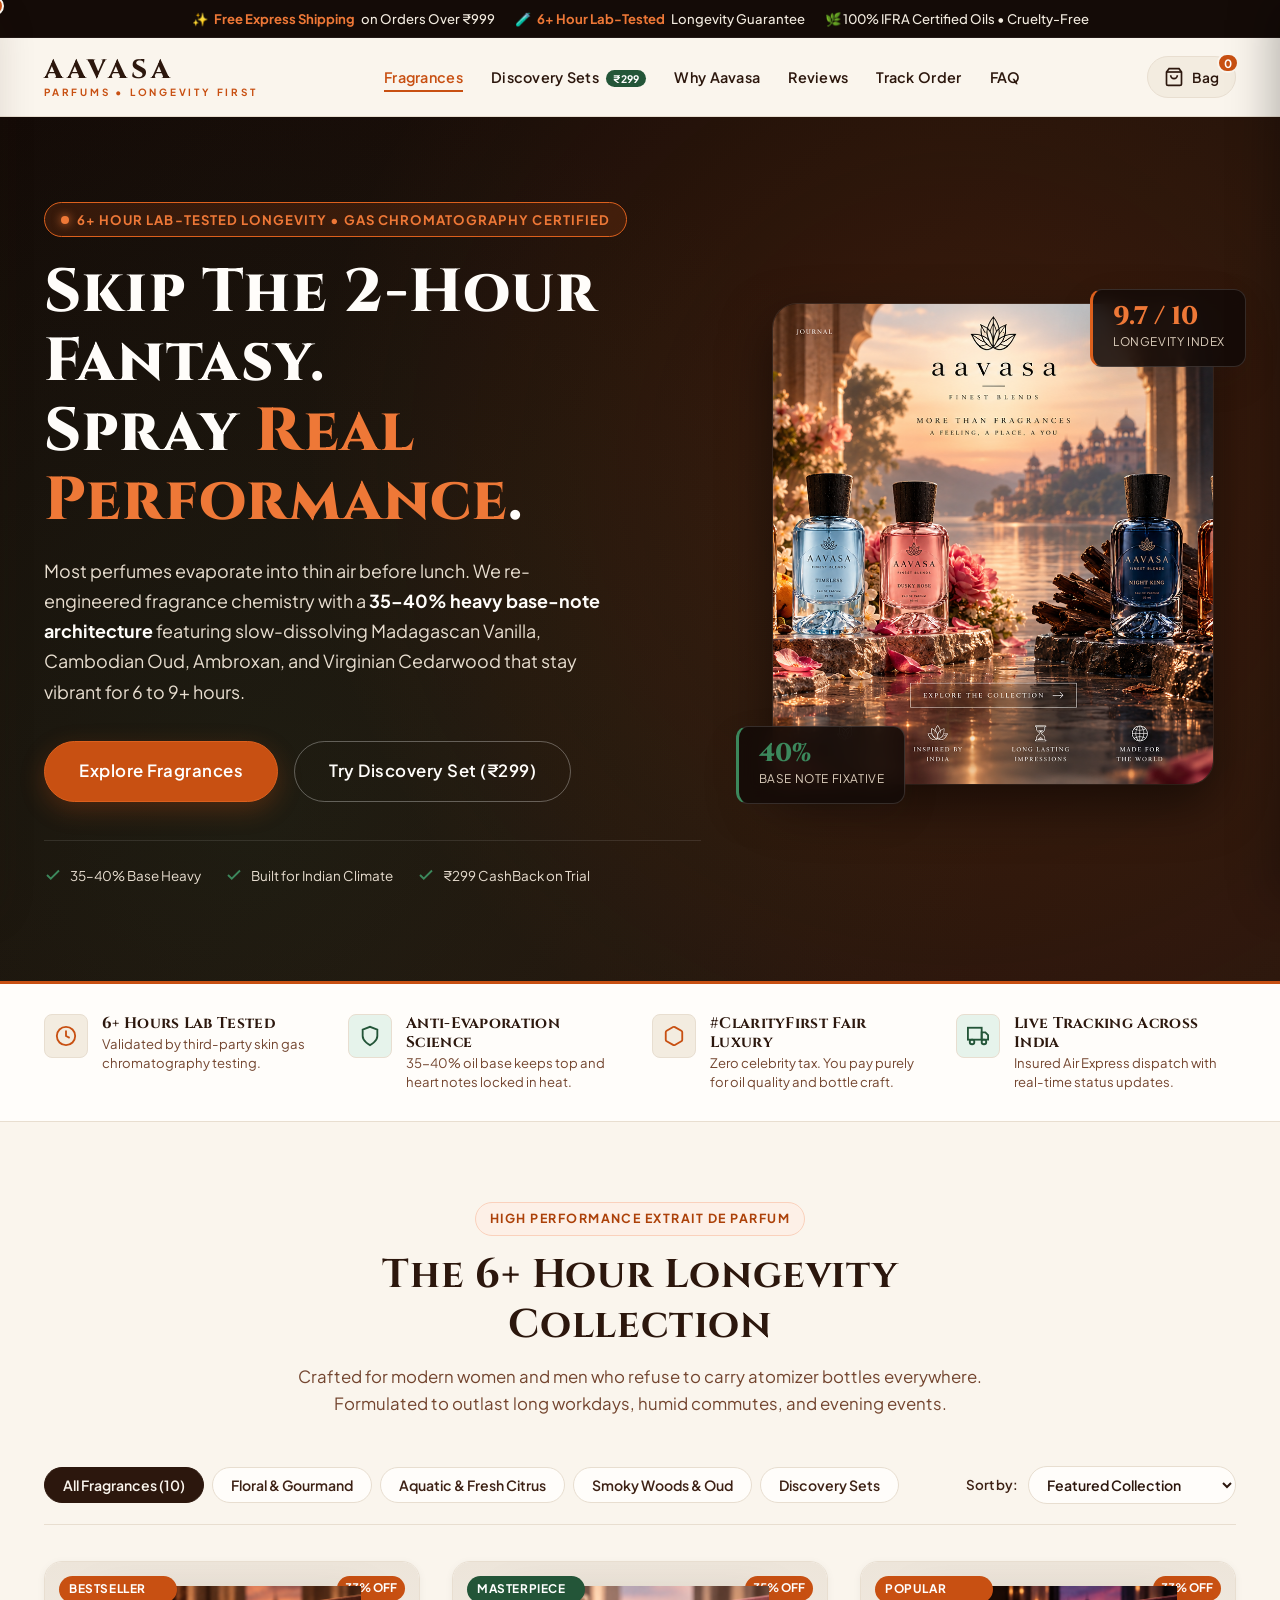
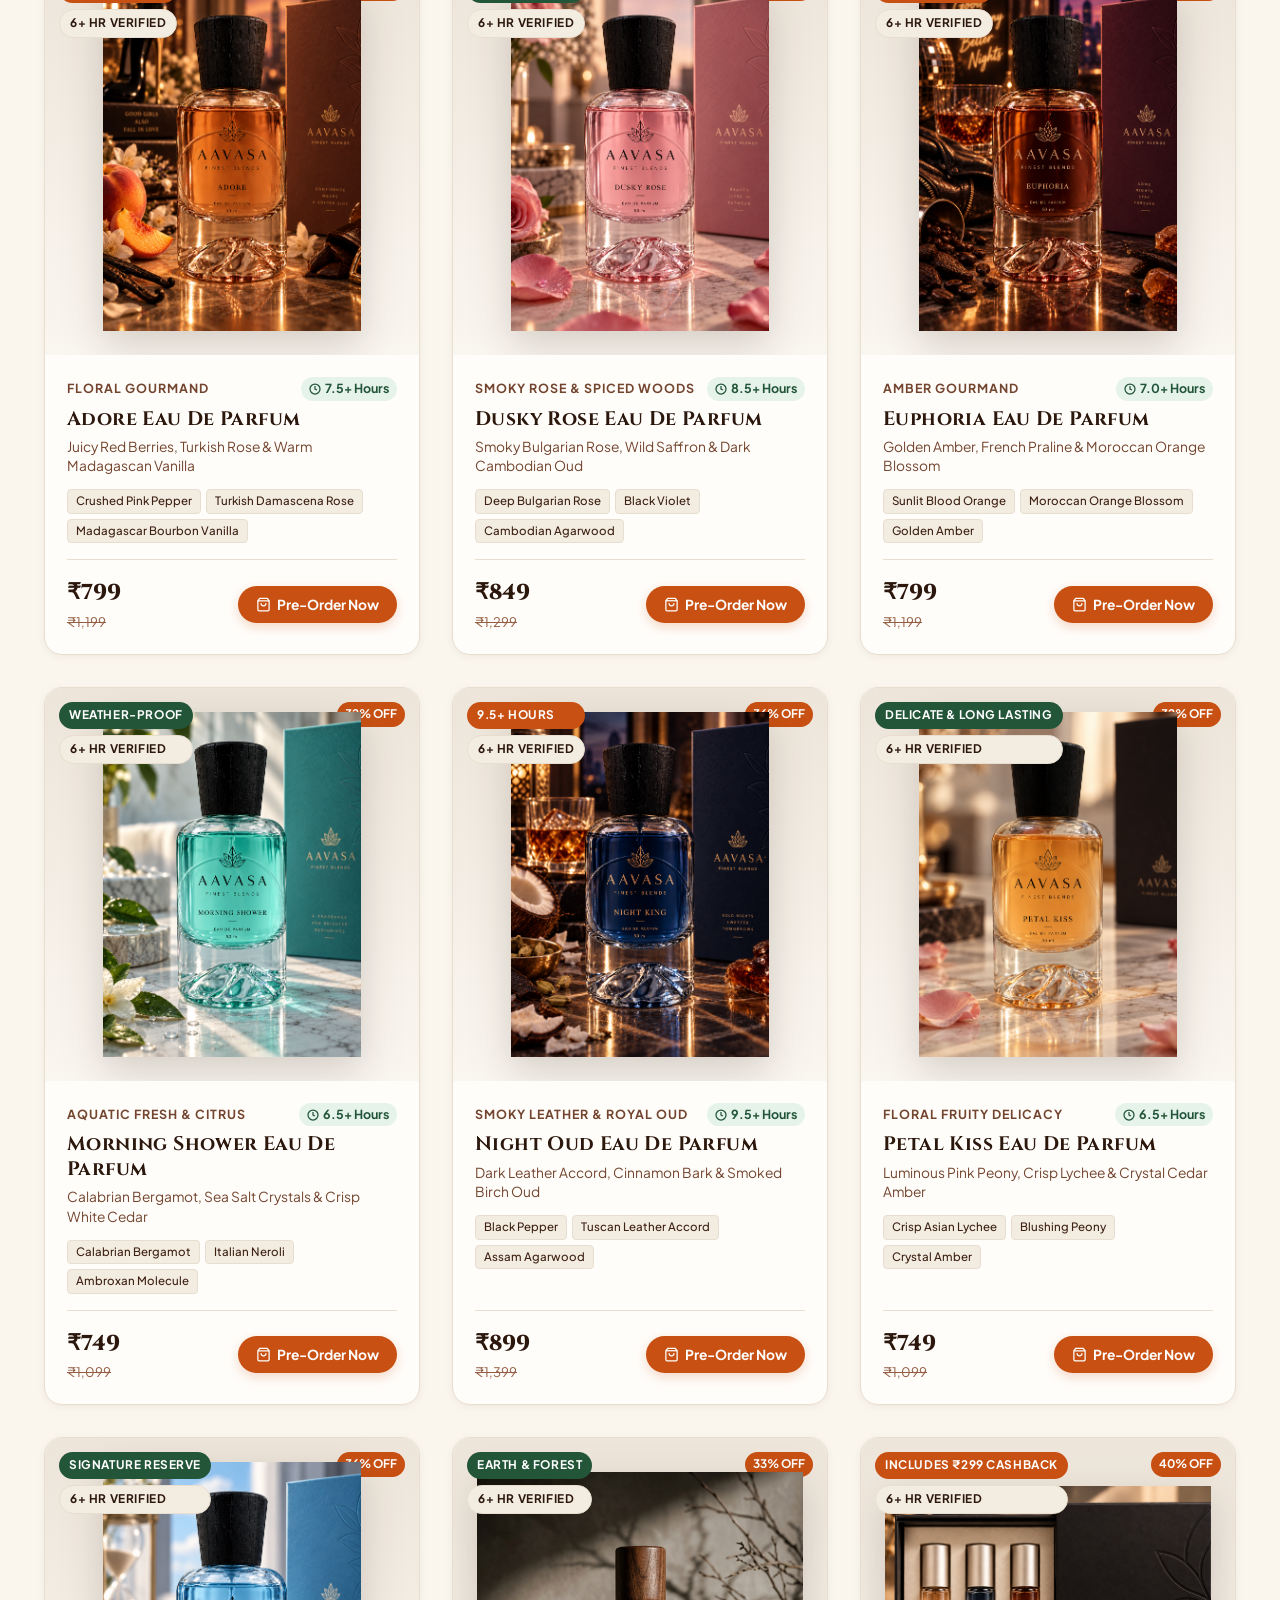
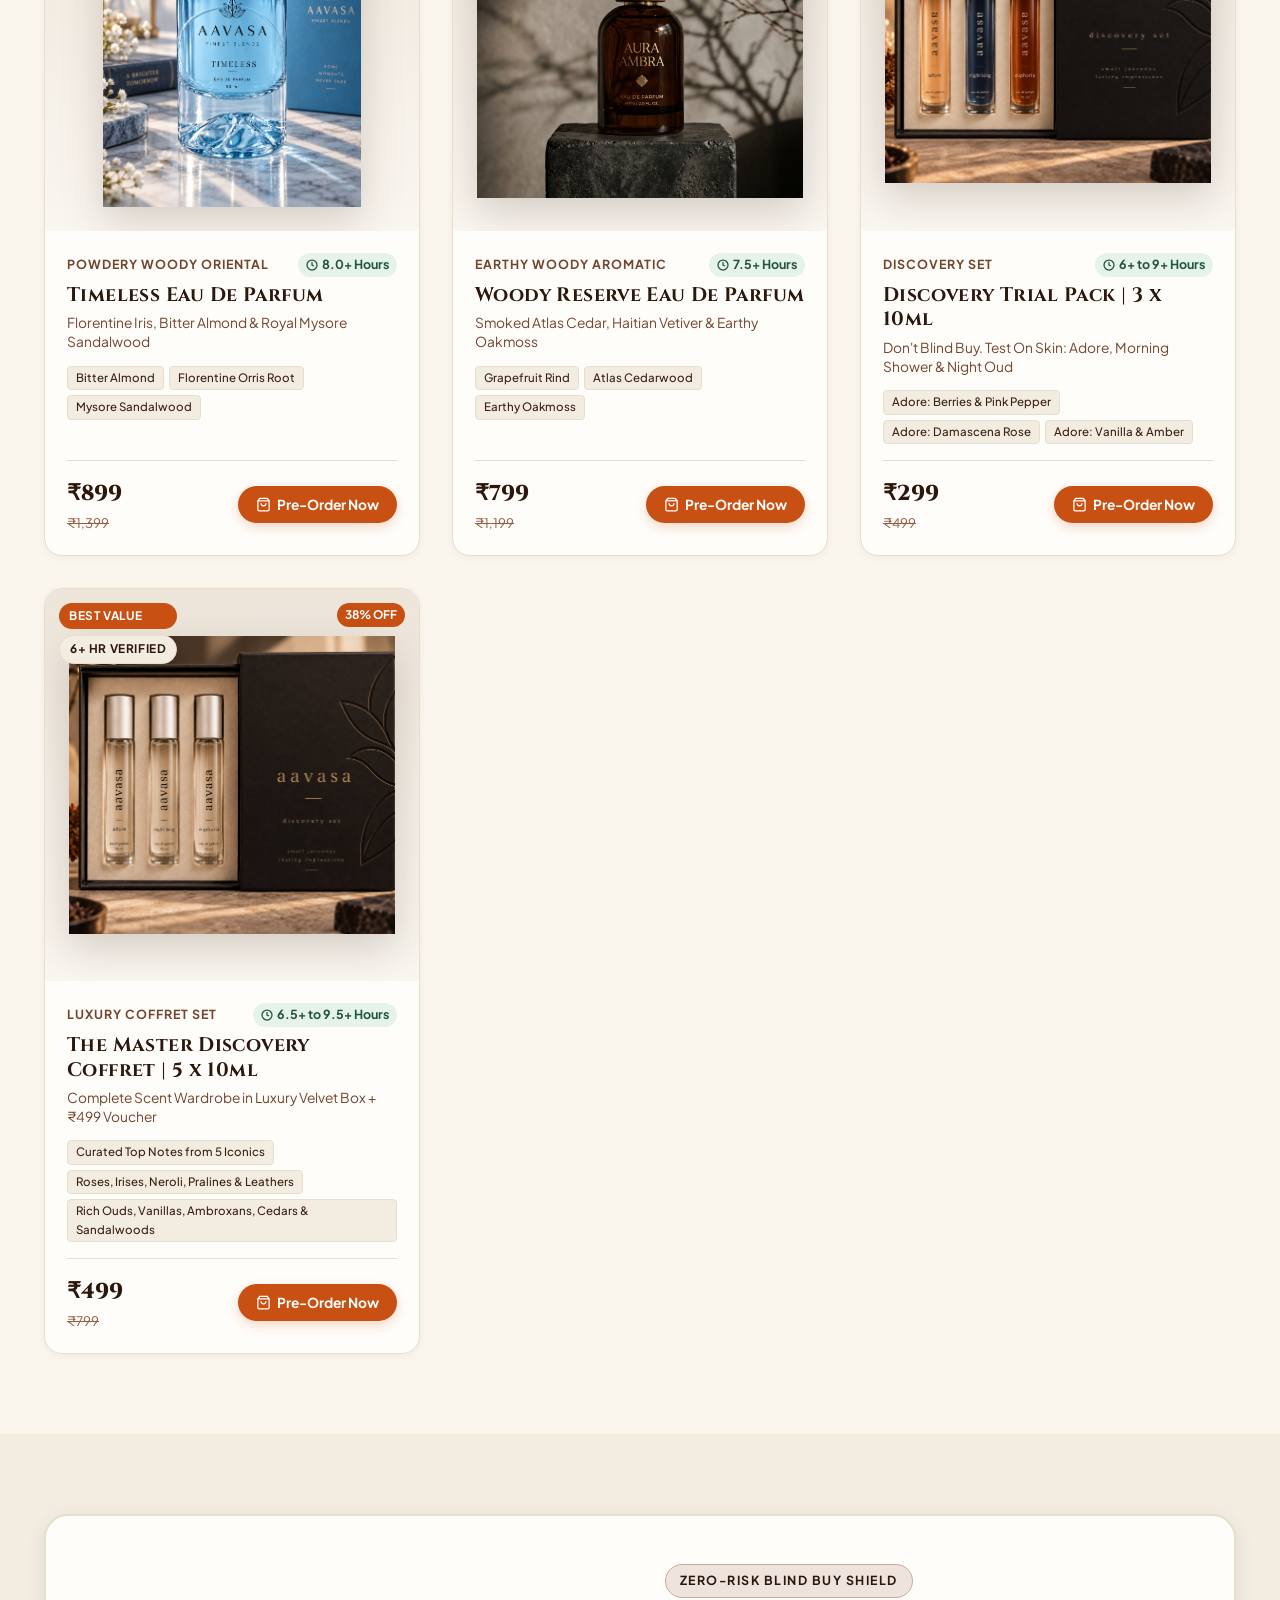
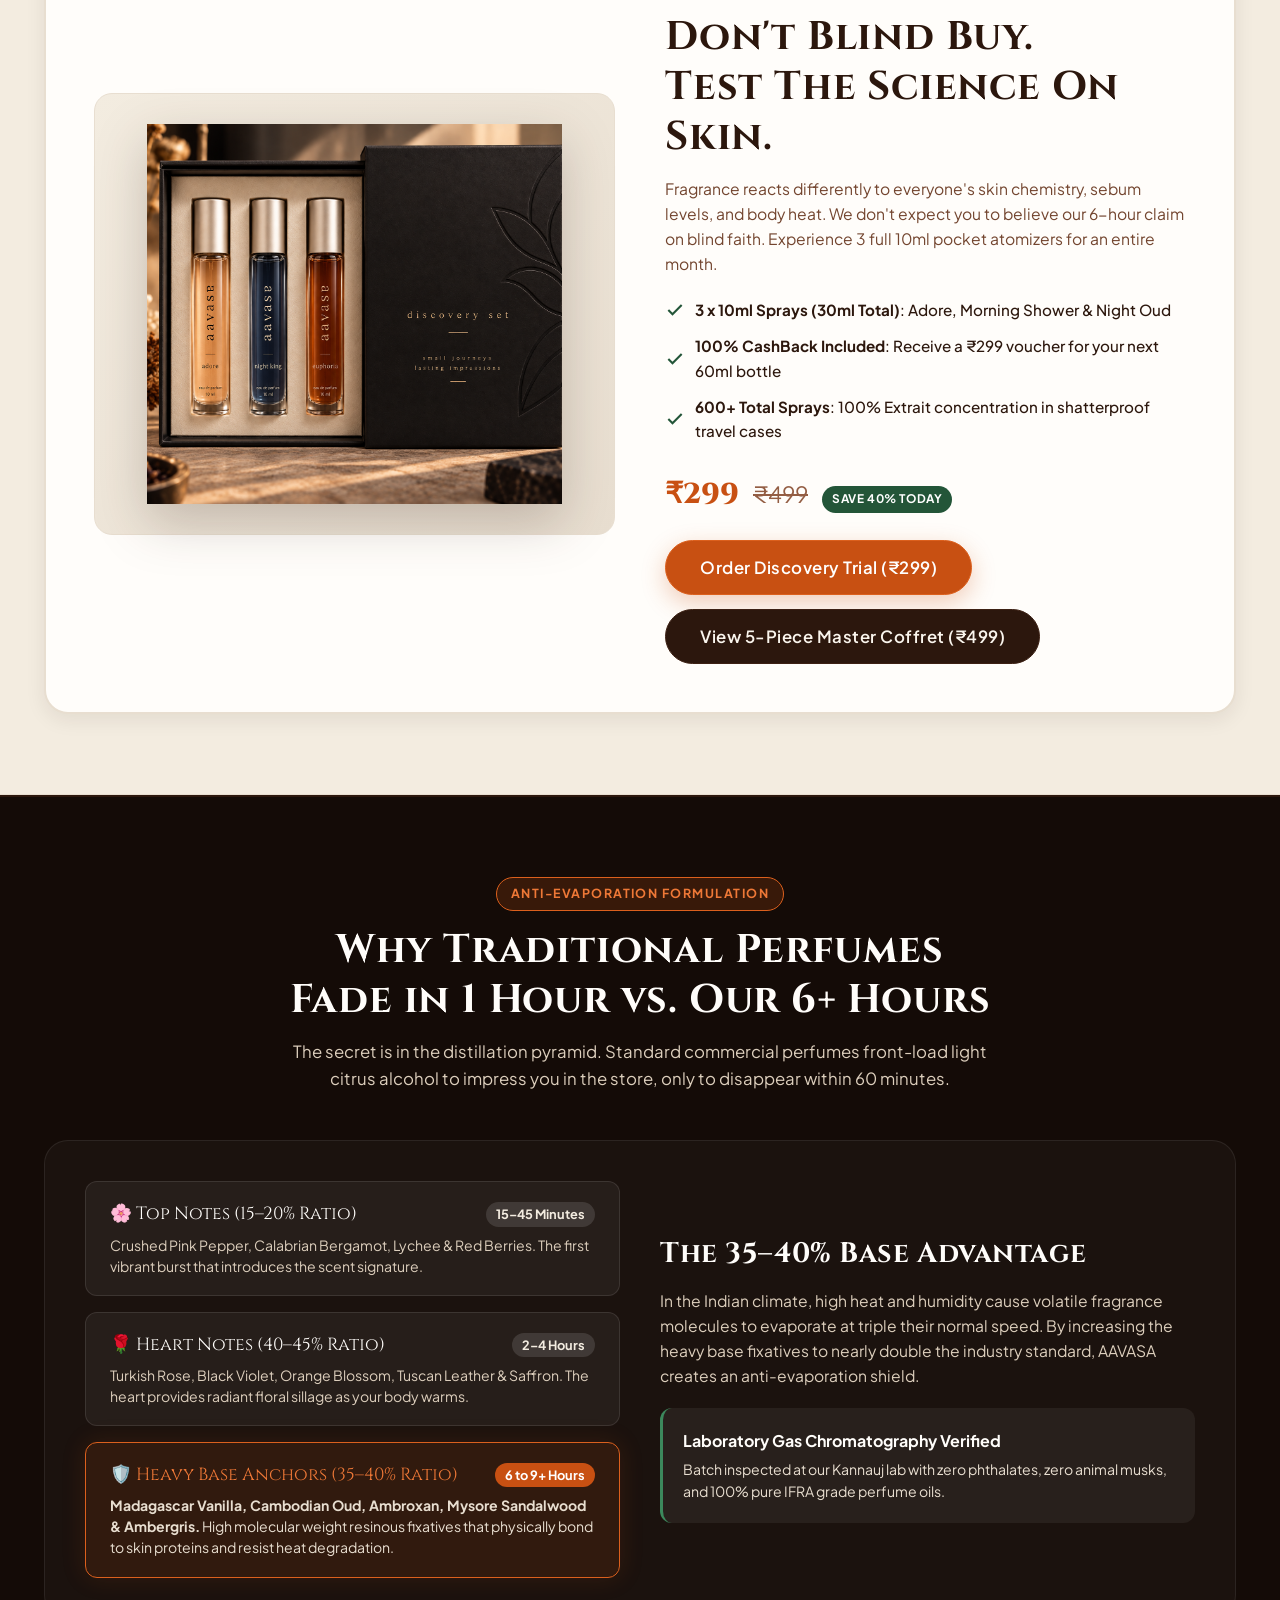
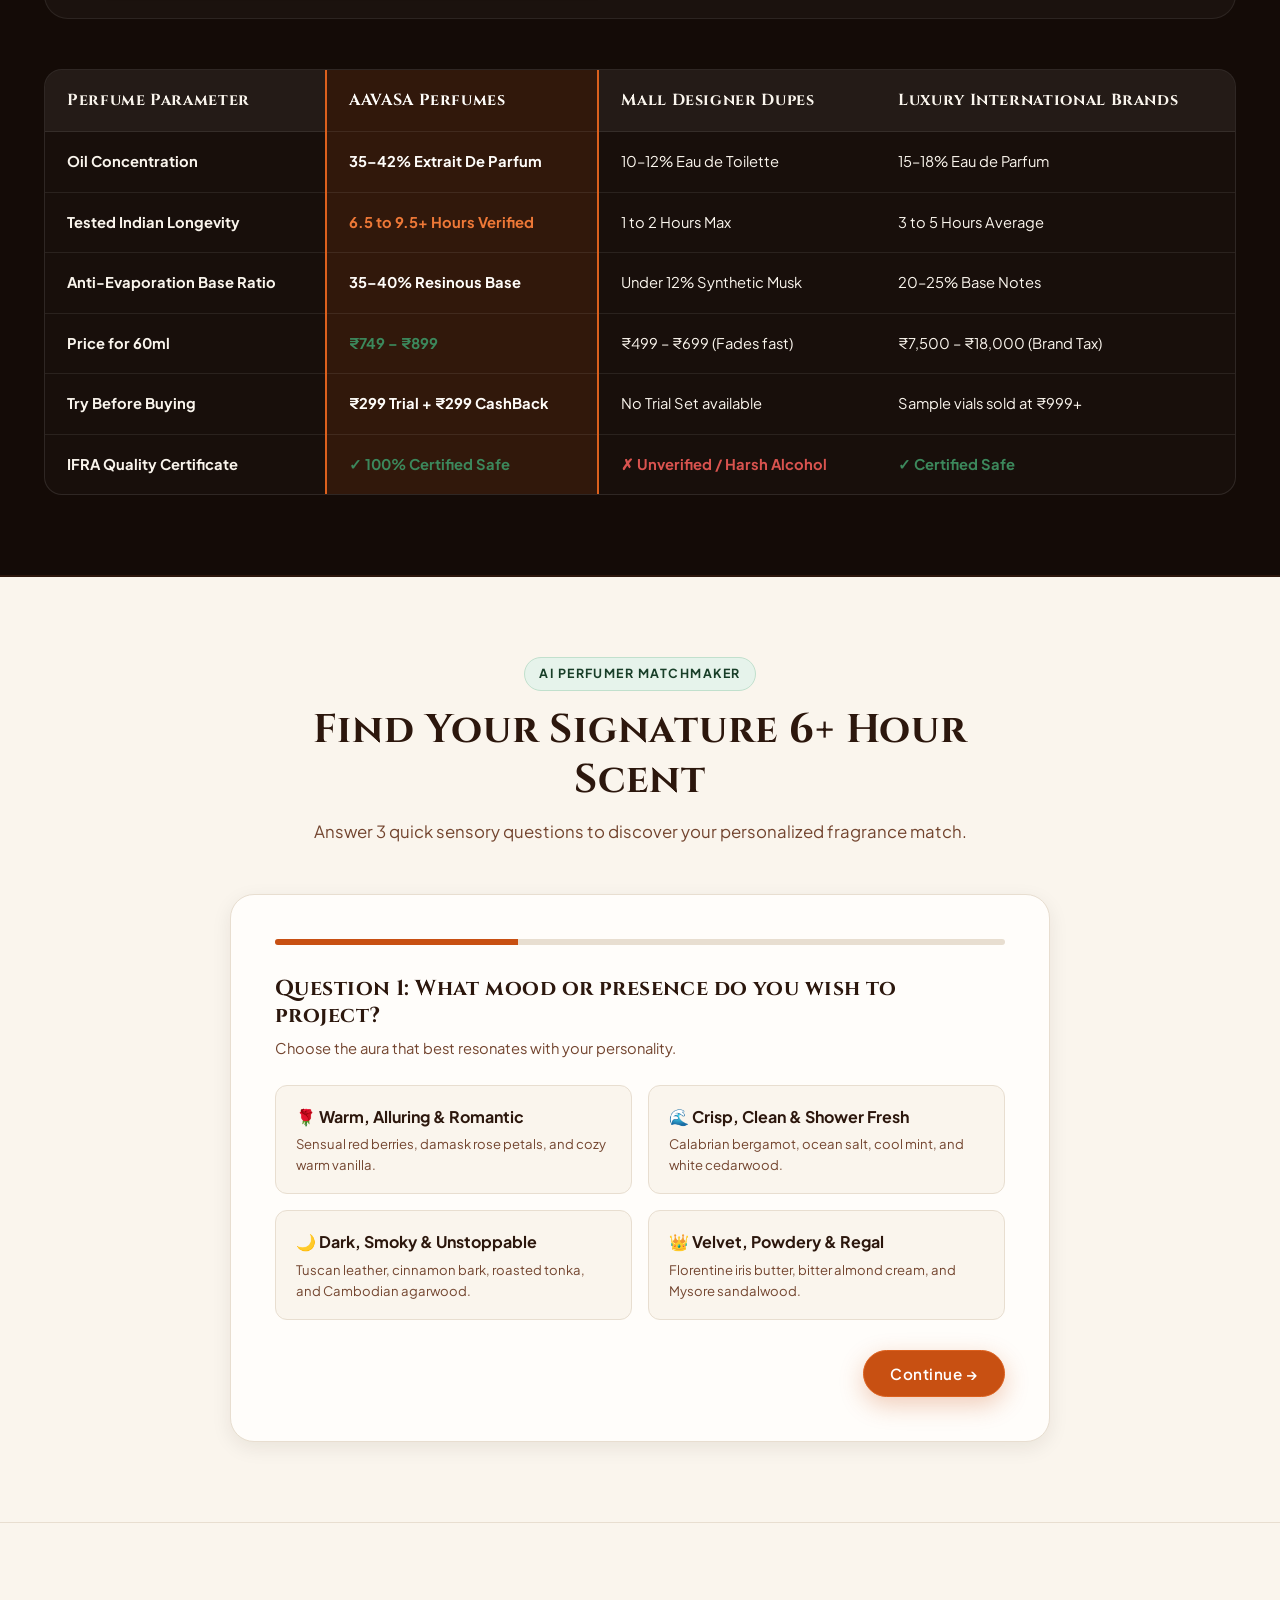
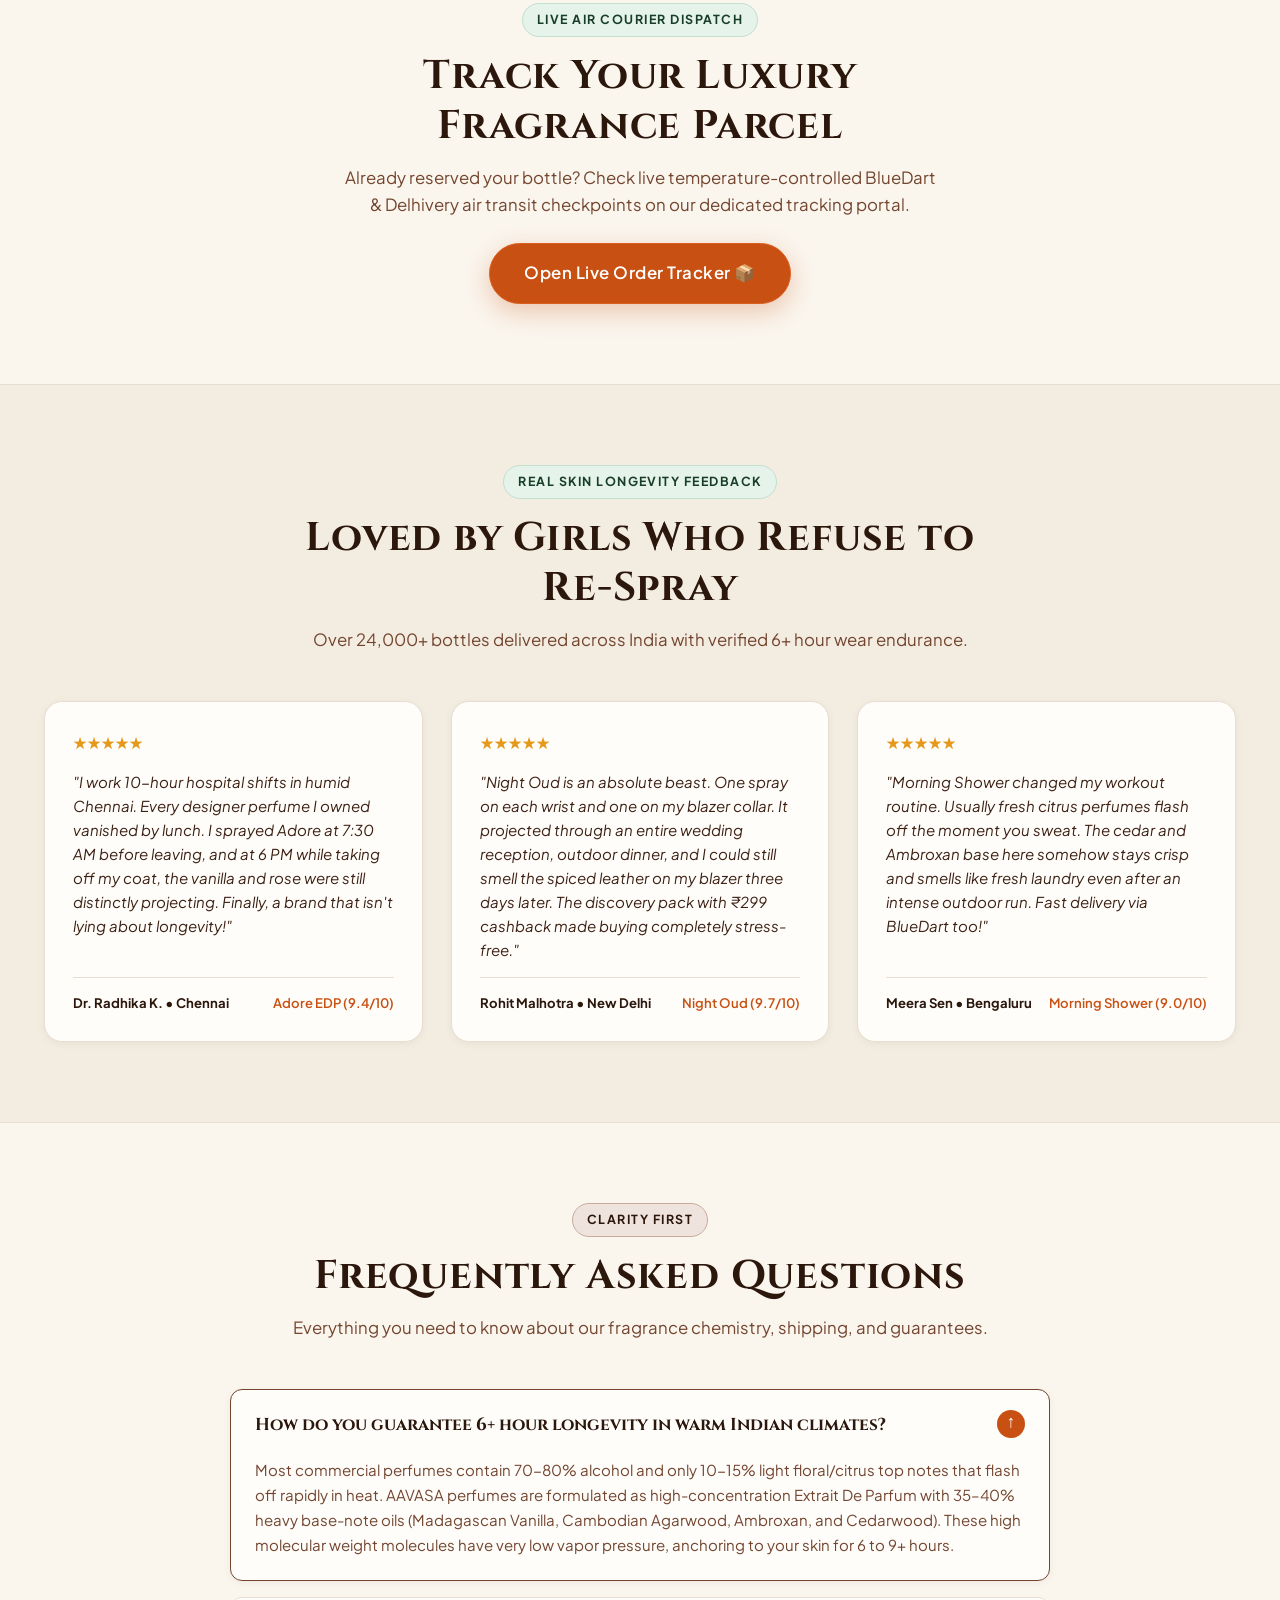
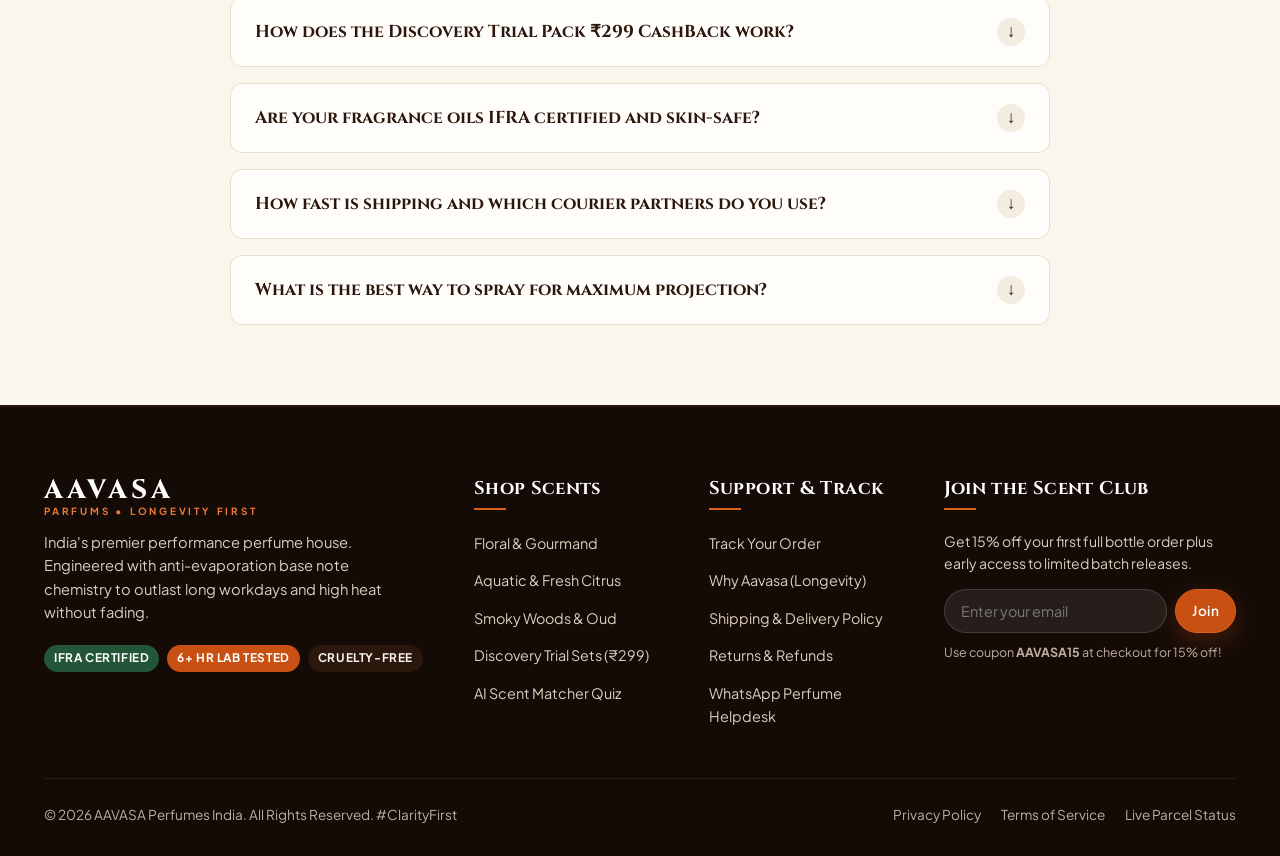
<file: index.html>
<!DOCTYPE html>
<html lang="en">
<head>
  <meta charset="UTF-8">
  <meta name="viewport" content="width=device-width, initial-scale=1.0">
  <title>AAVASA | 6+ Hour Lab-Tested Luxury Perfumes India</title>
  <meta name="description" content="Discover AAVASA long-lasting perfumes engineered with 35-40% heavy base-note architecture for 6+ hour lab-tested longevity. Made for Indian climate with #ClarityFirst pricing.">
  <link rel="icon" type="image/png" href="media/Adore.png">

  <!-- Core and Component Stylesheets -->
  <link rel="stylesheet" href="css/style.css">
  <link rel="stylesheet" href="css/components.css">
  <link rel="stylesheet" href="css/tracker.css">
</head>
<body>

  <!-- Top Announcement Bar -->
  <div class="announcement-bar">
    <div class="container announcement-content">
      <div class="announcement-items">
        <span class="announcement-item">
          ✨ <span class="announcement-highlight">Free Express Shipping</span> on Orders Over ₹999
        </span>
        <span class="announcement-item">
          🧪 <span class="announcement-highlight">6+ Hour Lab-Tested</span> Longevity Guarantee
        </span>
        <span class="announcement-item">
          🌿 100% IFRA Certified Oils • Cruelty-Free
        </span>
      </div>
    </div>
  </div>

  <!-- Main Site Header -->
  <header class="site-header">
    <div class="container header-inner">
      <!-- Mobile Menu Toggle Button -->
      <button class="action-btn menu-toggle-btn" id="mobileMenuToggle" aria-label="Open Navigation Menu">
        <svg width="22" height="22" viewBox="0 0 24 24" fill="none" stroke="currentColor" stroke-width="2">
          <line x1="3" y1="12" x2="21" y2="12"></line>
          <line x1="3" y1="6" x2="21" y2="6"></line>
          <line x1="3" y1="18" x2="21" y2="18"></line>
        </svg>
      </button>

      <!-- Brand Logo -->
      <a href="index.html" class="brand-logo">
        <span class="brand-logo-text">AAVASA</span>
        <span class="brand-logo-sub">Parfums • Longevity First</span>
      </a>

      <!-- Desktop Nav Links -->
      <nav aria-label="Main Navigation">
        <ul class="nav-links">
          <li><a href="#fragrances" class="nav-link active">Fragrances</a></li>
          <li><a href="#discovery" class="nav-link">Discovery Sets <span class="nav-badge-pill">₹299</span></a></li>
          <li><a href="#science" class="nav-link">Why Aavasa</a></li>
          <li><a href="#reviews" class="nav-link">Reviews</a></li>
          <li><a href="track.html" class="nav-link">Track Order</a></li>
          <li><a href="#faq" class="nav-link">FAQ</a></li>
        </ul>
      </nav>

      <!-- Header Action Buttons -->
      <div class="header-actions">
        <!-- Cart Button with Counter -->
        <button class="action-btn cart-action-btn cart-trigger-btn" aria-label="View Shopping Bag">
          <svg width="20" height="20" viewBox="0 0 24 24" fill="none" stroke="currentColor" stroke-width="2">
            <path d="M6 2L3 6v14a2 2 0 0 0 2 2h14a2 2 0 0 0 2-2V6l-3-4z"></path>
            <line x1="3" y1="6" x2="21" y2="6"></line>
            <path d="M16 10a4 4 0 0 1-8 0"></path>
          </svg>
          <span class="cart-btn-label">Bag</span>
          <span class="cart-counter">0</span>
        </button>
      </div>
    </div>
  </header>

  <!-- Mobile Drawer Menu -->
  <div class="mobile-nav-overlay" id="mobileNavOverlay"></div>
  <aside class="mobile-nav" id="mobileNav" aria-label="Mobile Navigation">
    <div class="mobile-nav-header">
      <div class="brand-logo">
        <span class="brand-logo-text fs-md">AAVASA</span>
        <span class="brand-logo-sub">Parfums • Longevity First</span>
      </div>
      <button class="action-btn" id="mobileNavClose" aria-label="Close Menu">✕</button>
    </div>
    <ul class="mobile-nav-links">
      <li><a href="#fragrances" class="mobile-nav-link">Fragrances <span>→</span></a></li>
      <li><a href="#discovery" class="mobile-nav-link">Discovery Trial Sets <span>₹299</span></a></li>
      <li><a href="#science" class="mobile-nav-link">Why Aavasa <span>→</span></a></li>
      <li><a href="#reviews" class="mobile-nav-link">Customer Reviews <span>★ 4.9</span></a></li>
      <li><a href="track.html" class="mobile-nav-link">Track Order <span>📦</span></a></li>
      <li><a href="#faq" class="mobile-nav-link">Help & FAQ <span>→</span></a></li>
    </ul>
    <div class="mobile-nav-footer-box">
      <button class="btn btn-primary btn-block cart-trigger-btn">
        View Pre-Order Bag (<span class="cart-counter">0</span>)
      </button>
    </div>
  </aside>

  <!-- Main Page Content -->
  <main>

    <!-- 1. HERO SECTION -->
    <section class="hero-section">
      <div class="hero-bg-overlay"></div>
      <div class="container hero-grid">
        <div class="hero-text-content">
          <div class="hero-pill-badge">
            <span class="dot"></span>
            6+ Hour Lab-Tested Longevity • Gas Chromatography Certified
          </div>
          <h1 class="hero-title">
            Skip The 2-Hour Fantasy.<br>
            Spray <span class="highlight-orange">Real Performance</span>.
          </h1>
          <p class="hero-subtitle">
            Most perfumes evaporate into thin air before lunch. We re-engineered fragrance chemistry with a 
            <strong class="text-cream-50">35–40% heavy base-note architecture</strong> featuring slow-dissolving 
            Madagascan Vanilla, Cambodian Oud, Ambroxan, and Virginian Cedarwood that stay vibrant for 6 to 9+ hours.
          </p>

          <div class="hero-ctas">
            <a href="#fragrances" class="btn btn-primary btn-lg">Explore Fragrances</a>
            <a href="#discovery" class="btn btn-outline btn-lg text-cream-50 border-translucent">
              Try Discovery Set (₹299)
            </a>
          </div>

          <div class="hero-trust-chips">
            <div class="trust-chip">
              <svg width="18" height="18" viewBox="0 0 24 24" fill="none" stroke="currentColor" stroke-width="2.5">
                <polyline points="20 6 9 17 4 12"></polyline>
              </svg>
              <span>35–40% Base Heavy</span>
            </div>
            <div class="trust-chip">
              <svg width="18" height="18" viewBox="0 0 24 24" fill="none" stroke="currentColor" stroke-width="2.5">
                <polyline points="20 6 9 17 4 12"></polyline>
              </svg>
              <span>Built for Indian Climate</span>
            </div>
            <div class="trust-chip">
              <svg width="18" height="18" viewBox="0 0 24 24" fill="none" stroke="currentColor" stroke-width="2.5">
                <polyline points="20 6 9 17 4 12"></polyline>
              </svg>
              <span>₹299 CashBack on Trial</span>
            </div>
          </div>
        </div>

        <div class="hero-visual-card">
          <div class="hero-img-wrap">
            <img src="media/hero.png" alt="AAVASA 6+ Hour Luxury Perfumes Showcase">
          </div>
          <div class="hero-floating-stat hero-stat-top">
            <div class="stat-num">9.7 / 10</div>
            <div class="stat-label">Longevity Index</div>
          </div>
          <div class="hero-floating-stat hero-stat-bottom">
            <div class="stat-num green">40%</div>
            <div class="stat-label">Base Note Fixative</div>
          </div>
        </div>
      </div>
    </section>

    <!-- 2. VALUE PROPOSITIONS BAR -->
    <section class="usp-bar">
      <div class="container usp-grid">
        <div class="usp-item">
          <div class="usp-icon-wrap">
            <svg width="22" height="22" viewBox="0 0 24 24" fill="none" stroke="currentColor" stroke-width="2">
              <circle cx="12" cy="12" r="10"></circle>
              <polyline points="12 6 12 12 16 14"></polyline>
            </svg>
          </div>
          <div class="usp-text">
            <h4>6+ Hours Lab Tested</h4>
            <p>Validated by third-party skin gas chromatography testing.</p>
          </div>
        </div>

        <div class="usp-item green-usp">
          <div class="usp-icon-wrap">
            <svg width="22" height="22" viewBox="0 0 24 24" fill="none" stroke="currentColor" stroke-width="2">
              <path d="M12 22s8-4 8-10V5l-8-3-8 3v7c0 6 8 10 8 10z"></path>
            </svg>
          </div>
          <div class="usp-text">
            <h4>Anti-Evaporation Science</h4>
            <p>35-40% oil base keeps top and heart notes locked in heat.</p>
          </div>
        </div>

        <div class="usp-item">
          <div class="usp-icon-wrap">
            <svg width="22" height="22" viewBox="0 0 24 24" fill="none" stroke="currentColor" stroke-width="2">
              <path d="M21 16V8a2 2 0 0 0-1-1.73l-7-4a2 2 0 0 0-2 0l-7 4A2 2 0 0 0 3 8v8a2 2 0 0 0 1 1.73l7 4a2 2 0 0 0 2 0l7-4A2 2 0 0 0 21 16z"></path>
            </svg>
          </div>
          <div class="usp-text">
            <h4>#ClarityFirst Fair Luxury</h4>
            <p>Zero celebrity tax. You pay purely for oil quality and bottle craft.</p>
          </div>
        </div>

        <div class="usp-item green-usp">
          <div class="usp-icon-wrap">
            <svg width="22" height="22" viewBox="0 0 24 24" fill="none" stroke="currentColor" stroke-width="2">
              <rect x="1" y="3" width="15" height="13"></rect>
              <polygon points="16 8 20 8 23 11 23 16 16 16 16 8"></polygon>
              <circle cx="5.5" cy="18.5" r="2.5"></circle>
              <circle cx="18.5" cy="18.5" r="2.5"></circle>
            </svg>
          </div>
          <div class="usp-text">
            <h4>Live Tracking Across India</h4>
            <p>Insured Air Express dispatch with real-time status updates.</p>
          </div>
        </div>
      </div>
    </section>

    <!-- 3. PRODUCT CATALOG SECTION -->
    <section class="section-padding catalog-section" id="fragrances">
      <div class="container">
        <div class="section-header">
          <div class="section-tag">High Performance Extrait De Parfum</div>
          <h2 class="section-title">The 6+ Hour Longevity Collection</h2>
          <p class="section-desc">
            Crafted for modern women and men who refuse to carry atomizer bottles everywhere. 
            Formulated to outlast long workdays, humid commutes, and evening events.
          </p>
        </div>

        <!-- Filter & Sort Controls -->
        <div class="catalog-toolbar">
          <div class="filter-pills" role="tablist">
            <button class="filter-btn active" data-category="all">All Fragrances (10)</button>
            <button class="filter-btn" data-category="floral">Floral & Gourmand</button>
            <button class="filter-btn" data-category="fresh">Aquatic & Fresh Citrus</button>
            <button class="filter-btn" data-category="woody">Smoky Woods & Oud</button>
            <button class="filter-btn" data-category="sets">Discovery Sets</button>
          </div>

          <div class="catalog-sort">
            <label for="catalogSortSelect" class="fs-meta">Sort by:</label>
            <select id="catalogSortSelect" class="sort-select">
              <option value="featured">Featured Collection</option>
              <option value="longevity">Longest Lasting (Hours)</option>
              <option value="price-asc">Price: Low to High</option>
              <option value="price-desc">Price: High to Low</option>
              <option value="rating">Highest Rated</option>
            </select>
          </div>
        </div>

        <!-- Dynamic Product Cards Grid (Populated via js/app.js) -->
        <div class="products-grid" id="productsGrid"></div>
      </div>
    </section>

    <!-- 4. DISCOVERY SET SPOTLIGHT SECTION -->
    <section class="section-padding discovery-spotlight-section" id="discovery">
      <div class="container">
        <div class="discovery-card-box">
          <div class="discovery-img-wrap">
            <img src="media/Dset 1.png" alt="AAVASA Discovery Trial Pack 3x10ml">
          </div>

          <div class="discovery-details">
            <div class="section-tag choco-tag">Zero-Risk Blind Buy Shield</div>
            <h2 class="section-title mb-14">Don't Blind Buy.<br>Test The Science On Skin.</h2>
            <p class="discovery-body-text">
              Fragrance reacts differently to everyone's skin chemistry, sebum levels, and body heat. 
              We don't expect you to believe our 6-hour claim on blind faith. Experience 3 full 10ml pocket atomizers 
              for an entire month.
            </p>

            <ul class="discovery-perks">
              <li class="discovery-perk-item">
                <svg width="20" height="20" viewBox="0 0 24 24" fill="none" stroke="currentColor" stroke-width="2.5">
                  <polyline points="20 6 9 17 4 12"></polyline>
                </svg>
                <span><strong>3 x 10ml Sprays (30ml Total)</strong>: Adore, Morning Shower & Night Oud</span>
              </li>
              <li class="discovery-perk-item">
                <svg width="20" height="20" viewBox="0 0 24 24" fill="none" stroke="currentColor" stroke-width="2.5">
                  <polyline points="20 6 9 17 4 12"></polyline>
                </svg>
                <span><strong>100% CashBack Included</strong>: Receive a ₹299 voucher for your next 60ml bottle</span>
              </li>
              <li class="discovery-perk-item">
                <svg width="20" height="20" viewBox="0 0 24 24" fill="none" stroke="currentColor" stroke-width="2.5">
                  <polyline points="20 6 9 17 4 12"></polyline>
                </svg>
                <span><strong>600+ Total Sprays</strong>: 100% Extrait concentration in shatterproof travel cases</span>
              </li>
            </ul>

            <div class="price-row-lg">
              <span class="current-price fs-lg text-orange-600">₹299</span>
              <span class="compare-price fs-md">₹499</span>
              <span class="badge badge-green">Save 40% Today</span>
            </div>

            <div class="btn-group-row">
              <button class="btn btn-primary btn-lg" id="orderDiscoveryTrioBtn">
                Order Discovery Trial (₹299)
              </button>
              <button class="btn btn-secondary btn-lg" id="viewMasterCoffretBtn">
                View 5-Piece Master Coffret (₹499)
              </button>
            </div>
          </div>
        </div>
      </div>
    </section>

    <!-- 5. LONGEVITY SCIENCE & COMPARISON SECTION -->
    <section class="section-padding science-section" id="science">
      <div class="container">
        <div class="section-header">
          <div class="section-tag tag-orange-tint">
            Anti-Evaporation Formulation
          </div>
          <h2 class="section-title">Why Traditional Perfumes Fade in 1 Hour vs. Our 6+ Hours</h2>
          <p class="section-desc">
            The secret is in the distillation pyramid. Standard commercial perfumes front-load light citrus alcohol 
            to impress you in the store, only to disappear within 60 minutes.
          </p>
        </div>

        <!-- Scent Pyramid Visualizer -->
        <div class="pyramid-wrapper">
          <div class="pyramid-grid">
            <div class="pyramid-levels">
              <div class="pyramid-tier">
                <div class="tier-header">
                  <span class="tier-title">🌸 Top Notes (15–20% Ratio)</span>
                  <span class="tier-duration">15–45 Minutes</span>
                </div>
                <p class="tier-desc">Crushed Pink Pepper, Calabrian Bergamot, Lychee & Red Berries. The first vibrant burst that introduces the scent signature.</p>
              </div>

              <div class="pyramid-tier">
                <div class="tier-header">
                  <span class="tier-title">🌹 Heart Notes (40–45% Ratio)</span>
                  <span class="tier-duration">2–4 Hours</span>
                </div>
                <p class="tier-desc">Turkish Rose, Black Violet, Orange Blossom, Tuscan Leather & Saffron. The heart provides radiant floral sillage as your body warms.</p>
              </div>

              <div class="pyramid-tier base-heavy">
                <div class="tier-header">
                  <span class="tier-title text-orange-400">🛡️ Heavy Base Anchors (35–40% Ratio)</span>
                  <span class="tier-duration orange">6 to 9+ Hours</span>
                </div>
                <p class="tier-desc text-cream-300">
                  <strong>Madagascar Vanilla, Cambodian Oud, Ambroxan, Mysore Sandalwood & Ambergris.</strong> 
                  High molecular weight resinous fixatives that physically bond to skin proteins and resist heat degradation.
                </p>
              </div>
            </div>

            <div>
              <h3 class="text-cream-50 mb-16">The 35–40% Base Advantage</h3>
              <p class="text-cream-400 mb-20">
                In the Indian climate, high heat and humidity cause volatile fragrance molecules to evaporate at triple 
                their normal speed. By increasing the heavy base fixatives to nearly double the industry standard, 
                AAVASA creates an anti-evaporation shield.
              </p>
              <div class="science-callout-box">
                <div class="text-cream-50 font-bold mb-4">Laboratory Gas Chromatography Verified</div>
                <div class="text-cream-300 fs-sm">
                  Batch inspected at our Kannauj lab with zero phthalates, zero animal musks, and 100% pure IFRA grade perfume oils.
                </div>
              </div>
            </div>
          </div>
        </div>

        <!-- Honest Comparison Table -->
        <div class="comparison-table-wrap">
          <table class="comparison-table">
            <thead>
              <tr>
                <th>Perfume Parameter</th>
                <th class="col-brand">AAVASA Perfumes</th>
                <th>Mall Designer Dupes</th>
                <th>Luxury International Brands</th>
              </tr>
            </thead>
            <tbody>
              <tr>
                <td><strong>Oil Concentration</strong></td>
                <td class="col-brand"><strong>35–42% Extrait De Parfum</strong></td>
                <td>10–12% Eau de Toilette</td>
                <td>15–18% Eau de Parfum</td>
              </tr>
              <tr>
                <td><strong>Tested Indian Longevity</strong></td>
                <td class="col-brand"><strong class="text-orange-400">6.5 to 9.5+ Hours Verified</strong></td>
                <td>1 to 2 Hours Max</td>
                <td>3 to 5 Hours Average</td>
              </tr>
              <tr>
                <td><strong>Anti-Evaporation Base Ratio</strong></td>
                <td class="col-brand"><strong>35–40% Resinous Base</strong></td>
                <td>Under 12% Synthetic Musk</td>
                <td>20–25% Base Notes</td>
              </tr>
              <tr>
                <td><strong>Price for 60ml</strong></td>
                <td class="col-brand"><strong class="text-green-500">₹749 – ₹899</strong></td>
                <td>₹499 – ₹699 (Fades fast)</td>
                <td>₹7,500 – ₹18,000 (Brand Tax)</td>
              </tr>
              <tr>
                <td><strong>Try Before Buying</strong></td>
                <td class="col-brand"><strong>₹299 Trial + ₹299 CashBack</strong></td>
                <td>No Trial Set available</td>
                <td>Sample vials sold at ₹999+</td>
              </tr>
              <tr>
                <td><strong>IFRA Quality Certificate</strong></td>
                <td class="col-brand"><span class="check-icon">✓ 100% Certified Safe</span></td>
                <td><span class="cross-icon">✗ Unverified / Harsh Alcohol</span></td>
                <td><span class="check-icon">✓ Certified Safe</span></td>
              </tr>
            </tbody>
          </table>
        </div>
      </div>
    </section>

    <!-- 6. INTERACTIVE SCENT FINDER QUIZ -->
    <section class="section-padding quiz-section" id="quiz">
      <div class="container">
        <div class="section-header">
          <div class="section-tag green-tag">AI Perfumer Matchmaker</div>
          <h2 class="section-title">Find Your Signature 6+ Hour Scent</h2>
          <p class="section-desc">Answer 3 quick sensory questions to discover your personalized fragrance match.</p>
        </div>

        <div class="quiz-container">
          <!-- Step Progress Bar -->
          <div class="quiz-progress-bar">
            <div class="quiz-progress-fill" id="quizProgressFill"></div>
          </div>

          <div id="quizFormWrap">
            <!-- Step 1: Vibe -->
            <div class="quiz-step-pane" id="quizStep1" data-step="1">
              <h3 class="quiz-step-title">Question 1: What mood or presence do you wish to project?</h3>
              <p class="quiz-step-subtitle">Choose the aura that best resonates with your personality.</p>
              <div class="quiz-options-grid">
                <div class="quiz-option-card" data-step="1" data-value="romantic">
                  <span class="option-title">🌹 Warm, Alluring & Romantic</span>
                  <span class="option-desc">Sensual red berries, damask rose petals, and cozy warm vanilla.</span>
                </div>
                <div class="quiz-option-card" data-step="1" data-value="fresh">
                  <span class="option-title">🌊 Crisp, Clean & Shower Fresh</span>
                  <span class="option-desc">Calabrian bergamot, ocean salt, cool mint, and white cedarwood.</span>
                </div>
                <div class="quiz-option-card" data-step="1" data-value="mysterious">
                  <span class="option-title">🌙 Dark, Smoky & Unstoppable</span>
                  <span class="option-desc">Tuscan leather, cinnamon bark, roasted tonka, and Cambodian agarwood.</span>
                </div>
                <div class="quiz-option-card" data-step="1" data-value="sophisticated">
                  <span class="option-title">👑 Velvet, Powdery & Regal</span>
                  <span class="option-desc">Florentine iris butter, bitter almond cream, and Mysore sandalwood.</span>
                </div>
              </div>
            </div>

            <!-- Step 2: Occasion -->
            <div class="quiz-step-pane d-none" id="quizStep2" data-step="2">
              <h3 class="quiz-step-title">Question 2: Where will you wear this fragrance most?</h3>
              <p class="quiz-step-subtitle">Helps our perfumer calculate projection radius and concentration.</p>
              <div class="quiz-options-grid">
                <div class="quiz-option-card" data-step="2" data-value="daily">
                  <span class="option-title">💼 Daily Office & College Wear</span>
                  <span class="option-desc">Polished, fresh, non-cloying sillage that lasts all 8 hours.</span>
                </div>
                <div class="quiz-option-card" data-step="2" data-value="date">
                  <span class="option-title">🍷 Intimate Dinners & Date Nights</span>
                  <span class="option-desc">Hypnotic projection within 3-5 feet that invites hugs and compliments.</span>
                </div>
                <div class="quiz-option-card" data-step="2" data-value="events">
                  <span class="option-title">✨ Weddings, Galas & Statement Nights</span>
                  <span class="option-desc">Maximum projection that commands the room and stays till morning.</span>
                </div>
                <div class="quiz-option-card" data-step="2" data-value="active">
                  <span class="option-title">☀️ Outdoor Summer & Gym Workouts</span>
                  <span class="option-desc">High Ambroxan sweat-proof formulation that keeps smelling clean.</span>
                </div>
              </div>
            </div>

            <!-- Step 3: Note Preference -->
            <div class="quiz-step-pane d-none" id="quizStep3" data-step="3">
              <h3 class="quiz-step-title">Question 3: Which scent family calls to your senses?</h3>
              <p class="quiz-step-subtitle">Final piece to lock in your exact olfactory match.</p>
              <div class="quiz-options-grid">
                <div class="quiz-option-card" data-step="3" data-value="sweet">
                  <span class="option-title">🍯 Sweet Vanilla Gourmand</span>
                  <span class="option-desc">Bourbon vanilla, praline, golden honey, and tonka bean.</span>
                </div>
                <div class="quiz-option-card" data-step="3" data-value="citrus">
                  <span class="option-title">🍋 Sparkling Citrus & Aquatic</span>
                  <span class="option-desc">Italian neroli, crushed sea salt, bergamot, and clean musks.</span>
                </div>
                <div class="quiz-option-card" data-step="3" data-value="oud">
                  <span class="option-title">🪵 Heavy Amber & Cambodian Oud</span>
                  <span class="option-desc">Smoky incense, dark woods, rich ambergris, and spiced leather.</span>
                </div>
                <div class="quiz-option-card" data-step="3" data-value="woody">
                  <span class="option-title">🌲 Forest Cedar & Green Vetiver</span>
                  <span class="option-desc">Rain-soaked oakmoss, earthy vetiver roots, and atlas cedarwood.</span>
                </div>
              </div>
            </div>

            <!-- Quiz Nav Buttons -->
            <div class="quiz-nav-btns">
              <button class="btn btn-outline v-hidden" id="quizPrevBtn">← Back</button>
              <button class="btn btn-primary" id="quizNextBtn">Continue →</button>
            </div>
          </div>

          <!-- Matched Perfume Result Area -->
          <div class="quiz-result-wrap" id="quizResultWrap">
            <span class="badge badge-green badge-match">Perfect Olfactory Match Found!</span>
            <h3 class="fs-lg font-serif mt-12">Your Signature Fragrance</h3>
            
            <div class="result-perfume-box">
              <img id="matchImg" src="media/Adore.png" alt="Matched Fragrance">
              <div>
                <div id="matchFamily" class="text-orange-600 font-bold fs-xs text-uppercase"></div>
                <h4 id="matchTitle" class="text-choco-800 mb-8 fs-md"></h4>
                <p id="matchDesc" class="text-muted fs-sm mb-12"></p>
                <div class="flex-align-gap mb-14">
                  <span id="matchPrice" class="font-serif font-bold text-choco-800 fs-md"></span>
                  <span class="text-green-700 font-bold fs-xs">6+ Hour Tested</span>
                </div>
                <div class="btn-group-row">
                  <button class="btn btn-primary btn-sm" id="matchAddBtn">Pre-Order Matched Scent</button>
                  <button class="btn btn-outline btn-sm" id="quizRestartBtn">Retake Quiz</button>
                </div>
              </div>
            </div>
          </div>
        </div>
      </div>
    </section>

    <!-- 7. ORDER TRACKING GATEWAY BANNER -->
    <section class="section-padding tracking-banner-section" id="track">
      <div class="container tracking-banner-card">
        <div class="section-tag green-tag">Live Air Courier Dispatch</div>
        <h2 class="section-title">Track Your Luxury Fragrance Parcel</h2>
        <p class="section-desc mb-24">
          Already reserved your bottle? Check live temperature-controlled BlueDart &amp; Delhivery air transit checkpoints on our dedicated tracking portal.
        </p>
        <a href="track.html" class="btn btn-primary btn-lg">
          Open Live Order Tracker 📦
        </a>
      </div>
    </section>

    <!-- 8. VERIFIED CUSTOMER REVIEWS -->
    <section class="section-padding reviews-section" id="reviews">
      <div class="container">
        <div class="section-header">
          <div class="section-tag green-tag">Real Skin Longevity Feedback</div>
          <h2 class="section-title">Loved by Girls Who Refuse to Re-Spray</h2>
          <p class="section-desc">Over 24,000+ bottles delivered across India with verified 6+ hour wear endurance.</p>
        </div>

        <div class="reviews-grid">
          <div class="review-card">
            <div class="review-stars">★★★★★</div>
            <p class="review-text">
              "I work 10-hour hospital shifts in humid Chennai. Every designer perfume I owned vanished by lunch. 
              I sprayed Adore at 7:30 AM before leaving, and at 6 PM while taking off my coat, the vanilla and rose were 
              still distinctly projecting. Finally, a brand that isn't lying about longevity!"
            </p>
            <div class="review-meta">
              <span class="reviewer-name">Dr. Radhika K. • Chennai</span>
              <span class="review-perfume-tag">Adore EDP (9.4/10)</span>
            </div>
          </div>

          <div class="review-card">
            <div class="review-stars">★★★★★</div>
            <p class="review-text">
              "Night Oud is an absolute beast. One spray on each wrist and one on my blazer collar. It projected through 
              an entire wedding reception, outdoor dinner, and I could still smell the spiced leather on my blazer three days later. 
              The discovery pack with ₹299 cashback made buying completely stress-free."
            </p>
            <div class="review-meta">
              <span class="reviewer-name">Rohit Malhotra • New Delhi</span>
              <span class="review-perfume-tag">Night Oud (9.7/10)</span>
            </div>
          </div>

          <div class="review-card">
            <div class="review-stars">★★★★★</div>
            <p class="review-text">
              "Morning Shower changed my workout routine. Usually fresh citrus perfumes flash off the moment you sweat. 
              The cedar and Ambroxan base here somehow stays crisp and smells like fresh laundry even after an intense outdoor run. 
              Fast delivery via BlueDart too!"
            </p>
            <div class="review-meta">
              <span class="reviewer-name">Meera Sen • Bengaluru</span>
              <span class="review-perfume-tag">Morning Shower (9.0/10)</span>
            </div>
          </div>
        </div>
      </div>
    </section>

    <!-- 9. FAQ ACCORDION -->
    <section class="section-padding faq-section" id="faq">
      <div class="container">
        <div class="section-header">
          <div class="section-tag choco-tag">Clarity First</div>
          <h2 class="section-title">Frequently Asked Questions</h2>
          <p class="section-desc">Everything you need to know about our fragrance chemistry, shipping, and guarantees.</p>
        </div>

        <div class="faq-list">
          <div class="faq-item active">
            <button class="faq-question">
              <span>How do you guarantee 6+ hour longevity in warm Indian climates?</span>
              <span class="faq-icon">↓</span>
            </button>
            <div class="faq-answer">
              <p>
                Most commercial perfumes contain 70-80% alcohol and only 10-15% light floral/citrus top notes that 
                flash off rapidly in heat. AAVASA perfumes are formulated as high-concentration Extrait De Parfum 
                with 35–40% heavy base-note oils (Madagascan Vanilla, Cambodian Agarwood, Ambroxan, and Cedarwood). 
                These high molecular weight molecules have very low vapor pressure, anchoring to your skin for 6 to 9+ hours.
              </p>
            </div>
          </div>

          <div class="faq-item">
            <button class="faq-question">
              <span>How does the Discovery Trial Pack ₹299 CashBack work?</span>
              <span class="faq-icon">↓</span>
            </button>
            <div class="faq-answer">
              <p>
                When you purchase the 3 x 10ml Discovery Trial Pack for ₹299, an instant ₹299 gift voucher code 
                is sent to your WhatsApp and email. When you decide which scent you love most, simply enter that code 
                at checkout on any 60ml full bottle purchase, making the trial set essentially 100% free!
              </p>
            </div>
          </div>

          <div class="faq-item">
            <button class="faq-question">
              <span>Are your fragrance oils IFRA certified and skin-safe?</span>
              <span class="faq-icon">↓</span>
            </button>
            <div class="faq-answer">
              <p>
                Yes, 100%. All AAVASA perfume concentrates are compliant with the International Fragrance Association 
                (IFRA) 51st Amendment standards. We use non-denatured, grain-derived natural perfumer's alcohol without 
                phthalates, parabens, or harsh synthetic dyes.
              </p>
            </div>
          </div>

          <div class="faq-item">
            <button class="faq-question">
              <span>How fast is shipping and which courier partners do you use?</span>
              <span class="faq-icon">↓</span>
            </button>
            <div class="faq-answer">
              <p>
                We dispatch all orders via BlueDart Air Express and Delhivery Priority within 24 hours from our Kannauj 
                perfuemry facility. Metro cities (Mumbai, Delhi NCR, Bengaluru, Hyderabad) receive delivery within 2–3 business days. 
                Rest of India takes 3–5 business days. You will receive live SMS and WhatsApp tracking links the moment your package departs.
              </p>
            </div>
          </div>

          <div class="faq-item">
            <button class="faq-question">
              <span>What is the best way to spray for maximum projection?</span>
              <span class="faq-icon">↓</span>
            </button>
            <div class="faq-answer">
              <p>
                Apply 3 to 5 sprays: one behind each ear on warm pulse points, one on the collarbones, and one on your outer clothes 
                (jacket lapels or shirt collar). Fabric fibers don't produce body heat, which lets the heart notes linger for up to 24 hours!
              </p>
            </div>
          </div>
        </div>
      </div>
    </section>

  </main>

  <!-- Luxury Site Footer -->
  <footer class="site-footer">
    <div class="container">
      <div class="footer-grid">
        <div class="footer-col footer-about">
          <div class="brand-logo mb-14">
            <span class="brand-logo-text text-cream-50">AAVASA</span>
            <span class="brand-logo-sub text-orange-400">Parfums • Longevity First</span>
          </div>
          <p>
            India's premier performance perfume house. Engineered with anti-evaporation base note chemistry to 
            outlast long workdays and high heat without fading.
          </p>
          <div class="footer-badge-list">
            <span class="badge badge-green">IFRA Certified</span>
            <span class="badge badge-orange">6+ Hr Lab Tested</span>
            <span class="badge badge-choco">Cruelty-Free</span>
          </div>
        </div>

        <div class="footer-col">
          <h4>Shop Scents</h4>
          <ul class="footer-links">
            <li><a href="#fragrances" class="footer-link">Floral & Gourmand</a></li>
            <li><a href="#fragrances" class="footer-link">Aquatic & Fresh Citrus</a></li>
            <li><a href="#fragrances" class="footer-link">Smoky Woods & Oud</a></li>
            <li><a href="#discovery" class="footer-link">Discovery Trial Sets (₹299)</a></li>
            <li><a href="#quiz" class="footer-link">AI Scent Matcher Quiz</a></li>
          </ul>
        </div>

        <div class="footer-col">
          <h4>Support & Track</h4>
          <ul class="footer-links">
            <li><a href="track.html" class="footer-link">Track Your Order</a></li>
            <li><a href="#science" class="footer-link">Why Aavasa (Longevity)</a></li>
            <li><a href="#faq" class="footer-link">Shipping & Delivery Policy</a></li>
            <li><a href="#faq" class="footer-link">Returns & Refunds</a></li>
            <li><a href="https://wa.me/919820012345" target="_blank" class="footer-link">WhatsApp Perfume Helpdesk</a></li>
          </ul>
        </div>

        <div class="footer-col">
          <h4>Join the Scent Club</h4>
          <p class="text-cream-400 fs-sm mb-10">
            Get 15% off your first full bottle order plus early access to limited batch releases.
          </p>
          <form class="footer-newsletter-form" id="footerNewsletterForm">
            <input type="email" class="footer-newsletter-input" placeholder="Enter your email" required>
            <button type="submit" class="btn btn-primary btn-sm">Join</button>
          </form>
          <div class="footer-newsletter-hint">
            Use coupon <strong>AAVASA15</strong> at checkout for 15% off!
          </div>
        </div>
      </div>

      <div class="footer-bottom">
        <div>
          © 2026 AAVASA Perfumes India. All Rights Reserved. #ClarityFirst
        </div>
        <div class="footer-bottom-links">
          <a href="#faq">Privacy Policy</a>
          <a href="#faq">Terms of Service</a>
          <a href="track.html">Live Parcel Status</a>
        </div>
      </div>
    </div>
  </footer>

  <!-- =========================================================================
       MODALS & SLIDE-OUT DRAWERS
       ========================================================================= -->

  <!-- Slide-Out Cart Drawer -->
  <div class="cart-drawer-overlay" id="cartDrawerOverlay"></div>
  <aside class="cart-drawer" id="cartDrawer" aria-label="Shopping Bag">
    <div class="cart-drawer-header">
      <div class="cart-drawer-title">
        <svg width="22" height="22" viewBox="0 0 24 24" fill="none" stroke="currentColor" stroke-width="2">
          <path d="M6 2L3 6v14a2 2 0 0 0 2 2h14a2 2 0 0 0 2-2V6l-3-4z"></path>
          <line x1="3" y1="6" x2="21" y2="6"></line>
          <path d="M16 10a4 4 0 0 1-8 0"></path>
        </svg>
        <span>Your Pre-Order Bag</span>
      </div>
      <button class="cart-close-btn" id="cartCloseBtn" aria-label="Close Bag">✕</button>
    </div>

    <!-- Free Shipping Progress Goal Bar -->
    <div class="cart-goal-bar">
      <div class="goal-text" id="cartGoalText">
        Add <strong>₹999</strong> for <strong>Free Express Delivery</strong>
      </div>
      <div class="goal-meter-track">
        <div class="goal-meter-fill" id="cartGoalFill"></div>
      </div>
    </div>

    <!-- Cart Items Scroll Area -->
    <div class="cart-items-body" id="cartItemsList"></div>

    <!-- Cart Footer with Coupons & Checkout -->
    <div class="cart-drawer-footer">
      <div class="cart-coupon-box">
        <input type="text" class="cart-coupon-input" id="cartCouponInput" placeholder="Coupon Code (e.g. BOLD10)">
        <button class="btn-apply-coupon" id="applyCouponBtn">Apply</button>
      </div>

      <div class="cart-summary-lines">
        <div class="summary-row">
          <span>Subtotal</span>
          <span id="cartSubtotal">₹0</span>
        </div>
        <div class="summary-row text-green-700 d-none" id="cartDiscountRow">
          <span>Coupon Discount</span>
          <span id="cartDiscount">-₹0</span>
        </div>
        <div class="summary-row">
          <span>Express Air Shipping</span>
          <span id="cartShipping">FREE</span>
        </div>
        <div class="summary-row total-row">
          <span>Total Amount</span>
          <span id="cartGrandTotal">₹0</span>
        </div>
      </div>

      <button class="btn btn-primary btn-block btn-lg" id="cartCheckoutBtn">
        Proceed to Pre-Order →
      </button>
      <div class="security-subtext">
        🔒 256-Bit SSL Encrypted • Limited Batch 01 Reservation
      </div>
    </div>
  </aside>

  <!-- Quick View Modal -->
  <div class="modal-overlay" id="quickViewModal">
    <div class="quickview-card">
      <button class="modal-close-btn" id="quickViewCloseBtn">✕</button>
      <div class="quickview-img">
        <img id="qvImg" src="media/Adore.png" alt="Perfume Preview">
      </div>
      <div class="quickview-content">
        <div id="qvCategory" class="text-green-700 font-bold fs-xs text-uppercase mb-4"></div>
        <h2 id="qvTitle">Adore Eau De Parfum</h2>
        <div id="qvTagline" class="quickview-tagline"></div>

        <div class="quickview-price-box">
          <span class="current-price text-choco-800 fs-md" id="qvPrice">₹799</span>
          <span class="compare-price fs-md" id="qvCompare">₹1,199</span>
          <span class="badge badge-green">Pre-Order Batch 01</span>
        </div>

        <p id="qvDesc" class="text-muted fs-sm mb-16"></p>

        <!-- Notes Breakdown Box -->
        <div class="notes-breakdown-box">
          <div class="note-row"><span class="note-label">Top Notes:</span> <span id="qvTopNotes"></span></div>
          <div class="note-row"><span class="note-label">Heart Notes:</span> <span id="qvHeartNotes"></span></div>
          <div class="note-row"><span class="note-label">Base Heavy:</span> <span id="qvBaseNotes"></span></div>
        </div>

        <div class="quickview-why-box">
          <strong>Why it lasts 6+ hours:</strong> <span id="qvWhyItLasts"></span>
        </div>

        <button class="btn btn-primary btn-block btn-lg" id="qvAddBtn">
          Pre-Order This Fragrance
        </button>
      </div>
    </div>
  </div>

  <!-- Separate Scripts (Linked Cleanly) -->
  <script src="js/products.js"></script>
  <script src="js/cart.js"></script>
  <script src="js/app.js"></script>
</body>
</html>
</file>
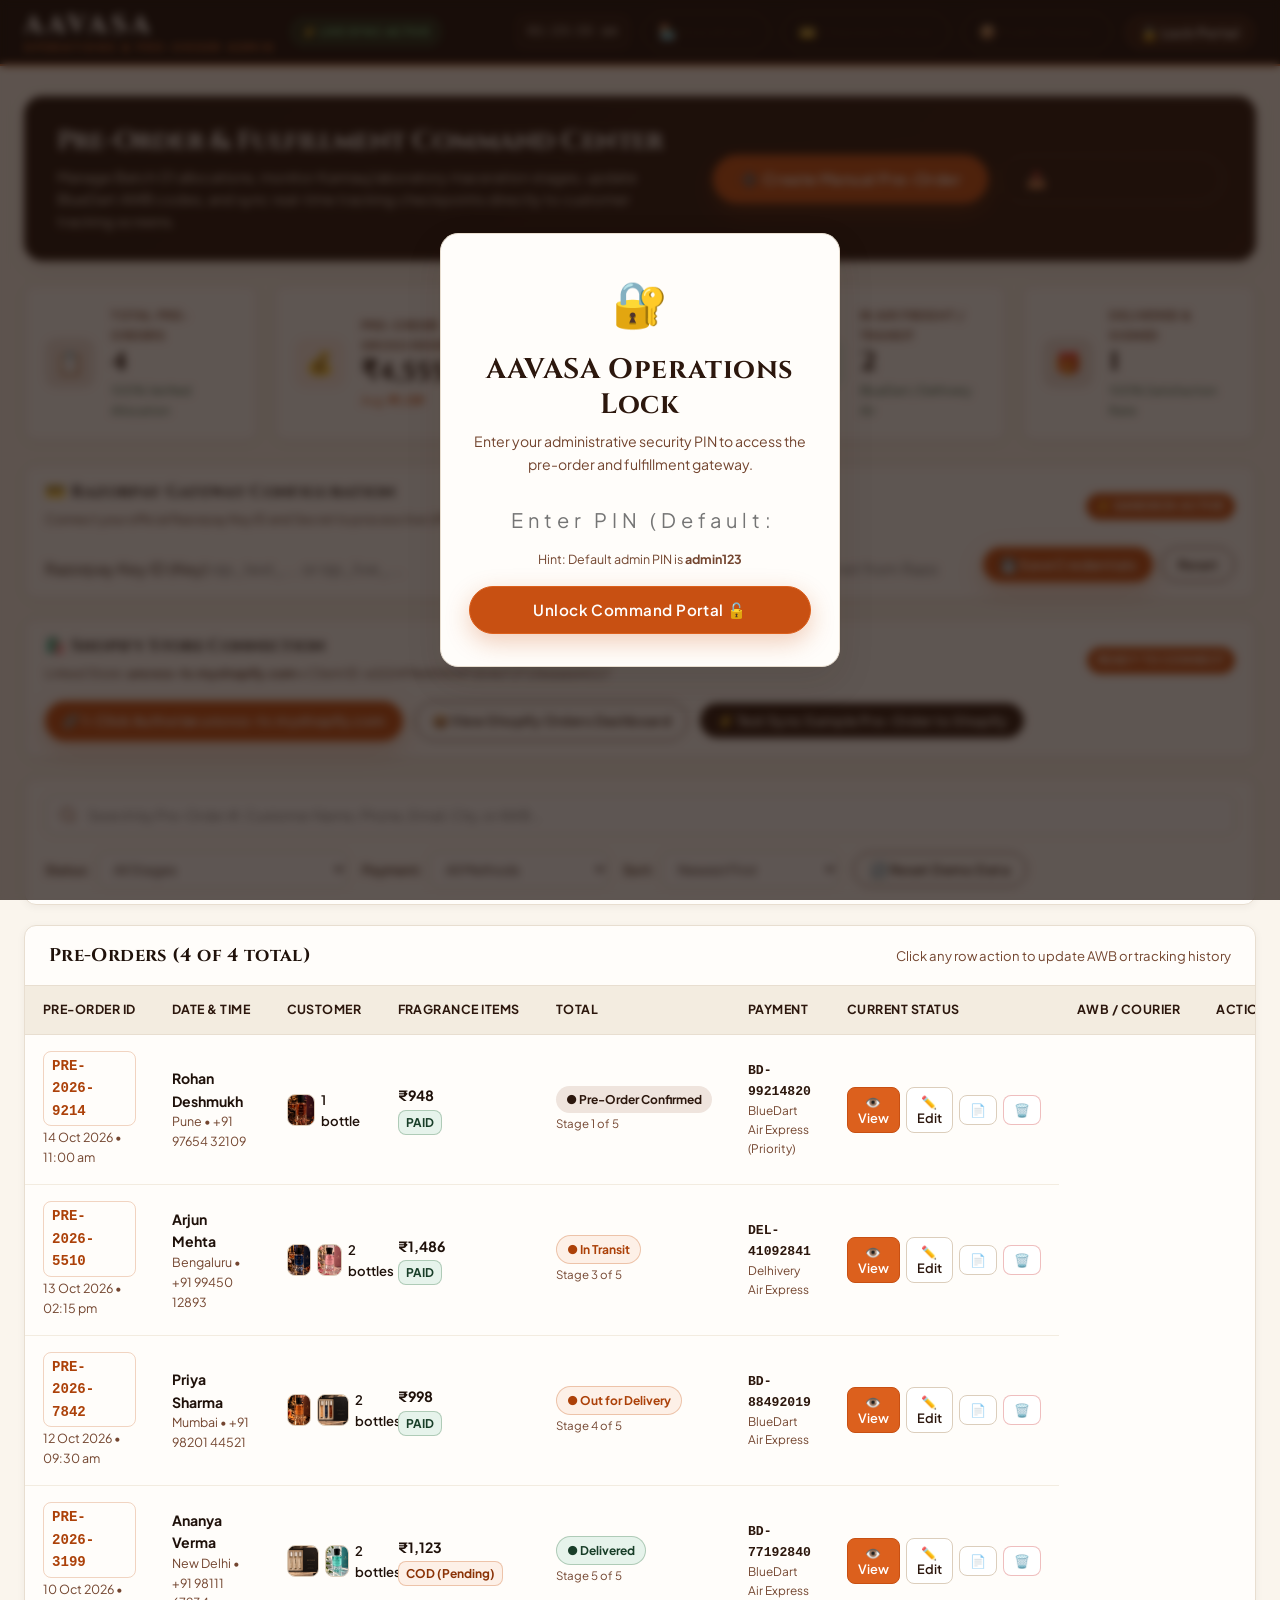
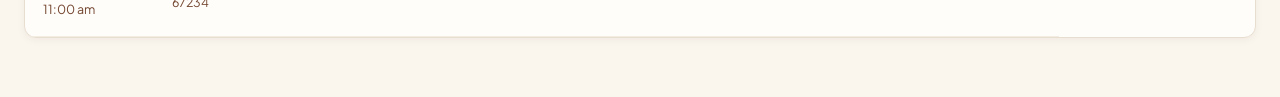
<file: admin.html>
<!DOCTYPE html>
<html lang="en">
<head>
  <meta charset="UTF-8">
  <meta name="viewport" content="width=device-width, initial-scale=1.0">
  <title>AAVASA Store Admin | Pre-Order & Logistics Operations</title>
  <meta name="description" content="AAVASA Luxury Perfumes operations portal for managing customer pre-orders, batch allocations, BlueDart logistics, and live order tracking.">
  <link rel="icon" type="image/png" href="media/Adore.png">

  <!-- Core and Admin Stylesheets (Zero inline styles) -->
  <link rel="stylesheet" href="css/style.css">
  <link rel="stylesheet" href="css/tracker.css">
  <link rel="stylesheet" href="css/admin.css">
</head>
<body class="admin-body">

  <!-- Admin Top Navigation Bar -->
  <header class="admin-header">
    <div class="admin-header-inner">
      <div class="admin-brand-wrap">
        <a href="index.html" class="brand-logo">
          <span class="brand-logo-text">AAVASA</span>
          <span class="brand-logo-sub">Operations & Pre-Order Admin</span>
        </a>
        <span class="admin-env-pill">⚡ Live Sync Active</span>
      </div>

      <div class="admin-header-actions">
        <div class="admin-time-display" id="adminClock">--:--:--</div>
        <a href="index.html" class="btn btn-outline btn-sm">🏪 Storefront</a>
        <a href="checkout.html" class="btn btn-outline btn-sm">💳 Checkout Portal</a>
        <a href="track.html" class="btn btn-outline btn-sm">📦 Public Tracker</a>
        <button class="btn btn-secondary btn-sm" id="adminLockBtn">🔒 Lock Portal</button>
      </div>
    </div>
  </header>

  <!-- Admin Main Dashboard View -->
  <main class="admin-main">
    <div class="admin-container">

      <!-- Portal Banner -->
      <section class="admin-banner">
        <div class="admin-banner-text">
          <h1>Pre-Order & Fulfillment Command Center</h1>
          <p>
            Manage Batch 01 allocations, monitor Kannauj laboratory maceration stages, update BlueDart AWB codes, 
            and sync real-time tracking checkpoints directly to customer tracking screens.
          </p>
        </div>
        <div class="admin-banner-actions">
          <button class="btn btn-primary" id="openNewOrderModalBtn">
            ➕ Create Manual Pre-Order
          </button>
          <button class="btn btn-outline" id="exportCsvBtn">
            📥 Export CSV Report
          </button>
        </div>
      </section>

      <!-- KPI Statistics Cards -->
      <section class="kpi-grid">
        <div class="kpi-card">
          <div class="kpi-icon choco">📋</div>
          <div class="kpi-info">
            <span class="kpi-label">Total Pre-Orders</span>
            <span class="kpi-value" id="kpiTotalOrders">0</span>
            <span class="kpi-hint text-green-700">100% Verified Allocation</span>
          </div>
        </div>

        <div class="kpi-card">
          <div class="kpi-icon orange">💰</div>
          <div class="kpi-info">
            <span class="kpi-label">Pre-Order Gross Revenue</span>
            <span class="kpi-value" id="kpiTotalRevenue">₹0</span>
            <span class="kpi-hint text-orange-600">Avg: <strong id="kpiAov">₹0</strong></span>
          </div>
        </div>

        <div class="kpi-card">
          <div class="kpi-icon cream">🧪</div>
          <div class="kpi-info">
            <span class="kpi-label">Batch 01 Lab & Aging</span>
            <span class="kpi-value" id="kpiInLab">0</span>
            <span class="kpi-hint text-choco-500">Maceration Pipeline</span>
          </div>
        </div>

        <div class="kpi-card">
          <div class="kpi-icon green">✈️</div>
          <div class="kpi-info">
            <span class="kpi-label">In Air Freight / Transit</span>
            <span class="kpi-value" id="kpiInTransit">0</span>
            <span class="kpi-hint text-green-700">BlueDart / Delhivery Air</span>
          </div>
        </div>

        <div class="kpi-card">
          <div class="kpi-icon choco">🎁</div>
          <div class="kpi-info">
            <span class="kpi-label">Delivered & Signed</span>
            <span class="kpi-value" id="kpiDelivered">0</span>
            <span class="kpi-hint text-green-700">100% Satisfaction Rate</span>
          </div>
        </div>
      </section>

      <!-- Razorpay Merchant Credentials Card -->
      <section class="admin-toolbar-card mb-20">
        <div class="admin-card-header-flex">
          <div>
            <h3 class="admin-card-title">💳 Razorpay Gateway Configuration</h3>
            <span class="admin-card-subtitle">Connect your official Razorpay Key ID and Secret to process live UPI, Cards, and NetBanking</span>
          </div>
          <span class="badge badge-green" id="adminRzpKeyStatusBadge">Sandbox Active</span>
        </div>
        <div class="admin-rzp-config-grid mt-14">
          <div class="form-group">
            <label class="form-label" for="adminRzpKeyInput">Razorpay Key ID (Key)</label>
            <input type="text" class="form-input font-mono" id="adminRzpKeyInput" placeholder="rzp_test_... or rzp_live_...">
          </div>
          <div class="form-group">
            <label class="form-label" for="adminRzpSecretInput">Razorpay Key Secret (Secret)</label>
            <input type="password" class="form-input font-mono" id="adminRzpSecretInput" placeholder="Enter key secret from Razorpay dashboard">
          </div>
          <div class="admin-rzp-actions">
            <button type="button" class="btn btn-primary btn-sm" id="adminSaveRzpKeyBtn">
              💾 Save Credentials
            </button>
            <button type="button" class="btn btn-outline btn-sm" id="adminResetRzpKeyBtn">
              Reset
            </button>
          </div>
        </div>
      </section>

      <!-- Shopify Storefront & Orders Sync Card -->
      <section class="admin-toolbar-card mb-20">
        <div class="admin-card-header-flex">
          <div>
            <h3 class="admin-card-title">🛍️ Shopify Store Connection</h3>
            <span class="admin-card-subtitle">Linked Store: <strong>uncvcs-tv.myshopify.com</strong> • Client ID: <code>e2224f0e02650fd54bf2f15bdabd4217</code></span>
          </div>
          <span class="badge badge-orange" id="adminShopifyStatusBadge">Ready to Connect</span>
        </div>
        <div class="admin-shopify-actions-row mt-14">
          <a href="https://uncvcs-tv.myshopify.com/admin/oauth/authorize?client_id=e2224f0e02650fd54bf2f15bdabd4217&scope=read_products,write_products,read_orders,write_orders,read_inventory&redirect_uri=https://aavasa-store.vercel.app/admin" target="_blank" rel="noopener" class="btn btn-primary btn-sm" id="adminShopifyConnectBtn">
            🔗 1-Click Authorize uncvcs-tv.myshopify.com
          </a>
          <a href="https://uncvcs-tv.myshopify.com/admin/orders" target="_blank" rel="noopener" class="btn btn-outline btn-sm">
            📦 View Shopify Orders Dashboard
          </a>
          <button type="button" class="btn btn-secondary btn-sm" id="adminTestShopifySyncBtn">
            ⚡ Test Sync Sample Pre-Order to Shopify
          </button>
        </div>
      </section>

      <!-- Search, Filter & Action Toolbar -->
      <section class="admin-toolbar-card">
        <div class="toolbar-search-wrap">
          <svg width="18" height="18" viewBox="0 0 24 24" fill="none" stroke="currentColor" stroke-width="2">
            <circle cx="11" cy="11" r="8"></circle>
            <line x1="21" y1="21" x2="16.65" y2="16.65"></line>
          </svg>
          <input 
            type="text" 
            id="adminSearchInput" 
            class="admin-search-input" 
            placeholder="Search by Pre-Order #, Customer Name, Phone, Email, City, or AWB..."
          >
          <button class="admin-clear-search-btn" id="adminClearSearchBtn" title="Clear search">✕</button>
        </div>

        <div class="toolbar-filters-wrap">
          <div class="filter-group">
            <label for="adminStatusFilter">Status:</label>
            <select id="adminStatusFilter" class="admin-select">
              <option value="all">All Stages</option>
              <option value="Pre-Order Confirmed">Pre-Order Confirmed (Batch 01)</option>
              <option value="Lab Batch Tested">Lab Tested / Maceration</option>
              <option value="Velvet Packed">Velvet Packed</option>
              <option value="In Transit">In Transit</option>
              <option value="Out for Delivery">Out for Delivery</option>
              <option value="Delivered">Delivered</option>
            </select>
          </div>

          <div class="filter-group">
            <label for="adminPaymentFilter">Payment:</label>
            <select id="adminPaymentFilter" class="admin-select">
              <option value="all">All Methods</option>
              <option value="upi">UPI (GPay / PhonePe)</option>
              <option value="card">Cards (Visa / Master)</option>
              <option value="netbanking">NetBanking</option>
              <option value="cod">Cash on Delivery</option>
            </select>
          </div>

          <div class="filter-group">
            <label for="adminSortSelect">Sort:</label>
            <select id="adminSortSelect" class="admin-select">
              <option value="newest">Newest First</option>
              <option value="oldest">Oldest First</option>
              <option value="amount-high">Amount: High to Low</option>
              <option value="amount-low">Amount: Low to High</option>
            </select>
          </div>

          <button class="btn btn-outline btn-sm" id="adminResetDemoBtn" title="Reset dataset to default demo pre-orders">
            🔄 Reset Demo Data
          </button>
        </div>
      </section>

      <!-- Pre-Orders Management Table -->
      <section class="admin-table-card">
        <div class="table-header-meta">
          <h3 id="tableCountDisplay">Showing All Pre-Orders</h3>
          <span class="table-subtext">Click any row action to update AWB or tracking history</span>
        </div>

        <div class="table-responsive">
          <table class="admin-table">
            <thead>
              <tr>
                <th>Pre-Order ID</th>
                <th>Date & Time</th>
                <th>Customer</th>
                <th>Fragrance Items</th>
                <th>Total</th>
                <th>Payment</th>
                <th>Current Status</th>
                <th>AWB / Courier</th>
                <th class="text-right">Actions</th>
              </tr>
            </thead>
            <tbody id="adminOrdersTableBody">
              <!-- Dynamically populated via js/admin.js -->
            </tbody>
          </table>
        </div>

        <div class="table-empty-state" id="adminTableEmptyState">
          <h4>No matching pre-orders found</h4>
          <p class="text-muted">Try clearing the search query or changing your status filter.</p>
        </div>
      </section>

    </div>
  </main>

  <!-- =========================================================================
       MODAL 1: PRE-ORDER DETAILS INSPECTION MODAL
       ========================================================================= -->
  <div class="admin-modal-overlay" id="adminDetailModal">
    <div class="admin-modal-card">
      <div class="admin-modal-header">
        <h3 id="detailModalTitle">Pre-Order Details</h3>
        <button class="modal-close-btn" id="closeDetailModalBtn">✕</button>
      </div>
      <div class="admin-modal-body" id="detailModalBody">
        <!-- Rendered by js/admin.js -->
      </div>
      <div class="admin-modal-footer">
        <button class="btn btn-outline" id="printDetailInvoiceBtn">🖨️ View Tax Invoice</button>
        <button class="btn btn-primary" id="openEditFromDetailBtn">✏️ Update Status / Logistics</button>
      </div>
    </div>
  </div>

  <!-- =========================================================================
       MODAL 2: STATUS & LOGISTICS UPDATE MODAL (SYNCED TO LIVE TRACKER)
       ========================================================================= -->
  <div class="admin-modal-overlay" id="adminStatusModal">
    <div class="admin-modal-card">
      <div class="admin-modal-header">
        <h3>Update Pre-Order Logistics & Checkpoint</h3>
        <button class="modal-close-btn" id="closeStatusModalBtn">✕</button>
      </div>
      <div class="admin-modal-body">
        <form id="adminUpdateStatusForm">
          <input type="hidden" id="editOrderId">

          <div class="form-group mb-16">
            <label class="form-label">Pre-Order Reference:</label>
            <div class="admin-readonly-id" id="editOrderIdDisplay">PRE-2026-XXXX</div>
          </div>

          <div class="form-grid-2 mb-16">
            <div class="form-group">
              <label class="form-label" for="editStageSelect">Fulfillment Stage *</label>
              <select class="form-input" id="editStageSelect" required>
                <option value="1">Step 1: Pre-Order Confirmed (Batch 01 Slot)</option>
                <option value="2">Step 2: Lab Batch Tested (6+ Hr Check Passed)</option>
                <option value="3">Step 3: Velvet Packed (Crushproof Sealed)</option>
                <option value="4">Step 4: Out for Delivery / In Transit</option>
                <option value="5">Step 5: Delivered & Completed</option>
              </select>
            </div>

            <div class="form-group">
              <label class="form-label" for="editStatusText">Status Display Text *</label>
              <input type="text" class="form-input" id="editStatusText" placeholder="e.g. In Transit — Arrived at Mumbai Airport Terminal" required>
            </div>
          </div>

          <div class="form-grid-2 mb-16">
            <div class="form-group">
              <label class="form-label" for="editCourierName">Courier Partner *</label>
              <select class="form-input" id="editCourierName">
                <option value="BlueDart Air Express">BlueDart Air Express</option>
                <option value="Delhivery Air Express">Delhivery Air Express</option>
                <option value="DTDC Premium Express">DTDC Premium Express</option>
                <option value="BlueDart Surface Cargo">BlueDart Surface Cargo</option>
              </select>
            </div>

            <div class="form-group">
              <label class="form-label" for="editAwbInput">Air Waybill (AWB) Tracking # *</label>
              <input type="text" class="form-input" id="editAwbInput" placeholder="e.g. BD-88492019" required>
            </div>
          </div>

          <div class="form-group mb-16">
            <label class="form-label" for="editEtaInput">Estimated Delivery / Batch Release *</label>
            <input type="text" class="form-input" id="editEtaInput" placeholder="e.g. Batch 01 Dispatch: Oct 20" required>
          </div>

          <!-- Add New Timeline Checkpoint Log -->
          <div class="admin-subbox mb-20">
            <div class="admin-subbox-title">➕ Add New Real-Time Tracking Checkpoint</div>
            <p class="admin-subbox-desc">This log will appear immediately on the customer's live tracking timeline.</p>
            
            <div class="form-grid-2 mb-10">
              <div class="form-group">
                <label class="form-label" for="newCheckpointStatus">Checkpoint Event</label>
                <input type="text" class="form-input" id="newCheckpointStatus" placeholder="e.g. Temperature-controlled courier van dispatched">
              </div>
              <div class="form-group">
                <label class="form-label" for="newCheckpointHub">Facility / Hub Location</label>
                <input type="text" class="form-input" id="newCheckpointHub" placeholder="e.g. Mumbai Domestic Air Cargo Terminal">
              </div>
            </div>
            <div class="text-choco-500 fs-xs">Leave blank if only updating status stage or AWB number.</div>
          </div>

          <div class="admin-modal-footer">
            <button type="button" class="btn btn-outline" id="cancelStatusBtn">Cancel</button>
            <button type="submit" class="btn btn-primary">
              💾 Save & Sync to Live Tracker
            </button>
          </div>
        </form>
      </div>
    </div>
  </div>

  <!-- =========================================================================
       MODAL 3: CREATE MANUAL PRE-ORDER MODAL
       ========================================================================= -->
  <div class="admin-modal-overlay" id="adminNewOrderModal">
    <div class="admin-modal-card">
      <div class="admin-modal-header">
        <h3>Create Manual Customer Pre-Order</h3>
        <button class="modal-close-btn" id="closeNewOrderModalBtn">✕</button>
      </div>
      <div class="admin-modal-body">
        <form id="adminNewOrderForm">
          <h4 class="mb-12">1. Customer Details</h4>
          <div class="form-grid-2 mb-12">
            <div class="form-group">
              <label class="form-label" for="newCustName">Customer Full Name *</label>
              <input type="text" class="form-input" id="newCustName" placeholder="e.g. Sneha Patel" required>
            </div>
            <div class="form-group">
              <label class="form-label" for="newCustPhone">Mobile Number (10 digits) *</label>
              <input type="tel" class="form-input" id="newCustPhone" placeholder="e.g. 9820011223" maxlength="10" required>
            </div>
          </div>

          <div class="form-group mb-12">
            <label class="form-label" for="newCustEmail">Customer Email Address *</label>
            <input type="email" class="form-input" id="newCustEmail" placeholder="e.g. sneha.patel@gmail.com" required>
          </div>

          <div class="form-group mb-12">
            <label class="form-label" for="newCustAddress">Delivery Street Address *</label>
            <input type="text" class="form-input" id="newCustAddress" placeholder="e.g. 102, Orchid Palms, Koregaon Park" required>
          </div>

          <div class="form-grid-3 mb-16">
            <div class="form-group">
              <label class="form-label" for="newCustCity">City *</label>
              <input type="text" class="form-input" id="newCustCity" placeholder="Pune" required>
            </div>
            <div class="form-group">
              <label class="form-label" for="newCustState">State *</label>
              <input type="text" class="form-input" id="newCustState" placeholder="Maharashtra" required>
            </div>
            <div class="form-group">
              <label class="form-label" for="newCustPin">PIN Code *</label>
              <input type="text" class="form-input" id="newCustPin" placeholder="411001" maxlength="6" required>
            </div>
          </div>

          <h4 class="mb-12">2. Fragrance Selection</h4>
          <div class="form-grid-2 mb-16">
            <div class="form-group">
              <label class="form-label" for="newProductSelect">Fragrance *</label>
              <select class="form-input" id="newProductSelect" required>
                <!-- Filled via products.js -->
              </select>
            </div>
            <div class="form-group">
              <label class="form-label" for="newProductQty">Quantity *</label>
              <input type="number" class="form-input" id="newProductQty" min="1" max="10" value="1" required>
            </div>
          </div>

          <h4 class="mb-12">3. Payment & Allocation</h4>
          <div class="form-grid-2 mb-20">
            <div class="form-group">
              <label class="form-label" for="newPaymentMethod">Payment Channel *</label>
              <select class="form-input" id="newPaymentMethod">
                <option value="UPI">UPI (Verified)</option>
                <option value="CARD">Credit/Debit Card</option>
                <option value="NETBANKING">NetBanking</option>
                <option value="COD">Cash on Delivery (Pending)</option>
              </select>
            </div>
            <div class="form-group">
              <label class="form-label" for="newCourierChoice">Courier Partner</label>
              <select class="form-input" id="newCourierChoice">
                <option value="BlueDart Air Express">BlueDart Air Express</option>
                <option value="Delhivery Air Express">Delhivery Air Express</option>
              </select>
            </div>
          </div>

          <div class="admin-modal-footer">
            <button type="button" class="btn btn-outline" id="cancelNewOrderBtn">Cancel</button>
            <button type="submit" class="btn btn-primary">
              ✨ Create & Allocate Pre-Order
            </button>
          </div>
        </form>
      </div>
    </div>
  </div>

  <!-- =========================================================================
       MODAL 4: ADMIN PIN AUTHENTICATION MODAL
       ========================================================================= -->
  <div class="admin-modal-overlay" id="adminPinModal">
    <div class="admin-pin-card">
      <div class="admin-pin-icon">🔐</div>
      <h3 class="mb-8">AAVASA Operations Lock</h3>
      <p class="text-muted fs-sm mb-20">
        Enter your administrative security PIN to access the pre-order and fulfillment gateway.
      </p>

      <form id="adminPinForm">
        <div class="form-group mb-16">
          <input 
            type="password" 
            class="form-input text-center admin-pin-input" 
            id="adminPinInput" 
            placeholder="Enter PIN (Default: admin123)" 
            autocomplete="current-password"
            required
          >
          <div class="admin-pin-hint mt-6">Hint: Default admin PIN is <strong>admin123</strong></div>
        </div>

        <button type="submit" class="btn btn-primary btn-block">
          Unlock Command Portal 🔓
        </button>
      </form>
    </div>
  </div>

  <!-- Separate Scripts (Zero Inline Scripts) -->
  <script src="js/products.js"></script>
  <script src="js/cart.js"></script>
  <script src="js/tracker.js"></script>
  <script src="js/admin.js"></script>
</body>
</html>
</file>
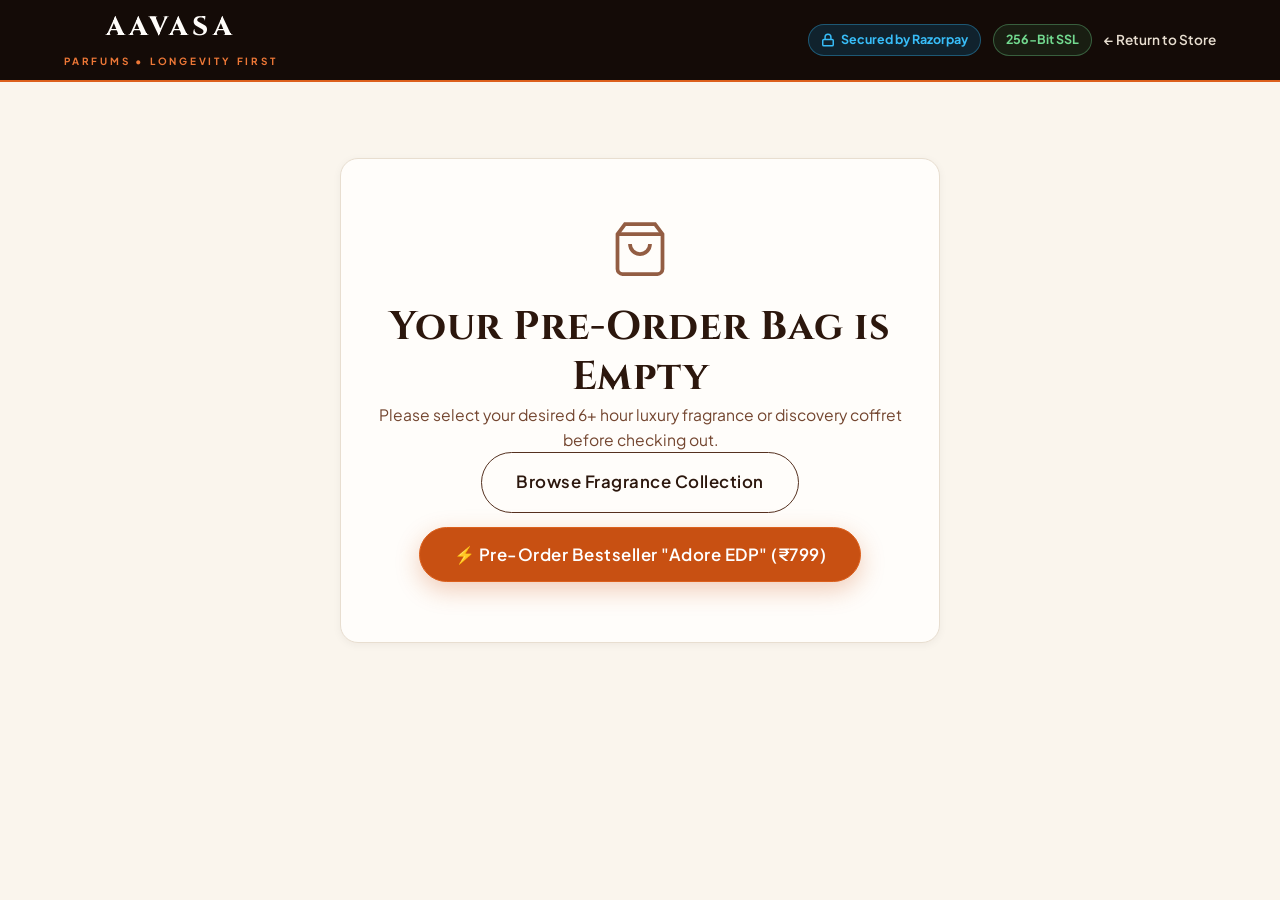
<file: checkout.html>
<!DOCTYPE html>
<html lang="en">
<head>
  <meta charset="UTF-8">
  <meta name="viewport" content="width=device-width, initial-scale=1.0">
  <title>AAVASA | Razorpay Secure Pre-Order Checkout</title>
  <meta name="description" content="Secure your AAVASA luxury fragrance pre-order with Razorpay 256-bit payment gateway. Instant UPI, Cards, NetBanking, and Wallets with complimentary BlueDart Air Express tracking.">
  <link rel="icon" type="image/png" href="media/Adore.png">

  <!-- Core, Tracker and Dedicated Checkout Stylesheets (Zero inline styles) -->
  <link rel="stylesheet" href="css/style.css">
  <link rel="stylesheet" href="css/tracker.css">
  <link rel="stylesheet" href="css/checkout.css">
</head>
<body class="checkout-page-body">

  <!-- Checkout Top Navigation Bar -->
  <header class="checkout-page-header">
    <div class="checkout-header-inner">
      <a href="index.html" class="checkout-brand brand-logo">
        <span class="brand-logo-text">AAVASA</span>
        <span class="brand-logo-sub">Parfums • Longevity First</span>
      </a>

      <div class="checkout-header-badges">
        <span class="razorpay-header-pill">
          <svg width="14" height="14" viewBox="0 0 24 24" fill="none" stroke="currentColor" stroke-width="2.5">
            <rect x="3" y="11" width="18" height="11" rx="2" ry="2"></rect>
            <path d="M7 11V7a5 5 0 0 1 10 0v4"></path>
          </svg>
          Secured by Razorpay
        </span>
        <span class="ssl-header-pill">256-Bit SSL</span>
        <a href="index.html" class="checkout-back-link">← Return to Store</a>
      </div>
    </div>
  </header>

  <!-- Checkout Main Container -->
  <main class="checkout-main" id="checkoutPageRoot">
    <div class="checkout-container">

      <!-- State A: Empty Bag Fallback -->
      <section class="checkout-empty-card d-none" id="checkoutEmptyState">
        <div class="empty-icon-wrap">
          <svg width="60" height="60" viewBox="0 0 24 24" fill="none" stroke="currentColor" stroke-width="1.5">
            <path d="M6 2L3 6v14a2 2 0 0 0 2 2h14a2 2 0 0 0 2-2V6l-3-4z"></path>
            <line x1="3" y1="6" x2="21" y2="6"></line>
            <path d="M16 10a4 4 0 0 1-8 0"></path>
          </svg>
        </div>
        <h2>Your Pre-Order Bag is Empty</h2>
        <p class="text-muted">
          Please select your desired 6+ hour luxury fragrance or discovery coffret before checking out.
        </p>
        <div class="btn-group-row flex-center">
          <a href="index.html#fragrances" class="btn btn-outline btn-lg">
            Browse Fragrance Collection
          </a>
          <button type="button" class="btn btn-primary btn-lg" id="quickSamplePreOrderBtn">
            ⚡ Pre-Order Bestseller "Adore EDP" (₹799)
          </button>
        </div>
      </section>

      <!-- State B: Active Two-Column Checkout & Payment Flow -->
      <section class="checkout-grid" id="checkoutActiveGrid">

        <!-- Left Column: Checkout Form & Razorpay Gateway -->
        <div class="checkout-flow-card" id="checkoutFlowCard">

          <!-- Stage A: Checkout Form -->
          <div id="checkoutFormSection">

            <!-- Section 1: Customer Contact & Shipping Address -->
            <div class="checkout-block mb-28">
              <div class="step-heading-wrap">
                <div class="step-number-title">
                  <span class="step-badge-num">1</span>
                  <div>
                    <h3>Delivery & Contact Details</h3>
                    <p class="step-desc">Enter your shipping details for insured BlueDart Air Express dispatch.</p>
                  </div>
                </div>
                <button type="button" class="autofill-btn" id="autoFillAddressBtn" title="Auto-fill sample data for quick preview">
                  ✨ Sample Address
                </button>
              </div>

              <form id="checkoutAddressForm" novalidate>
                <div class="checkout-form-grid mb-16">
                  <div class="form-group">
                    <label class="form-label" for="pageCustName">
                      <span>Full Name</span>
                      <span class="required-star">*</span>
                    </label>
                    <div class="input-wrap">
                      <input type="text" class="form-input" id="pageCustName" placeholder="e.g. Priya Sharma" autocomplete="name" required>
                    </div>
                  </div>
                  <div class="form-group">
                    <label class="form-label" for="pageCustPhone">
                      <span>Mobile Number</span>
                      <span class="required-star">*</span>
                    </label>
                    <div class="input-wrap phone-input-wrap">
                      <span class="input-prefix">+91</span>
                      <input type="tel" class="form-input has-prefix" id="pageCustPhone" placeholder="9820144521" maxlength="10" autocomplete="tel" required>
                    </div>
                    <span class="form-hint">For BlueDart Air Express SMS tracking & delivery OTP</span>
                  </div>
                </div>

                <div class="form-group mb-16">
                  <label class="form-label" for="pageCustEmail">
                    <span>Email Address</span>
                    <span class="required-star">*</span>
                  </label>
                  <div class="input-wrap">
                    <input type="email" class="form-input" id="pageCustEmail" placeholder="priya.sharma@gmail.com" autocomplete="email" required>
                  </div>
                  <span class="form-hint">Your official Razorpay tax invoice & live tracking receipt will be sent here</span>
                </div>

                <div class="form-group mb-16">
                  <label class="form-label" for="pageCustAddress">
                    <span>Shipping Address</span>
                    <span class="required-star">*</span>
                  </label>
                  <div class="input-wrap">
                    <input type="text" class="form-input" id="pageCustAddress" placeholder="Flat / House No., Apartment, Street, Landmark" autocomplete="street-address" required>
                  </div>
                </div>

                <div class="checkout-form-grid triple mb-14">
                  <div class="form-group">
                    <label class="form-label" for="pageCustPin">
                      <span>PIN Code (6 digits)</span>
                      <span class="required-star">*</span>
                    </label>
                    <div class="input-wrap">
                      <input type="text" class="form-input font-mono" id="pageCustPin" placeholder="400018" maxlength="6" autocomplete="postal-code" required>
                    </div>
                  </div>
                  <div class="form-group">
                    <label class="form-label" for="pageCustCity">
                      <span>City</span>
                      <span class="required-star">*</span>
                    </label>
                    <div class="input-wrap">
                      <input type="text" class="form-input" id="pageCustCity" placeholder="Mumbai" autocomplete="address-level2" required>
                    </div>
                  </div>
                  <div class="form-group">
                    <label class="form-label" for="pageCustState">
                      <span>State</span>
                      <span class="required-star">*</span>
                    </label>
                    <div class="input-wrap">
                      <input type="text" class="form-input" id="pageCustState" placeholder="Maharashtra" autocomplete="address-level1" required>
                    </div>
                  </div>
                </div>

                <!-- Complimentary Courier Dispatch Note -->
                <div class="free-courier-pill">
                  <div class="courier-pill-icon">✈️</div>
                  <div class="courier-pill-text">
                    <strong>Complimentary BlueDart Air Express Cargo</strong>
                    <span>Direct dispatch from Kannauj distillation facility • Zero shipping charge</span>
                  </div>
                  <span class="badge badge-green font-bold">FREE</span>
                </div>
              </form>
            </div>

            <!-- Section 2: Razorpay Payment Gateway Portal -->
            <div class="checkout-block mb-24">
              <div class="step-heading-wrap mb-14">
                <div class="step-number-title">
                  <span class="step-badge-num">2</span>
                  <div>
                    <h3>Payment Method</h3>
                    <p class="step-desc">Encrypted 256-Bit SSL payment gateway via Razorpay.</p>
                  </div>
                </div>
              </div>

              <!-- Dedicated Razorpay Direct Card -->
              <div class="razorpay-direct-card">
                <div class="razorpay-card-header">
                  <div class="razorpay-card-branding">
                    <div class="razorpay-logo-badge">
                      <svg width="76" height="22" viewBox="0 0 100 28" fill="none">
                        <path d="M12 2L2 26h8l3-8h8l2-8H16l2-6h8l2-4H12z" fill="#0C2340"/>
                        <path d="M26 10l-4 16h6l2-8h5c4.4 0 7-2.6 7-6s-2.6-6-7-6h-9zm7 4h-2l1-4h2c1.7 0 2.5.7 2.5 2s-.8 2-2.5 2z" fill="#0284C7"/>
                      </svg>
                    </div>
                    <div>
                      <div class="font-bold text-choco-900">Razorpay Secure Gateway</div>
                      <div class="text-xs text-choco-600">Instant UPI, Cards, NetBanking, CRED & Wallets</div>
                    </div>
                  </div>
                  <span class="badge badge-green">100% Secure</span>
                </div>

                <div class="razorpay-channels-grid">
                  <div class="channel-chip">
                    <strong>UPI QR & Apps</strong>
                    <span class="chip-sub">GPay, PhonePe, Paytm, CRED</span>
                  </div>
                  <div class="channel-chip">
                    <strong>Debit & Credit Cards</strong>
                    <span class="chip-sub">Visa, Mastercard, RuPay</span>
                  </div>
                  <div class="channel-chip">
                    <strong>NetBanking</strong>
                    <span class="chip-sub">50+ Major Indian Banks</span>
                  </div>
                  <div class="channel-chip">
                    <strong>Wallets</strong>
                    <span class="chip-sub">Amazon Pay, MobiKwik & more</span>
                  </div>
                </div>

                <div class="razorpay-assurance-note">
                  🔒 RBI 3D Secure authentication. AAVASA does not store your card details or banking passwords.
                </div>
              </div>

              <!-- Big Primary CTA Button -->
              <button type="button" class="btn btn-primary btn-block btn-xl mt-20" id="proceedToPayBtn">
                Pay ₹0 via Razorpay 🔒
              </button>

              <div class="checkout-trust-footer mt-16">
                <span>🛡️ RBI 3D Secure</span>
                <span>•</span>
                <span>🔒 256-Bit SSL</span>
                <span>•</span>
                <span>🌿 IFRA Certified Oils</span>
                <span>•</span>
                <span>✨ 30-Day Money Back Longevity Guarantee</span>
              </div>
            </div>

          </div>

          <!-- Stage B: Confirmation Status & Proper Tracking Details Screen -->
          <div class="confirmation-tracking-view d-none" id="orderConfirmationSection">
            
            <!-- Success Status Header -->
            <div class="confirmation-success-banner">
              <div class="success-icon-badge">✓</div>
              <h2>Pre-Order Confirmed & Allocation Reserved!</h2>
              <p class="confirmation-subtitle" id="confirmSubtitleText">
                Your payment has been verified. Batch 01 allocation has been locked at our Kannauj distillation facility.
              </p>
            </div>

            <!-- Key Identifiers Card -->
            <div class="confirm-ids-card">
              <div class="confirm-id-column">
                <span class="confirm-meta-label">Pre-Order Reference:</span>
                <strong class="confirm-order-num" id="confirmOrderIdDisplay">PRE-2026-XXXX</strong>
              </div>
              <div class="confirm-id-column">
                <span class="confirm-meta-label">Payment Status:</span>
                <span class="badge badge-green" id="confirmPaymentBadge">Paid via Razorpay</span>
                <div class="confirm-pay-id" id="confirmPaymentIdDisplay">pay_XXXXXXXXXXXX</div>
              </div>
              <div class="confirm-id-column">
                <span class="confirm-meta-label">Assigned Courier:</span>
                <strong id="confirmCourierDisplay">BlueDart Air Express</strong>
                <div class="confirm-awb-line">
                  AWB: <span id="confirmAwbDisplay" class="font-mono font-bold">BD-88492019</span>
                  <button type="button" class="copy-mini-btn" id="confirmCopyAwbBtn">Copy</button>
                </div>
              </div>
              <div class="confirm-id-column">
                <span class="confirm-meta-label">Target Dispatch:</span>
                <strong class="text-orange-600" id="confirmEtaDisplay">Batch 01 Priority Release</strong>
              </div>
            </div>

            <!-- Visual 5-Stage Stepper -->
            <div class="confirm-stepper-wrap">
              <div class="confirm-stepper-title">Real-Time Courier & Fulfillment Stepper</div>
              <div class="stepper-track">
                <div class="stepper-progress-fill" id="confirmStepperFill"></div>
                
                <div class="stepper-node completed" id="confirmStepNode1">
                  <div class="node-icon-circle">✓</div>
                  <div class="node-title">Pre-Order Verified</div>
                  <div class="node-time">Razorpay Paid</div>
                </div>

                <div class="stepper-node active" id="confirmStepNode2">
                  <div class="node-icon-circle">🧪</div>
                  <div class="node-title">Kannauj Lab Maceration</div>
                  <div class="node-time">6+ Hr GC Test</div>
                </div>

                <div class="stepper-node" id="confirmStepNode3">
                  <div class="node-icon-circle">🎁</div>
                  <div class="node-title">Velvet Packed</div>
                  <div class="node-time">Crushproof Box</div>
                </div>

                <div class="stepper-node" id="confirmStepNode4">
                  <div class="node-icon-circle">✈️</div>
                  <div class="node-title">Air Express Transit</div>
                  <div class="node-time">BlueDart Cargo</div>
                </div>

                <div class="stepper-node" id="confirmStepNode5">
                  <div class="node-icon-circle">🏡</div>
                  <div class="node-title">Doorstep Delivery</div>
                  <div class="node-time">Signed by Recipient</div>
                </div>
              </div>
            </div>

            <!-- Two-Column Logistics Summary -->
            <div class="confirm-logistics-grid">
              
              <!-- Left: Live Checkpoints Log -->
              <div class="confirm-logs-box">
                <h4>
                  <svg width="18" height="18" viewBox="0 0 24 24" fill="none" stroke="currentColor" stroke-width="2">
                    <polyline points="22 12 18 12 15 21 9 3 6 12 2 12"></polyline>
                  </svg>
                  Live Courier & Quality Checkpoints
                </h4>
                <div class="confirm-logs-list" id="confirmLogsList">
                  <!-- Rendered dynamically -->
                </div>
              </div>

              <!-- Right: Shipping Destination & Package Contents -->
              <div class="confirm-details-box">
                <h4>
                  <svg width="18" height="18" viewBox="0 0 24 24" fill="none" stroke="currentColor" stroke-width="2">
                    <path d="M21 10c0 7-9 13-9 13s-9-6-9-13a9 9 0 0 1 18 0z"></path>
                    <circle cx="12" cy="10" r="3"></circle>
                  </svg>
                  Delivery Destination
                </h4>
                <div class="confirm-address-display" id="confirmAddressDisplay">
                  <!-- Filled via JS -->
                </div>

                <h4 class="mt-20">
                  <svg width="18" height="18" viewBox="0 0 24 24" fill="none" stroke="currentColor" stroke-width="2">
                    <path d="M6 2L3 6v14a2 2 0 0 0 2 2h14a2 2 0 0 0 2-2V6l-3-4z"></path>
                    <line x1="3" y1="6" x2="21" y2="6"></line>
                    <path d="M16 10a4 4 0 0 1-8 0"></path>
                  </svg>
                  Package Contents
                </h4>
                <div class="confirm-items-list" id="confirmItemsList">
                  <!-- Filled via JS -->
                </div>
              </div>

            </div>

            <!-- Action Buttons Footer -->
            <div class="confirm-actions-footer">
              <a href="track.html" class="btn btn-primary btn-lg" id="confirmTrackPageBtn">
                🚚 Open Public Live Tracker
              </a>
              <button type="button" class="btn btn-outline btn-lg" id="confirmPrintInvoiceBtn">
                📄 View GST Tax Invoice
              </button>
              <a href="index.html" class="btn btn-secondary btn-lg">
                🏪 Return to Storefront
              </a>
            </div>

          </div>

        </div>

        <!-- Right Column: Sticky Pre-Order Summary Sidebar -->
        <aside class="checkout-summary-card" id="checkoutSummaryCard">
          <div class="summary-card-header">
            <h3>Pre-Order Summary</h3>
            <span class="badge badge-green">Limited Batch 01</span>
          </div>

          <!-- Items Scroll List -->
          <div class="summary-items-list" id="pageSummaryItemsList">
            <!-- Dynamically populated via js/checkout.js -->
          </div>

          <!-- Coupon Code Input Box -->
          <div class="checkout-coupon-wrap">
            <input 
              type="text" 
              class="checkout-coupon-input" 
              id="pageCouponInput" 
              placeholder="Coupon Code (e.g. TRIAL100)"
            >
            <button type="button" class="checkout-coupon-btn" id="pageApplyCouponBtn">
              Apply
            </button>
          </div>

          <!-- Breakdown Numbers -->
          <div class="checkout-totals-group">
            <div class="totals-line">
              <span>Items Subtotal:</span>
              <strong id="pageSubtotal">₹0</strong>
            </div>
            <div class="totals-line discount d-none" id="pageDiscountRow">
              <span>Special Offer Discount:</span>
              <strong id="pageDiscount">-₹0</strong>
            </div>
            <div class="totals-line">
              <span>Express Air Shipping:</span>
              <strong id="pageShipping" class="text-green-700 font-bold">FREE</strong>
            </div>
            <div class="totals-line grand-total">
              <span>Total Payable:</span>
              <span id="pageGrandTotal">₹0</span>
            </div>
          </div>

          <!-- Anti-Evaporation Guarantee Note -->
          <div class="batch-guarantee-note">
            <strong>🧪 6+ Hour Lab Longevity Guarantee:</strong><br>
            All bottles are matured with 35-40% heavy base-note architecture and verified via Gas Chromatography. If your scent does not last 6+ hours on skin, claim a 100% full refund within 30 days.
          </div>
        </aside>

      </section>

    </div>
  </main>

  <!-- Separate Scripts (Linked Cleanly, Zero Inline Code) -->
  <!-- Official Razorpay Checkout Gateway SDK -->
  <script src="https://checkout.razorpay.com/v1/checkout.js"></script>

  <!-- Core App Scripts -->
  <script src="js/products.js"></script>
  <script src="js/cart.js"></script>
  <script src="js/tracker.js"></script>
  <script src="js/checkout.js"></script>
</body>
</html>
</file>
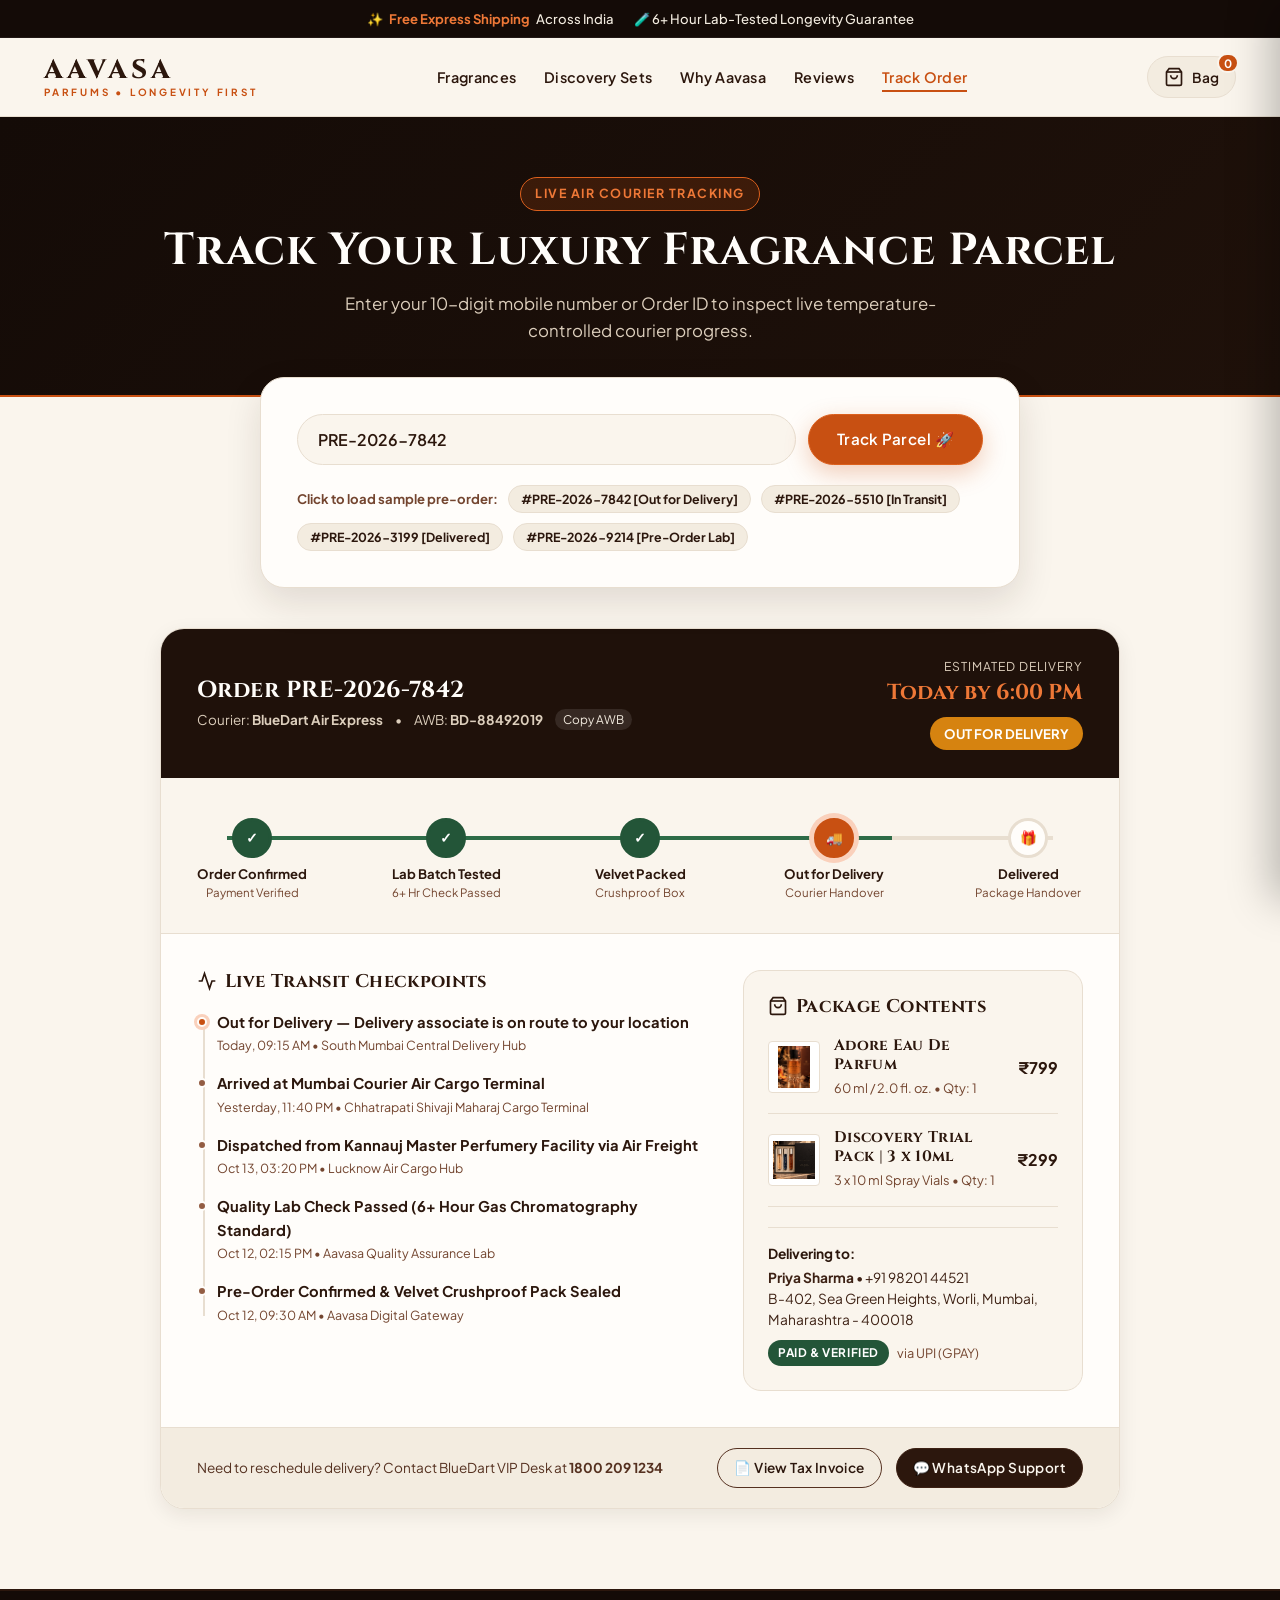
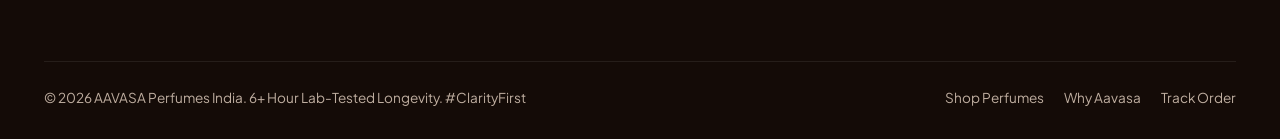
<file: track.html>
<!DOCTYPE html>
<html lang="en">
<head>
  <meta charset="UTF-8">
  <meta name="viewport" content="width=device-width, initial-scale=1.0">
  <title>Track Your Order | AAVASA Luxury Perfumes</title>
  <meta name="description" content="Live parcel tracking for AAVASA 6+ Hour perfumes. Track your BlueDart and Delhivery shipment status in real time.">
  <link rel="icon" type="image/png" href="media/Adore.png">

  <!-- Core and Component Stylesheets -->
  <link rel="stylesheet" href="css/style.css">
  <link rel="stylesheet" href="css/components.css">
  <link rel="stylesheet" href="css/tracker.css">
</head>
<body>

  <!-- Top Announcement Bar -->
  <div class="announcement-bar">
    <div class="container announcement-content">
      <div class="announcement-items">
        <span class="announcement-item">
          ✨ <span class="announcement-highlight">Free Express Shipping</span> Across India
        </span>
        <span class="announcement-item">
          🧪 6+ Hour Lab-Tested Longevity Guarantee
        </span>
      </div>
    </div>
  </div>

  <!-- Header -->
  <header class="site-header">
    <div class="container header-inner">
      <a href="index.html" class="brand-logo">
        <span class="brand-logo-text">AAVASA</span>
        <span class="brand-logo-sub">Parfums • Longevity First</span>
      </a>

      <nav aria-label="Main Navigation">
        <ul class="nav-links">
          <li><a href="index.html#fragrances" class="nav-link">Fragrances</a></li>
          <li><a href="index.html#discovery" class="nav-link">Discovery Sets</a></li>
          <li><a href="index.html#science" class="nav-link">Why Aavasa</a></li>
          <li><a href="index.html#reviews" class="nav-link">Reviews</a></li>
          <li><a href="track.html" class="nav-link active">Track Order</a></li>
        </ul>
      </nav>

      <div class="header-actions">
        <button class="action-btn cart-action-btn cart-trigger-btn" aria-label="View Shopping Bag">
          <svg width="20" height="20" viewBox="0 0 24 24" fill="none" stroke="currentColor" stroke-width="2">
            <path d="M6 2L3 6v14a2 2 0 0 0 2 2h14a2 2 0 0 0 2-2V6l-3-4z"></path>
            <line x1="3" y1="6" x2="21" y2="6"></line>
            <path d="M16 10a4 4 0 0 1-8 0"></path>
          </svg>
          <span class="cart-btn-label">Bag</span>
          <span class="cart-counter">0</span>
        </button>
      </div>
    </div>
  </header>

  <!-- Tracker Hero -->
  <section class="tracker-hero">
    <div class="container">
      <div class="section-tag tag-orange-tint mb-12">
        Live Air Courier Tracking
      </div>
      <h1>Track Your Luxury Fragrance Parcel</h1>
      <p>Enter your 10-digit mobile number or Order ID to inspect live temperature-controlled courier progress.</p>
    </div>
  </section>

  <!-- Tracker Search & Result Area -->
  <main class="tracker-search-section">
    <div class="container">
      <!-- Confirmation Celebration Banner (Shown when redirected after payment) -->
      <div class="order-confirmed-banner d-none" id="orderConfirmedBanner">
        <div class="confirmed-banner-icon">✓</div>
        <div class="confirmed-banner-content">
          <h3>Pre-Order Confirmed & Payment Verified!</h3>
          <p id="confirmedBannerText">Your payment has been cleared via Razorpay. Batch 01 allocation locked and assigned to BlueDart Air Express.</p>
        </div>
      </div>

      <div class="tracker-search-box">
        <form class="tracker-search-form" id="trackerSearchForm">
          <input 
            type="text" 
            class="tracker-search-input" 
            id="trackerSearchInput" 
            placeholder="Enter Pre-Order # (e.g. PRE-2026-7842) or Phone Number"
            required
          >
          <button type="submit" class="btn btn-primary search-submit-btn">
            Track Parcel 🚀
          </button>
        </form>

        <div class="tracker-demo-chips">
          <span class="font-bold">Click to load sample pre-order:</span>
          <button class="demo-chip-btn" data-orderid="PRE-2026-7842">#PRE-2026-7842 [Out for Delivery]</button>
          <button class="demo-chip-btn" data-orderid="PRE-2026-5510">#PRE-2026-5510 [In Transit]</button>
          <button class="demo-chip-btn" data-orderid="PRE-2026-3199">#PRE-2026-3199 [Delivered]</button>
          <button class="demo-chip-btn" data-orderid="PRE-2026-9214">#PRE-2026-9214 [Pre-Order Lab]</button>
        </div>
      </div>

      <!-- Tracking Result Card -->
      <div class="tracking-result-area" id="trackingResultArea">
        <div class="tracking-card">
          <!-- Status Header -->
          <div class="tracking-header">
            <div class="tracking-order-meta">
              <h3 id="trackOrderIdTitle">Order AAV-2026-7842</h3>
              <div class="tracking-awb-line">
                <span>Courier: <strong id="trackCourierName">BlueDart Air Express</strong></span>
                <span>•</span>
                <span>AWB: <strong id="trackAwbCode">BD-88492019</strong></span>
                <button class="copy-awb-btn" id="copyAwbBtn" title="Copy tracking number">Copy AWB</button>
              </div>
            </div>
            <div class="tracking-eta-box">
              <div class="eta-label">Estimated Delivery</div>
              <div class="eta-date" id="trackEtaDisplay">Today by 6:00 PM</div>
              <div class="mt-6">
                <span class="tracking-status-badge in-transit" id="trackStatusBadge">In Transit</span>
              </div>
            </div>
          </div>

          <!-- Stepper Progress Bar -->
          <div class="tracking-stepper-wrap">
            <div class="stepper-track">
              <div class="stepper-progress-fill" id="stepperProgressFill"></div>
              
              <div class="stepper-node completed" data-step="1">
                <div class="node-icon-circle">✓</div>
                <div class="node-title">Order Confirmed</div>
                <div class="node-time">Payment Verified</div>
              </div>

              <div class="stepper-node completed" data-step="2">
                <div class="node-icon-circle">✓</div>
                <div class="node-title">Lab Batch Tested</div>
                <div class="node-time">6+ Hr Check Passed</div>
              </div>

              <div class="stepper-node completed" data-step="3">
                <div class="node-icon-circle">✓</div>
                <div class="node-title">Velvet Packed</div>
                <div class="node-time">Crushproof Box</div>
              </div>

              <div class="stepper-node active" data-step="4">
                <div class="node-icon-circle">🚚</div>
                <div class="node-title">Out for Delivery</div>
                <div class="node-time">Courier Handover</div>
              </div>

              <div class="stepper-node" data-step="5">
                <div class="node-icon-circle">🎁</div>
                <div class="node-title">Delivered</div>
                <div class="node-time">Package Handover</div>
              </div>
            </div>
          </div>

          <!-- Two-Column Details -->
          <div class="tracking-details-grid">
            <!-- Transit Logs -->
            <div class="timeline-logs">
              <h4>
                <svg width="20" height="20" viewBox="0 0 24 24" fill="none" stroke="currentColor" stroke-width="2">
                  <polyline points="22 12 18 12 15 21 9 3 6 12 2 12"></polyline>
                </svg>
                Live Transit Checkpoints
              </h4>
              <div class="logs-list" id="trackingLogsList"></div>
            </div>

            <!-- Package Breakdown & Address -->
            <div class="tracking-items-box">
              <h4>
                <svg width="20" height="20" viewBox="0 0 24 24" fill="none" stroke="currentColor" stroke-width="2">
                  <path d="M6 2L3 6v14a2 2 0 0 0 2 2h14a2 2 0 0 0 2-2V6l-3-4z"></path>
                  <line x1="3" y1="6" x2="21" y2="6"></line>
                  <path d="M16 10a4 4 0 0 1-8 0"></path>
                </svg>
                Package Contents
              </h4>
              <div id="trackingPackageItems"></div>
              <div class="tracking-address-box" id="trackingAddressBox"></div>
            </div>
          </div>

          <!-- Actions Bar -->
          <div class="tracking-actions-bar">
            <div class="tracker-helper-text">
              Need to reschedule delivery? Contact BlueDart VIP Desk at <strong>1800 209 1234</strong>
            </div>
            <div class="btn-group-row">
              <button class="btn btn-outline btn-sm" id="openInvoiceBtn">
                📄 View Tax Invoice
              </button>
              <a href="https://wa.me/919820012345?text=Hi%20AAVASA%20Support,%20I%20have%20a%20query%20about%20my%20order" target="_blank" class="btn btn-secondary btn-sm">
                💬 WhatsApp Support
              </a>
            </div>
          </div>
        </div>
      </div>
    </div>
  </main>

  <!-- Footer -->
  <footer class="site-footer">
    <div class="container">
      <div class="footer-bottom">
        <div>
          © 2026 AAVASA Perfumes India. 6+ Hour Lab-Tested Longevity. #ClarityFirst
        </div>
        <div class="footer-bottom-links">
          <a href="index.html#fragrances">Shop Perfumes</a>
          <a href="index.html#science">Why Aavasa</a>
          <a href="track.html">Track Order</a>
        </div>
      </div>
    </div>
  </footer>

  <!-- Slide-Out Cart Drawer -->
  <div class="cart-drawer-overlay" id="cartDrawerOverlay"></div>
  <aside class="cart-drawer" id="cartDrawer" aria-label="Shopping Bag">
    <div class="cart-drawer-header">
      <div class="cart-drawer-title">
        <svg width="22" height="22" viewBox="0 0 24 24" fill="none" stroke="currentColor" stroke-width="2">
          <path d="M6 2L3 6v14a2 2 0 0 0 2 2h14a2 2 0 0 0 2-2V6l-3-4z"></path>
          <line x1="3" y1="6" x2="21" y2="6"></line>
          <path d="M16 10a4 4 0 0 1-8 0"></path>
        </svg>
        <span>Your Pre-Order Bag</span>
      </div>
      <button class="cart-close-btn" id="cartCloseBtn" aria-label="Close Bag">✕</button>
    </div>

    <div class="cart-goal-bar">
      <div class="goal-text" id="cartGoalText">
        Add <strong>₹999</strong> for <strong>Free Express Delivery</strong>
      </div>
      <div class="goal-meter-track">
        <div class="goal-meter-fill" id="cartGoalFill"></div>
      </div>
    </div>

    <div class="cart-items-body" id="cartItemsList"></div>

    <div class="cart-drawer-footer">
      <div class="cart-summary-lines">
        <div class="summary-row total-row">
          <span>Total</span>
          <span id="cartGrandTotal">₹0</span>
        </div>
      </div>
      <button class="btn btn-primary btn-block btn-lg" id="cartCheckoutBtn">
        Proceed to Pre-Order →
      </button>
    </div>
  </aside>

  <!-- Separate Scripts -->
  <script src="js/products.js"></script>
  <script src="js/cart.js"></script>
  <script src="js/checkout.js"></script>
  <script src="js/tracker.js"></script>
</body>
</html>
</file>
<file: css/style.css>
/* ==========================================================================
   AAVASA LUXURY PERFUMES | 6+ HOUR LONGEVITY COLLECTION
   Core Stylesheet: Design Tokens, Layout, Reset & Typography
   Palette: Chocolate Brown, Cream, Burnt Orange, Green
   ========================================================================== */

@import url('https://fonts.googleapis.com/css2?family=Cinzel:wght@400;600;700;800&family=Plus+Jakarta+Sans:wght@300;400;500;600;700&display=swap');

:root {
  /* Chocolate Brown Palette (Rich, Warm, Luxurious) */
  --c-choco-950: #140b07;
  --c-choco-900: #1f110a;
  --c-choco-800: #2c170d;
  --c-choco-700: #3d2114;
  --c-choco-600: #553120;
  --c-choco-500: #73452f;
  --c-choco-400: #935d43;
  --c-choco-200: #c9ab9c;
  --c-choco-100: #efe4dd;

  /* Cream Palette (Ivory, Silk, Alabaster) */
  --c-cream-50:  #fffdfa;
  --c-cream-100: #faf5ed;
  --c-cream-200: #f3ece0;
  --c-cream-300: #e8ded0;
  --c-cream-400: #dccebc;
  --c-cream-500: #bfaea0;

  /* Burnt Orange Palette (Warm Amber, Terracotta, Bold Accent) */
  --c-orange-800: #8a3206;
  --c-orange-700: #ac4109;
  --c-orange-600: #c85012;
  --c-orange-500: #dc601d;
  --c-orange-400: #ee7837;
  --c-orange-200: #fad1bc;
  --c-orange-100: #fdf0e7;

  /* Green Palette (Botanical Forest, Lab Tested, IFRA Certified) */
  --c-green-900: #0f2719;
  --c-green-800: #183e28;
  --c-green-700: #235538;
  --c-green-600: #2d6b47;
  --c-green-500: #3c885c;
  --c-green-200: #c1e0cd;
  --c-green-100: #e6f3eb;

  /* Semantic Theme Variables */
  --bg-body: var(--c-cream-100);
  --bg-card: var(--c-cream-50);
  --bg-card-alt: var(--c-cream-200);
  --bg-dark: var(--c-choco-800);
  --bg-dark-deep: var(--c-choco-950);
  
  --text-main: var(--c-choco-800);
  --text-muted: var(--c-choco-500);
  --text-subtle: var(--c-choco-400);
  --text-inverse: var(--c-cream-100);

  --border-light: var(--c-cream-300);
  --border-subtle: var(--c-cream-400);
  --border-dark: var(--c-choco-600);
  --border-green: var(--c-green-500);
  --border-orange: var(--c-orange-500);

  --accent-cta: var(--c-orange-600);
  --accent-cta-hover: var(--c-orange-500);
  --accent-cta-active: var(--c-orange-700);
  --accent-botanical: var(--c-green-600);
  --accent-botanical-dark: var(--c-green-800);

  /* Fonts */
  --font-serif: 'Cinzel', Georgia, serif;
  --font-sans: 'Plus Jakarta Sans', -apple-system, BlinkMacSystemFont, 'Segoe UI', Roboto, sans-serif;

  /* Layout & Spacing */
  --container-max: 1240px;
  --container-pad: 24px;
  --nav-height: 78px;
  --topbar-height: 38px;

  /* Radii & Shadows */
  --radius-xs: 4px;
  --radius-sm: 8px;
  --radius-md: 12px;
  --radius-lg: 18px;
  --radius-xl: 24px;
  --radius-pill: 999px;

  --shadow-sm: 0 2px 8px rgba(44, 23, 13, 0.05);
  --shadow-md: 0 6px 20px rgba(44, 23, 13, 0.08);
  --shadow-lg: 0 14px 36px rgba(44, 23, 13, 0.12);
  --shadow-orange: 0 8px 24px rgba(200, 80, 18, 0.28);
  --shadow-green: 0 8px 24px rgba(35, 85, 56, 0.25);

  --transition: all 0.24s cubic-bezier(0.16, 1, 0.3, 1);
  --transition-slow: all 0.4s cubic-bezier(0.16, 1, 0.3, 1);
}

/* Base Reset */
*, *::before, *::after {
  box-sizing: border-box;
  margin: 0;
  padding: 0;
}

html {
  font-size: 16px;
  scroll-behavior: smooth;
  -webkit-font-smoothing: antialiased;
  -moz-osx-font-smoothing: grayscale;
}

body {
  font-family: var(--font-sans);
  background-color: var(--bg-body);
  color: var(--text-main);
  line-height: 1.6;
  min-height: 100vh;
  display: flex;
  flex-direction: column;
  overflow-x: hidden;
}

/* Typography */
h1, h2, h3, h4, h5, h6 {
  font-family: var(--font-serif);
  color: var(--text-main);
  font-weight: 700;
  line-height: 1.25;
  letter-spacing: 0.02em;
}

h1 { font-size: clamp(2.1rem, 4.5vw, 3.4rem); }
h2 { font-size: clamp(1.7rem, 3.2vw, 2.5rem); }
h3 { font-size: clamp(1.3rem, 2.2vw, 1.8rem); }
h4 { font-size: 1.2rem; }
h5 { font-size: 1.05rem; }
h6 { font-size: 0.9rem; }

p {
  color: var(--text-muted);
  font-size: 0.98rem;
}

a {
  color: inherit;
  text-decoration: none;
  transition: var(--transition);
}

img {
  max-width: 100%;
  height: auto;
  display: block;
}

button, input, select, textarea {
  font-family: inherit;
  font-size: inherit;
  border: none;
  outline: none;
  background: none;
}

/* Container */
.container {
  width: 100%;
  max-width: var(--container-max);
  margin-left: auto;
  margin-right: auto;
  padding-left: var(--container-pad);
  padding-right: var(--container-pad);
}

/* Section Common Styling */
.section-padding {
  padding-top: 80px;
  padding-bottom: 80px;
}

@media (max-width: 768px) {
  .section-padding {
    padding-top: 50px;
    padding-bottom: 50px;
  }
}

.section-header {
  text-align: center;
  max-width: 720px;
  margin: 0 auto 48px auto;
}

.section-tag {
  display: inline-flex;
  align-items: center;
  gap: 8px;
  background: var(--c-orange-100);
  color: var(--c-orange-700);
  border: 1px solid var(--c-orange-200);
  font-size: 0.78rem;
  font-weight: 700;
  text-transform: uppercase;
  letter-spacing: 0.12em;
  padding: 6px 14px;
  border-radius: var(--radius-pill);
  margin-bottom: 14px;
}

.section-tag.green-tag {
  background: var(--c-green-100);
  color: var(--c-green-800);
  border-color: var(--c-green-200);
}

.section-tag.choco-tag {
  background: var(--c-choco-100);
  color: var(--c-choco-800);
  border-color: var(--c-choco-200);
}

.section-title {
  margin-bottom: 14px;
}

.section-desc {
  font-size: 1.05rem;
  color: var(--text-muted);
}

/* Buttons */
.btn {
  display: inline-flex;
  align-items: center;
  justify-content: center;
  gap: 10px;
  padding: 13px 26px;
  border-radius: var(--radius-pill);
  font-weight: 600;
  font-size: 0.95rem;
  letter-spacing: 0.03em;
  cursor: pointer;
  transition: var(--transition);
  text-align: center;
  white-space: nowrap;
}

.btn-primary {
  background: var(--c-orange-600);
  color: #ffffff;
  box-shadow: var(--shadow-orange);
  border: 1px solid var(--c-orange-500);
}

.btn-primary:hover {
  background: var(--c-orange-500);
  transform: translateY(-2px);
  box-shadow: 0 10px 28px rgba(200, 80, 18, 0.38);
}

.btn-primary:active {
  background: var(--c-orange-700);
  transform: translateY(0);
}

.btn-secondary {
  background: var(--c-choco-800);
  color: var(--c-cream-100);
  border: 1px solid var(--c-choco-700);
}

.btn-secondary:hover {
  background: var(--c-choco-700);
  color: #ffffff;
  transform: translateY(-2px);
  box-shadow: var(--shadow-md);
}

.btn-outline {
  background: transparent;
  color: var(--c-choco-800);
  border: 1.5px solid var(--c-choco-600);
}

.btn-outline:hover {
  background: var(--c-choco-800);
  color: var(--c-cream-100);
  border-color: var(--c-choco-800);
}

.btn-green {
  background: var(--c-green-700);
  color: #ffffff;
  border: 1px solid var(--c-green-600);
  box-shadow: var(--shadow-green);
}

.btn-green:hover {
  background: var(--c-green-600);
  transform: translateY(-2px);
}

.btn-sm {
  padding: 8px 16px;
  font-size: 0.85rem;
}

.btn-lg {
  padding: 16px 34px;
  font-size: 1.05rem;
}

.btn-block {
  width: 100%;
}

/* Badges */
.badge {
  display: inline-flex;
  align-items: center;
  gap: 5px;
  padding: 4px 10px;
  border-radius: var(--radius-pill);
  font-size: 0.74rem;
  font-weight: 700;
  letter-spacing: 0.05em;
  text-transform: uppercase;
}

.badge-orange {
  background: var(--c-orange-600);
  color: #ffffff;
}

.badge-green {
  background: var(--c-green-700);
  color: #ffffff;
}

.badge-cream {
  background: var(--c-cream-200);
  color: var(--c-choco-800);
  border: 1px solid var(--c-cream-300);
}

.badge-choco {
  background: var(--c-choco-800);
  color: var(--c-cream-100);
}

/* Top Announcement Bar */
.announcement-bar {
  background: var(--c-choco-950);
  color: var(--c-cream-200);
  font-size: 0.82rem;
  font-weight: 500;
  padding: 8px 0;
  text-align: center;
  border-bottom: 1px solid rgba(255, 255, 255, 0.06);
}

.announcement-content {
  display: flex;
  align-items: center;
  justify-content: space-between;
  gap: 16px;
}

.announcement-items {
  display: flex;
  align-items: center;
  gap: 20px;
  margin: 0 auto;
}

.announcement-item {
  display: inline-flex;
  align-items: center;
  gap: 6px;
}

.announcement-highlight {
  color: var(--c-orange-400);
  font-weight: 700;
}

/* Header & Navigation */
.site-header {
  position: sticky;
  top: 0;
  z-index: 990;
  background: rgba(250, 245, 237, 0.94);
  backdrop-filter: blur(12px);
  -webkit-backdrop-filter: blur(12px);
  border-bottom: 1px solid var(--border-light);
  transition: var(--transition);
}

.site-header.scrolled {
  background: rgba(250, 245, 237, 0.98);
  box-shadow: 0 4px 20px rgba(44, 23, 13, 0.06);
}

.header-inner {
  display: flex;
  align-items: center;
  justify-content: space-between;
  height: var(--nav-height);
  gap: 20px;
}

/* Brand Logo */
.brand-logo {
  display: flex;
  flex-direction: column;
  line-height: 1.05;
}

.brand-logo-text {
  font-family: var(--font-serif);
  font-size: 1.65rem;
  font-weight: 800;
  letter-spacing: 0.16em;
  color: var(--c-choco-800);
  text-transform: uppercase;
}

.brand-logo-sub {
  font-size: 0.62rem;
  letter-spacing: 0.28em;
  text-transform: uppercase;
  color: var(--c-orange-600);
  font-weight: 700;
  margin-top: 2px;
}

/* Nav Links */
.nav-links {
  display: flex;
  align-items: center;
  gap: 28px;
  list-style: none;
}

.nav-link {
  font-size: 0.9rem;
  font-weight: 600;
  color: var(--c-choco-800);
  letter-spacing: 0.02em;
  position: relative;
  padding: 6px 0;
}

.nav-link::after {
  content: '';
  position: absolute;
  bottom: 0;
  left: 0;
  width: 0;
  height: 2px;
  background: var(--c-orange-600);
  transition: var(--transition);
}

.nav-link:hover {
  color: var(--c-orange-600);
}

.nav-link:hover::after,
.nav-link.active::after {
  width: 100%;
}

.nav-link.active {
  color: var(--c-orange-600);
}

.nav-badge-pill {
  background: var(--c-green-700);
  color: #fff;
  font-size: 0.65rem;
  font-weight: 700;
  padding: 2px 7px;
  border-radius: var(--radius-pill);
  margin-left: 4px;
  vertical-align: middle;
}

/* Header Action Icons */
.header-actions {
  display: flex;
  align-items: center;
  gap: 14px;
}

.action-btn {
  width: 42px;
  height: 42px;
  border-radius: 50%;
  display: flex;
  align-items: center;
  justify-content: center;
  color: var(--c-choco-800);
  background: var(--c-cream-200);
  border: 1px solid var(--border-light);
  cursor: pointer;
  position: relative;
  transition: var(--transition);
}

.action-btn:hover {
  background: var(--c-choco-800);
  color: var(--c-cream-100);
  border-color: var(--c-choco-800);
}

.cart-counter {
  position: absolute;
  top: -4px;
  right: -4px;
  background: var(--c-orange-600);
  color: #fff;
  font-size: 0.72rem;
  font-weight: 700;
  min-width: 20px;
  height: 20px;
  padding: 0 5px;
  border-radius: var(--radius-pill);
  display: flex;
  align-items: center;
  justify-content: center;
  border: 2px solid var(--c-cream-100);
  transition: var(--transition);
}

.cart-btn-label {
  display: none;
}

@media (min-width: 992px) {
  .cart-action-btn {
    width: auto;
    border-radius: var(--radius-pill);
    padding: 0 16px;
    gap: 8px;
  }
  .cart-btn-label {
    display: inline;
    font-size: 0.86rem;
    font-weight: 600;
  }
}

.menu-toggle-btn {
  display: none;
}

@media (max-width: 890px) {
  .nav-links {
    display: none;
  }
  .menu-toggle-btn {
    display: flex;
  }
}

/* Mobile Nav Drawer */
.mobile-nav {
  position: fixed;
  top: 0;
  left: 0;
  width: 82%;
  max-width: 340px;
  height: 100vh;
  background: var(--c-cream-50);
  z-index: 1000;
  box-shadow: var(--shadow-lg);
  padding: 30px 24px;
  display: flex;
  flex-direction: column;
  transform: translateX(-100%);
  transition: var(--transition-slow);
}

.mobile-nav.open {
  transform: translateX(0);
}

.mobile-nav-header {
  display: flex;
  align-items: center;
  justify-content: space-between;
  margin-bottom: 30px;
  padding-bottom: 16px;
  border-bottom: 1px solid var(--border-light);
}

.mobile-nav-links {
  list-style: none;
  display: flex;
  flex-direction: column;
  gap: 18px;
}

.mobile-nav-link {
  font-size: 1.1rem;
  font-weight: 600;
  color: var(--c-choco-800);
  display: flex;
  align-items: center;
  justify-content: space-between;
}

.mobile-nav-link:hover {
  color: var(--c-orange-600);
}

.mobile-nav-overlay {
  position: fixed;
  inset: 0;
  background: rgba(20, 11, 7, 0.55);
  backdrop-filter: blur(4px);
  z-index: 999;
  opacity: 0;
  pointer-events: none;
  transition: var(--transition);
}

.mobile-nav-overlay.open {
  opacity: 1;
  pointer-events: auto;
}

/* Footer */
.site-footer {
  background: var(--c-choco-950);
  color: var(--c-cream-200);
  padding-top: 70px;
  padding-bottom: 30px;
  border-top: 2px solid var(--c-choco-800);
  margin-top: auto;
}

.footer-grid {
  display: grid;
  grid-template-columns: 2fr 1fr 1fr 1.5fr;
  gap: 40px;
  margin-bottom: 50px;
}

@media (max-width: 992px) {
  .footer-grid {
    grid-template-columns: 1fr 1fr;
    gap: 30px;
  }
}

@media (max-width: 580px) {
  .footer-grid {
    grid-template-columns: 1fr;
  }
}

.footer-col h4 {
  font-family: var(--font-serif);
  color: var(--c-cream-50);
  font-size: 1.15rem;
  margin-bottom: 20px;
  position: relative;
  padding-bottom: 10px;
}

.footer-col h4::after {
  content: '';
  position: absolute;
  bottom: 0;
  left: 0;
  width: 32px;
  height: 2px;
  background: var(--c-orange-500);
}

.footer-about p {
  color: var(--c-cream-400);
  font-size: 0.92rem;
  margin-bottom: 20px;
  max-width: 340px;
}

.footer-links {
  list-style: none;
  display: flex;
  flex-direction: column;
  gap: 12px;
}

.footer-link {
  color: var(--c-cream-400);
  font-size: 0.9rem;
  display: inline-flex;
  align-items: center;
  gap: 8px;
  transition: var(--transition);
}

.footer-link:hover {
  color: var(--c-orange-400);
  transform: translateX(4px);
}

.footer-badge-list {
  display: flex;
  flex-wrap: wrap;
  gap: 8px;
  margin-top: 14px;
}

.footer-newsletter-form {
  display: flex;
  gap: 8px;
  margin-top: 14px;
}

.footer-newsletter-input {
  background: rgba(255, 255, 255, 0.08);
  border: 1px solid rgba(255, 255, 255, 0.15);
  padding: 12px 16px;
  border-radius: var(--radius-pill);
  color: #fff;
  font-size: 0.9rem;
  flex: 1;
}

.footer-newsletter-input::placeholder {
  color: rgba(255, 255, 255, 0.4);
}

.footer-newsletter-input:focus {
  border-color: var(--c-orange-500);
  outline: none;
}

.footer-bottom {
  padding-top: 25px;
  border-top: 1px solid rgba(255, 255, 255, 0.08);
  display: flex;
  align-items: center;
  justify-content: space-between;
  flex-wrap: wrap;
  gap: 16px;
  font-size: 0.85rem;
  color: var(--c-cream-500);
}

.footer-bottom-links {
  display: flex;
  gap: 20px;
}

/* Toast Notifications */
.toast-container {
  position: fixed;
  bottom: 28px;
  right: 28px;
  z-index: 1100;
  display: flex;
  flex-direction: column;
  gap: 10px;
  pointer-events: none;
}

.toast {
  background: var(--c-choco-900);
  color: var(--c-cream-50);
  padding: 14px 20px;
  border-radius: var(--radius-md);
  box-shadow: var(--shadow-lg);
  border-left: 4px solid var(--c-orange-500);
  font-size: 0.92rem;
  font-weight: 500;
  display: flex;
  align-items: center;
  gap: 12px;
  transform: translateY(20px);
  opacity: 0;
  transition: var(--transition);
  pointer-events: auto;
  max-width: 360px;
}

.toast.toast-green {
  border-left-color: var(--c-green-500);
}

.toast.show {
  transform: translateY(0);
  opacity: 1;
}

/* --------------------------------------------------------------------------
   Utility Classes (Ensures Zero Inline Styles in HTML)
   -------------------------------------------------------------------------- */
.d-none { display: none !important; }
.v-hidden { visibility: hidden !important; }
.flex-between { display: flex; justify-content: space-between; align-items: center; }
.flex-center { display: flex; justify-content: center; align-items: center; }
.flex-col-gap { display: flex; flex-direction: column; gap: 12px; }
.flex-grow { flex: 1; }
.flex-align-gap { display: flex; align-items: center; gap: 12px; }
.flex-gap-8 { display: flex; gap: 8px; }
.flex-gap-10 { display: flex; gap: 10px; }
.flex-gap-14 { display: flex; gap: 14px; }
.text-uppercase { text-transform: uppercase !important; }

.mb-4 { margin-bottom: 4px !important; }
.mb-6 { margin-bottom: 6px !important; }
.mb-8 { margin-bottom: 8px !important; }
.mb-10 { margin-bottom: 10px !important; }
.mb-12 { margin-bottom: 12px !important; }
.mb-14 { margin-bottom: 14px !important; }
.mb-16 { margin-bottom: 16px !important; }
.mb-20 { margin-bottom: 20px !important; }
.mb-24 { margin-bottom: 24px !important; }
.mt-6 { margin-top: 6px !important; }
.mt-12 { margin-top: 12px !important; }
.mt-24 { margin-top: 24px !important; }
.search-submit-btn { padding: 14px 28px !important; }
.sub-badge-label { font-size: 0.68rem !important; }
.card-chip-label { font-size: 0.82rem; letter-spacing: 0.1em; color: var(--c-cream-400); }
.card-field-micro { font-size: 0.65rem; color: var(--c-cream-500); }
.badge-match { font-size: 0.85rem; padding: 6px 14px; }

.checkout-totals-block {
  border-top: 1px solid var(--border-light);
  padding-top: 16px;
  display: flex;
  flex-direction: column;
  gap: 8px;
  font-size: 0.88rem;
}

.payable-row {
  display: flex;
  justify-content: space-between;
  font-weight: 800;
  font-size: 1.2rem;
  color: var(--c-choco-800);
  border-top: 1px solid var(--border-light);
  padding-top: 10px;
  margin-top: 4px;
}

.quickview-why-box {
  background: var(--c-orange-100);
  border: 1px solid var(--c-orange-200);
  padding: 10px 14px;
  border-radius: var(--radius-sm);
  font-size: 0.8rem;
  color: var(--c-orange-800);
  margin-bottom: 20px;
}

.text-cream-50 { color: var(--c-cream-50) !important; }
.text-cream-300 { color: var(--c-cream-300) !important; }
.text-cream-400 { color: var(--c-cream-400) !important; }
.text-cream-500 { color: var(--c-cream-500) !important; }
.text-orange-400 { color: var(--c-orange-400) !important; }
.text-orange-600 { color: var(--c-orange-600) !important; }
.text-green-500 { color: var(--c-green-500) !important; }
.text-green-700 { color: var(--c-green-700) !important; }
.text-choco-800 { color: var(--c-choco-800) !important; }
.text-choco-500 { color: var(--c-choco-500) !important; }
.text-muted { color: var(--text-muted) !important; }
.text-center { text-align: center !important; }
.font-bold { font-weight: 700 !important; }
.font-serif { font-family: var(--font-serif) !important; }

.fs-lg { font-size: 1.8rem !important; }
.fs-md { font-size: 1.4rem !important; }
.fs-sm { font-size: 0.88rem !important; }
.fs-xs { font-size: 0.78rem !important; }
.fs-meta { font-size: 0.84rem; font-weight: 600; color: var(--c-choco-700); }

.border-translucent { border-color: rgba(255, 255, 255, 0.3) !important; }
.border-contrast-btn { background: rgba(255, 255, 255, 0.15) !important; color: #fff !important; }

.price-row-lg {
  display: flex;
  align-items: baseline;
  gap: 14px;
  margin-bottom: 22px;
}

.btn-group-row {
  display: flex;
  gap: 14px;
  flex-wrap: wrap;
}

.discovery-body-text {
  color: var(--text-muted);
  line-height: 1.6;
  margin-bottom: 16px;
}

.brand-promise-box {
  margin-top: 24px;
  padding: 14px;
  background: #fff;
  border-radius: var(--radius-sm);
  border: 1px solid var(--border-light);
  font-size: 0.78rem;
  color: var(--c-choco-600);
  line-height: 1.4;
}

.security-subtext {
  text-align: center;
  font-size: 0.74rem;
  color: var(--c-choco-500);
  margin-top: 8px;
}

.success-details-card {
  background: var(--c-cream-100);
  border: 1.5px solid var(--border-light);
  border-radius: var(--radius-lg);
  padding: 24px;
  max-width: 480px;
  margin: 0 auto 30px auto;
  text-align: left;
}

.summary-detail-row {
  display: flex;
  justify-content: space-between;
  margin-bottom: 10px;
}

.summary-detail-row:last-child {
  margin-bottom: 0;
}

.meta-field-label {
  color: var(--c-choco-500);
  font-size: 0.88rem;
}

.mobile-nav-footer-box {
  margin-top: auto;
  padding-top: 20px;
  border-top: 1px solid var(--border-light);
}

.tag-orange-tint {
  background: rgba(200, 80, 18, 0.2) !important;
  color: var(--c-orange-400) !important;
  border-color: var(--c-orange-500) !important;
}

.science-callout-box {
  background: rgba(255, 255, 255, 0.06);
  padding: 20px;
  border-radius: var(--radius-md);
  border-left: 3px solid var(--c-green-500);
}

.rbi-compliance-note {
  margin-top: 20px;
  font-size: 0.78rem;
  color: var(--c-green-700);
}

.shipping-radio-active {
  display: flex;
  align-items: center;
  justify-content: space-between;
  padding: 16px;
  border: 2px solid var(--c-orange-600);
  border-radius: var(--radius-md);
  background: var(--c-orange-100);
  cursor: pointer;
}

.shipping-radio-standard {
  display: flex;
  align-items: center;
  justify-content: space-between;
  padding: 16px;
  border: 1px solid var(--border-light);
  border-radius: var(--radius-md);
  background: var(--c-cream-100);
  cursor: pointer;
}

.bank-radio-label {
  padding: 10px;
  border: 1.5px solid var(--border-light);
  border-radius: var(--radius-sm);
  display: flex;
  align-items: center;
  gap: 8px;
  cursor: pointer;
}

.bank-grid-2 {
  display: grid;
  grid-template-columns: 1fr 1fr;
  gap: 10px;
  margin-bottom: 16px;
}

.cod-banner {
  background: var(--c-green-100);
  border: 1px solid var(--c-green-200);
  padding: 18px;
  border-radius: var(--radius-md);
  margin-bottom: 16px;
}

.cod-title {
  font-weight: 700;
  color: var(--c-green-800);
  margin-bottom: 4px;
}

.cod-text {
  font-size: 0.84rem;
  color: var(--c-green-900);
  line-height: 1.5;
}

.tracker-helper-text {
  font-size: 0.85rem;
  color: var(--c-choco-600);
}

.footer-newsletter-hint {
  font-size: 0.78rem;
  color: var(--c-cream-500);
  margin-top: 10px;
}

/* Tracking Banner Section */
.tracking-banner-section {
  background: var(--c-cream-100);
  border-top: 1px solid var(--border-light);
  border-bottom: 1px solid var(--border-light);
}

.tracking-banner-card {
  max-width: 640px;
  margin: 0 auto;
  text-align: center;
}
</file>
<file: css/components.css>
/* ==========================================================================
   AAVASA LUXURY PERFUMES | 6+ HOUR LONGEVITY COLLECTION
   Components Stylesheet: Hero, Product Cards, Science Table, Scent Quiz,
   Cart Drawer, Quick View, and Interactive Payment Portal
   ========================================================================== */

/* --------------------------------------------------------------------------
   1. HERO SECTION
   -------------------------------------------------------------------------- */
.hero-section {
  position: relative;
  background: linear-gradient(135deg, var(--c-choco-950) 0%, var(--c-choco-900) 50%, var(--c-choco-800) 100%);
  color: var(--c-cream-100);
  padding: 85px 0 95px 0;
  overflow: hidden;
  border-bottom: 3px solid var(--c-orange-600);
}

.hero-bg-overlay {
  position: absolute;
  inset: 0;
  background-image: radial-gradient(circle at 75% 40%, rgba(200, 80, 18, 0.16) 0%, transparent 60%),
                    radial-gradient(circle at 20% 80%, rgba(35, 85, 56, 0.18) 0%, transparent 60%);
  pointer-events: none;
}

.hero-grid {
  display: grid;
  grid-template-columns: 1.15fr 0.85fr;
  align-items: center;
  gap: 50px;
  position: relative;
  z-index: 2;
}

@media (max-width: 992px) {
  .hero-grid {
    grid-template-columns: 1fr;
    text-align: center;
    gap: 40px;
  }
}

.hero-pill-badge {
  display: inline-flex;
  align-items: center;
  gap: 8px;
  background: rgba(200, 80, 18, 0.18);
  border: 1px solid var(--c-orange-500);
  color: var(--c-orange-400);
  padding: 6px 16px;
  border-radius: var(--radius-pill);
  font-size: 0.82rem;
  font-weight: 700;
  letter-spacing: 0.08em;
  text-transform: uppercase;
  margin-bottom: 22px;
}

.hero-pill-badge .dot {
  width: 8px;
  height: 8px;
  border-radius: 50%;
  background: var(--c-orange-400);
  box-shadow: 0 0 10px var(--c-orange-400);
  animation: pulseDot 1.8s infinite;
}

@keyframes pulseDot {
  0%, 100% { opacity: 1; transform: scale(1); }
  50% { opacity: 0.5; transform: scale(1.3); }
}

.hero-title {
  color: var(--c-cream-50);
  font-size: clamp(2.4rem, 4.8vw, 3.8rem);
  font-weight: 800;
  line-height: 1.14;
  margin-bottom: 20px;
}

.hero-title span.highlight-orange {
  color: var(--c-orange-400);
}

.hero-title span.highlight-green {
  color: var(--c-green-500);
}

.hero-subtitle {
  color: var(--c-cream-300);
  font-size: 1.12rem;
  line-height: 1.68;
  margin-bottom: 34px;
  max-width: 580px;
}

@media (max-width: 992px) {
  .hero-subtitle {
    margin-left: auto;
    margin-right: auto;
  }
}

.hero-ctas {
  display: flex;
  align-items: center;
  gap: 16px;
  flex-wrap: wrap;
  margin-bottom: 38px;
}

@media (max-width: 992px) {
  .hero-ctas {
    justify-content: center;
  }
}

.hero-trust-chips {
  display: flex;
  align-items: center;
  gap: 24px;
  flex-wrap: wrap;
  padding-top: 24px;
  border-top: 1px solid rgba(255, 255, 255, 0.1);
}

@media (max-width: 992px) {
  .hero-trust-chips {
    justify-content: center;
  }
}

.trust-chip {
  display: flex;
  align-items: center;
  gap: 8px;
  font-size: 0.84rem;
  color: var(--c-cream-300);
}

.trust-chip svg {
  color: var(--c-green-500);
  flex-shrink: 0;
}

/* Hero Visual Showcase */
.hero-visual-card {
  position: relative;
  display: flex;
  justify-content: center;
  align-items: center;
}

.hero-img-wrap {
  position: relative;
  max-width: 440px;
  width: 100%;
  border-radius: var(--radius-xl);
  overflow: hidden;
  box-shadow: 0 20px 50px rgba(0, 0, 0, 0.5), 0 0 0 1px rgba(255, 255, 255, 0.1);
  background: var(--c-choco-900);
}

.hero-img-wrap img {
  width: 100%;
  height: 480px;
  object-fit: cover;
  transition: transform 0.6s ease;
}

.hero-img-wrap:hover img {
  transform: scale(1.03);
}

.hero-floating-stat {
  position: absolute;
  background: rgba(20, 11, 7, 0.88);
  backdrop-filter: blur(10px);
  -webkit-backdrop-filter: blur(10px);
  border: 1px solid rgba(255, 255, 255, 0.14);
  padding: 14px 20px;
  border-radius: var(--radius-md);
  box-shadow: var(--shadow-lg);
  color: var(--c-cream-50);
}

.hero-stat-top {
  top: -15px;
  right: -10px;
  border-left: 3px solid var(--c-orange-500);
}

.hero-stat-bottom {
  bottom: -20px;
  left: -15px;
  border-left: 3px solid var(--c-green-500);
}

@media (max-width: 580px) {
  .hero-stat-top { top: 10px; right: 10px; }
  .hero-stat-bottom { bottom: 10px; left: 10px; }
}

.stat-num {
  font-family: var(--font-serif);
  font-size: 1.6rem;
  font-weight: 800;
  line-height: 1;
  color: var(--c-orange-400);
}

.stat-num.green {
  color: var(--c-green-500);
}

.stat-label {
  font-size: 0.74rem;
  text-transform: uppercase;
  letter-spacing: 0.05em;
  color: var(--c-cream-400);
  margin-top: 3px;
}

/* --------------------------------------------------------------------------
   2. VALUE PROPOSITIONS BAR
   -------------------------------------------------------------------------- */
.usp-bar {
  background: var(--c-cream-50);
  border-bottom: 1px solid var(--border-light);
  padding: 30px 0;
  box-shadow: var(--shadow-sm);
}

.usp-grid {
  display: grid;
  grid-template-columns: repeat(4, 1fr);
  gap: 24px;
}

@media (max-width: 992px) {
  .usp-grid {
    grid-template-columns: repeat(2, 1fr);
    gap: 20px;
  }
}

@media (max-width: 580px) {
  .usp-grid {
    grid-template-columns: 1fr;
  }
}

.usp-item {
  display: flex;
  align-items: flex-start;
  gap: 14px;
}

.usp-icon-wrap {
  width: 44px;
  height: 44px;
  border-radius: var(--radius-sm);
  background: var(--c-cream-200);
  color: var(--c-orange-600);
  display: flex;
  align-items: center;
  justify-content: center;
  flex-shrink: 0;
  border: 1px solid var(--border-light);
}

.usp-item.green-usp .usp-icon-wrap {
  color: var(--c-green-700);
  background: var(--c-green-100);
}

.usp-text h4 {
  font-size: 0.96rem;
  font-weight: 700;
  color: var(--c-choco-800);
  margin-bottom: 2px;
}

.usp-text p {
  font-size: 0.82rem;
  color: var(--text-muted);
  line-height: 1.4;
}

/* --------------------------------------------------------------------------
   3. PRODUCT CATALOG GRID & FILTER CONTROLS
   -------------------------------------------------------------------------- */
.catalog-section {
  background: var(--bg-body);
}

.catalog-toolbar {
  display: flex;
  align-items: center;
  justify-content: space-between;
  flex-wrap: wrap;
  gap: 16px;
  margin-bottom: 36px;
  padding-bottom: 20px;
  border-bottom: 1px solid var(--border-light);
}

.filter-pills {
  display: flex;
  align-items: center;
  gap: 8px;
  flex-wrap: wrap;
}

.filter-btn {
  padding: 8px 18px;
  border-radius: var(--radius-pill);
  background: var(--c-cream-50);
  color: var(--c-choco-700);
  font-size: 0.88rem;
  font-weight: 600;
  border: 1px solid var(--border-light);
  cursor: pointer;
  transition: var(--transition);
}

.filter-btn:hover {
  background: var(--c-cream-200);
  border-color: var(--c-choco-400);
}

.filter-btn.active {
  background: var(--c-choco-800);
  color: var(--c-cream-100);
  border-color: var(--c-choco-800);
}

.catalog-sort {
  display: flex;
  align-items: center;
  gap: 10px;
}

.sort-select {
  padding: 8px 14px;
  border-radius: var(--radius-pill);
  background: var(--c-cream-50);
  border: 1px solid var(--border-light);
  color: var(--c-choco-800);
  font-size: 0.88rem;
  font-weight: 600;
  cursor: pointer;
}

.sort-select:focus {
  border-color: var(--c-orange-500);
}

/* Product Grid */
.products-grid {
  display: grid;
  grid-template-columns: repeat(3, 1fr);
  gap: 32px;
}

@media (max-width: 992px) {
  .products-grid {
    grid-template-columns: repeat(2, 1fr);
    gap: 22px;
  }
}

@media (max-width: 600px) {
  .products-grid {
    grid-template-columns: 1fr;
  }
}

.empty-catalog-state {
  grid-column: 1 / -1;
  text-align: center;
  padding: 60px 20px;
}

.empty-catalog-state h3 {
  margin-bottom: 8px;
}

/* Individual Product Card */
.product-card {
  background: var(--c-cream-50);
  border-radius: var(--radius-lg);
  border: 1px solid var(--border-light);
  overflow: hidden;
  display: flex;
  flex-direction: column;
  transition: var(--transition);
  box-shadow: var(--shadow-sm);
  position: relative;
}

.product-card:hover {
  transform: translateY(-5px);
  box-shadow: var(--shadow-lg);
  border-color: var(--c-choco-400);
}

.card-media {
  position: relative;
  background: linear-gradient(180deg, #ede5da 0%, #faf6f0 100%);
  aspect-ratio: 1 / 1.05;
  overflow: hidden;
  display: flex;
  align-items: center;
  justify-content: center;
  padding: 24px;
}

.card-media img {
  max-height: 100%;
  width: auto;
  object-fit: contain;
  transition: transform 0.45s ease;
  filter: drop-shadow(0 14px 20px rgba(44, 23, 13, 0.18));
}

.product-card:hover .card-media img {
  transform: scale(1.06);
}

.card-badges {
  position: absolute;
  top: 14px;
  left: 14px;
  display: flex;
  flex-direction: column;
  gap: 6px;
  z-index: 2;
}

.card-discount-badge {
  position: absolute;
  top: 14px;
  right: 14px;
  background: var(--c-orange-600);
  color: #fff;
  font-weight: 700;
  font-size: 0.74rem;
  padding: 3px 8px;
  border-radius: var(--radius-pill);
}

.card-quick-actions {
  position: absolute;
  bottom: 14px;
  left: 14px;
  right: 14px;
  display: flex;
  gap: 8px;
  opacity: 0;
  transform: translateY(10px);
  transition: var(--transition);
  z-index: 3;
}

.product-card:hover .card-quick-actions {
  opacity: 1;
  transform: translateY(0);
}

@media (max-width: 768px) {
  .card-quick-actions {
    opacity: 1;
    transform: translateY(0);
    position: static;
    padding: 0 16px 14px 16px;
  }
}

.btn-quick-view {
  flex: 1;
  background: rgba(255, 253, 249, 0.95);
  backdrop-filter: blur(6px);
  color: var(--c-choco-800);
  border: 1px solid var(--border-light);
  padding: 9px 12px;
  border-radius: var(--radius-pill);
  font-size: 0.82rem;
  font-weight: 600;
  cursor: pointer;
  box-shadow: var(--shadow-sm);
  transition: var(--transition);
}

.btn-quick-view:hover {
  background: var(--c-choco-800);
  color: #fff;
}

.card-info {
  padding: 22px;
  display: flex;
  flex-direction: column;
  flex: 1;
}

.card-category {
  display: flex;
  align-items: center;
  justify-content: space-between;
  margin-bottom: 6px;
}

.category-name {
  font-size: 0.78rem;
  text-transform: uppercase;
  letter-spacing: 0.08em;
  color: var(--c-choco-500);
  font-weight: 700;
}

.longevity-tag {
  display: inline-flex;
  align-items: center;
  gap: 4px;
  font-size: 0.78rem;
  font-weight: 700;
  color: var(--c-green-700);
  background: var(--c-green-100);
  padding: 2px 8px;
  border-radius: var(--radius-pill);
}

.card-title {
  font-size: 1.22rem;
  margin-bottom: 6px;
  color: var(--c-choco-800);
}

.card-tagline {
  font-size: 0.86rem;
  color: var(--text-muted);
  line-height: 1.4;
  margin-bottom: 14px;
  display: -webkit-box;
  -webkit-line-clamp: 2;
  -webkit-box-orient: vertical;
  overflow: hidden;
  height: 2.8em;
}

/* Scent Notes Teaser Pills */
.notes-teaser {
  display: flex;
  flex-wrap: wrap;
  gap: 5px;
  margin-bottom: 16px;
}

.note-pill {
  background: var(--c-cream-200);
  border: 1px solid var(--border-light);
  color: var(--c-choco-700);
  font-size: 0.72rem;
  padding: 2px 8px;
  border-radius: var(--radius-xs);
  font-weight: 500;
}

/* Longevity Progress Gauge in Card */
.longevity-meter {
  margin-bottom: 16px;
}

.meter-header {
  display: flex;
  align-items: center;
  justify-content: space-between;
  font-size: 0.74rem;
  color: var(--c-choco-600);
  font-weight: 600;
  margin-bottom: 4px;
}

.meter-header span.score {
  color: var(--c-green-700);
  font-weight: 700;
}

.meter-bar {
  height: 5px;
  background: var(--c-cream-300);
  border-radius: 3px;
  overflow: hidden;
}

.meter-fill {
  height: 100%;
  background: linear-gradient(90deg, var(--c-green-500) 0%, var(--c-orange-500) 100%);
  border-radius: 3px;
}

.card-footer {
  margin-top: auto;
  padding-top: 16px;
  border-top: 1px solid var(--border-light);
  display: flex;
  align-items: center;
  justify-content: space-between;
  gap: 12px;
}

.price-wrap {
  display: flex;
  flex-direction: column;
}

.current-price {
  font-family: var(--font-serif);
  font-size: 1.35rem;
  font-weight: 800;
  color: var(--c-choco-800);
}

.compare-price {
  font-size: 0.82rem;
  color: var(--c-choco-400);
  text-decoration: line-through;
}

.btn-add-cart {
  background: var(--c-orange-600);
  color: #fff;
  padding: 10px 18px;
  border-radius: var(--radius-pill);
  font-size: 0.86rem;
  font-weight: 700;
  cursor: pointer;
  display: inline-flex;
  align-items: center;
  gap: 6px;
  box-shadow: 0 4px 12px rgba(200, 80, 18, 0.22);
  transition: var(--transition);
}

.btn-add-cart:hover {
  background: var(--c-orange-500);
  transform: translateY(-2px);
  box-shadow: 0 6px 16px rgba(200, 80, 18, 0.32);
}

.btn-add-cart:active {
  transform: translateY(0);
}

/* --------------------------------------------------------------------------
   4. SCIENCE & HONEST COMPARISON SECTION
   -------------------------------------------------------------------------- */
.science-section {
  background: var(--c-choco-950);
  color: var(--c-cream-100);
  border-top: 2px solid var(--c-choco-800);
  border-bottom: 2px solid var(--c-choco-800);
}

.science-section .section-title {
  color: var(--c-cream-50);
}

.science-section .section-desc {
  color: var(--c-cream-400);
}

/* Fragrance Pyramid Visualizer */
.pyramid-wrapper {
  background: rgba(255, 255, 255, 0.03);
  border: 1px solid rgba(255, 255, 255, 0.08);
  border-radius: var(--radius-xl);
  padding: 40px;
  margin-bottom: 50px;
}

.pyramid-grid {
  display: grid;
  grid-template-columns: 1fr 1fr;
  gap: 40px;
  align-items: center;
}

@media (max-width: 860px) {
  .pyramid-grid {
    grid-template-columns: 1fr;
  }
}

.pyramid-levels {
  display: flex;
  flex-direction: column;
  gap: 16px;
}

.pyramid-tier {
  background: rgba(255, 255, 255, 0.05);
  border: 1px solid rgba(255, 255, 255, 0.1);
  border-radius: var(--radius-md);
  padding: 18px 24px;
  transition: var(--transition);
}

.pyramid-tier.base-heavy {
  background: rgba(200, 80, 18, 0.12);
  border-color: var(--c-orange-500);
  box-shadow: 0 0 25px rgba(200, 80, 18, 0.15);
}

.tier-header {
  display: flex;
  align-items: center;
  justify-content: space-between;
  margin-bottom: 6px;
}

.tier-title {
  font-family: var(--font-serif);
  font-size: 1.1rem;
  color: var(--c-cream-50);
  display: flex;
  align-items: center;
  gap: 8px;
}

.tier-duration {
  font-size: 0.8rem;
  font-weight: 700;
  padding: 2px 10px;
  border-radius: var(--radius-pill);
  background: rgba(255, 255, 255, 0.12);
  color: var(--c-cream-200);
}

.tier-duration.orange {
  background: var(--c-orange-600);
  color: #fff;
}

.tier-desc {
  font-size: 0.88rem;
  color: var(--c-cream-400);
  line-height: 1.5;
}

/* Comparison Table */
.comparison-table-wrap {
  overflow-x: auto;
  border-radius: var(--radius-lg);
  border: 1px solid rgba(255, 255, 255, 0.1);
  background: rgba(255, 255, 255, 0.02);
}

.comparison-table {
  width: 100%;
  border-collapse: collapse;
  text-align: left;
}

.comparison-table th,
.comparison-table td {
  padding: 18px 22px;
  border-bottom: 1px solid rgba(255, 255, 255, 0.08);
  font-size: 0.92rem;
}

.comparison-table th {
  background: rgba(255, 255, 255, 0.05);
  font-family: var(--font-serif);
  font-size: 1rem;
  color: var(--c-cream-100);
  letter-spacing: 0.04em;
}

.comparison-table th.col-brand,
.comparison-table td.col-brand {
  background: rgba(200, 80, 18, 0.14);
  color: var(--c-cream-50);
  font-weight: 700;
  border-left: 2px solid var(--c-orange-500);
  border-right: 2px solid var(--c-orange-500);
}

.comparison-table tr:last-child td {
  border-bottom: none;
}

.check-icon {
  color: var(--c-green-500);
  font-weight: bold;
}

.cross-icon {
  color: #d9534f;
  font-weight: bold;
}

/* --------------------------------------------------------------------------
   5. DISCOVERY SET FEATURE SPOTLIGHT
   -------------------------------------------------------------------------- */
.discovery-spotlight-section {
  background: var(--c-cream-200);
  border-bottom: 1px solid var(--border-light);
}

.discovery-card-box {
  background: var(--c-cream-50);
  border-radius: var(--radius-xl);
  border: 2px solid var(--border-light);
  padding: 48px;
  display: grid;
  grid-template-columns: 1fr 1fr;
  align-items: center;
  gap: 50px;
  box-shadow: var(--shadow-md);
}

@media (max-width: 900px) {
  .discovery-card-box {
    grid-template-columns: 1fr;
    padding: 28px;
    gap: 30px;
  }
}

.discovery-img-wrap {
  background: linear-gradient(135deg, var(--c-cream-200) 0%, var(--c-cream-300) 100%);
  border-radius: var(--radius-lg);
  padding: 30px;
  display: flex;
  align-items: center;
  justify-content: center;
  border: 1px solid var(--border-light);
}

.discovery-img-wrap img {
  max-height: 380px;
  object-fit: contain;
  filter: drop-shadow(0 18px 26px rgba(44, 23, 13, 0.22));
}

.discovery-perks {
  list-style: none;
  display: flex;
  flex-direction: column;
  gap: 12px;
  margin: 22px 0 28px 0;
}

.discovery-perk-item {
  display: flex;
  align-items: center;
  gap: 10px;
  font-size: 0.95rem;
  color: var(--c-choco-800);
  font-weight: 500;
}

.discovery-perk-item svg {
  color: var(--c-green-700);
  flex-shrink: 0;
}

/* --------------------------------------------------------------------------
   6. INTERACTIVE SCENT FINDER QUIZ
   -------------------------------------------------------------------------- */
.quiz-section {
  background: var(--bg-body);
}

.quiz-container {
  background: var(--c-cream-50);
  border: 1px solid var(--border-light);
  border-radius: var(--radius-xl);
  padding: 44px;
  max-width: 820px;
  margin: 0 auto;
  box-shadow: var(--shadow-md);
  position: relative;
}

@media (max-width: 600px) {
  .quiz-container {
    padding: 24px;
  }
}

.quiz-progress-bar {
  height: 6px;
  background: var(--c-cream-300);
  border-radius: var(--radius-pill);
  margin-bottom: 30px;
  overflow: hidden;
}

.quiz-progress-fill {
  height: 100%;
  background: var(--c-orange-600);
  width: 33.33%;
  transition: width 0.4s ease;
}

.quiz-step-title {
  font-size: 1.35rem;
  margin-bottom: 8px;
}

.quiz-step-subtitle {
  font-size: 0.92rem;
  color: var(--text-muted);
  margin-bottom: 24px;
}

.quiz-options-grid {
  display: grid;
  grid-template-columns: 1fr 1fr;
  gap: 16px;
  margin-bottom: 30px;
}

@media (max-width: 580px) {
  .quiz-options-grid {
    grid-template-columns: 1fr;
  }
}

.quiz-option-card {
  padding: 18px 20px;
  border-radius: var(--radius-md);
  border: 1.5px solid var(--border-light);
  background: var(--c-cream-100);
  cursor: pointer;
  transition: var(--transition);
  display: flex;
  flex-direction: column;
  gap: 4px;
}

.quiz-option-card:hover {
  border-color: var(--c-orange-500);
  background: var(--c-cream-50);
  transform: translateY(-2px);
}

.quiz-option-card.selected {
  border-color: var(--c-orange-600);
  background: var(--c-orange-100);
  box-shadow: 0 0 0 1px var(--c-orange-600);
}

.option-title {
  font-weight: 700;
  font-size: 1rem;
  color: var(--c-choco-800);
}

.option-desc {
  font-size: 0.82rem;
  color: var(--c-choco-500);
}

.quiz-nav-btns {
  display: flex;
  justify-content: space-between;
  align-items: center;
}

/* Quiz Result Card */
.quiz-result-wrap {
  display: none;
  text-align: center;
  padding: 20px 0;
}

.quiz-result-wrap.active {
  display: block;
}

.result-perfume-box {
  background: var(--c-cream-100);
  border: 2px solid var(--c-orange-500);
  border-radius: var(--radius-lg);
  padding: 30px;
  margin: 24px auto;
  max-width: 520px;
  display: flex;
  align-items: center;
  gap: 24px;
  text-align: left;
}

@media (max-width: 580px) {
  .result-perfume-box {
    flex-direction: column;
    text-align: center;
  }
}

.result-perfume-box img {
  width: 120px;
  height: 120px;
  object-fit: contain;
  filter: drop-shadow(0 8px 14px rgba(44, 23, 13, 0.2));
}

/* --------------------------------------------------------------------------
   7. REVIEWS & TESTIMONIALS
   -------------------------------------------------------------------------- */
.reviews-section {
  background: var(--c-cream-200);
  border-bottom: 1px solid var(--border-light);
}

.reviews-grid {
  display: grid;
  grid-template-columns: repeat(3, 1fr);
  gap: 28px;
}

@media (max-width: 992px) {
  .reviews-grid {
    grid-template-columns: 1fr;
  }
}

.review-card {
  background: var(--c-cream-50);
  border: 1px solid var(--border-light);
  border-radius: var(--radius-lg);
  padding: 28px;
  box-shadow: var(--shadow-sm);
  display: flex;
  flex-direction: column;
  gap: 14px;
}

.review-stars {
  color: #e59819;
  font-size: 1rem;
  display: flex;
  gap: 3px;
}

.review-text {
  font-size: 0.94rem;
  line-height: 1.6;
  color: var(--c-choco-700);
  font-style: italic;
}

.review-meta {
  margin-top: auto;
  display: flex;
  align-items: center;
  justify-content: space-between;
  padding-top: 14px;
  border-top: 1px solid var(--border-light);
  font-size: 0.82rem;
}

.reviewer-name {
  font-weight: 700;
  color: var(--c-choco-800);
}

.review-perfume-tag {
  color: var(--c-orange-600);
  font-weight: 600;
}

/* --------------------------------------------------------------------------
   8. FAQ ACCORDION
   -------------------------------------------------------------------------- */
.faq-section {
  background: var(--bg-body);
}

.faq-list {
  max-width: 820px;
  margin: 0 auto;
  display: flex;
  flex-direction: column;
  gap: 16px;
}

.faq-item {
  background: var(--c-cream-50);
  border: 1px solid var(--border-light);
  border-radius: var(--radius-md);
  overflow: hidden;
  transition: var(--transition);
}

.faq-item.active {
  border-color: var(--c-choco-500);
  box-shadow: var(--shadow-sm);
}

.faq-question {
  width: 100%;
  padding: 20px 24px;
  display: flex;
  align-items: center;
  justify-content: space-between;
  cursor: pointer;
  font-family: var(--font-serif);
  font-size: 1.08rem;
  font-weight: 700;
  color: var(--c-choco-800);
  text-align: left;
}

.faq-icon {
  width: 28px;
  height: 28px;
  border-radius: 50%;
  background: var(--c-cream-200);
  display: flex;
  align-items: center;
  justify-content: center;
  color: var(--c-choco-700);
  transition: transform 0.3s ease;
  flex-shrink: 0;
}

.faq-item.active .faq-icon {
  transform: rotate(180deg);
  background: var(--c-orange-600);
  color: #fff;
}

.faq-answer {
  max-height: 0;
  overflow: hidden;
  transition: max-height 0.35s ease;
  padding: 0 24px;
}

.faq-item.active .faq-answer {
  max-height: 320px;
  padding-bottom: 22px;
}

.faq-answer p {
  color: var(--text-muted);
  font-size: 0.94rem;
  line-height: 1.65;
}

/* --------------------------------------------------------------------------
   9. SLIDE-OUT CART DRAWER
   -------------------------------------------------------------------------- */
.cart-drawer-overlay {
  position: fixed;
  inset: 0;
  background: rgba(20, 11, 7, 0.6);
  backdrop-filter: blur(5px);
  z-index: 1050;
  opacity: 0;
  pointer-events: none;
  transition: var(--transition);
}

.cart-drawer-overlay.open {
  opacity: 1;
  pointer-events: auto;
}

.cart-drawer {
  position: fixed;
  top: 0;
  right: 0;
  width: 100%;
  max-width: 440px;
  height: 100vh;
  background: var(--c-cream-50);
  z-index: 1060;
  display: flex;
  flex-direction: column;
  transform: translateX(100%);
  transition: var(--transition-slow);
  box-shadow: -10px 0 40px rgba(0, 0, 0, 0.25);
}

.cart-drawer.open {
  transform: translateX(0);
}

.cart-drawer-header {
  padding: 22px 24px;
  border-bottom: 1px solid var(--border-light);
  display: flex;
  align-items: center;
  justify-content: space-between;
  background: var(--c-cream-100);
}

.cart-drawer-title {
  font-family: var(--font-serif);
  font-size: 1.3rem;
  color: var(--c-choco-800);
  display: flex;
  align-items: center;
  gap: 8px;
}

.cart-close-btn {
  width: 36px;
  height: 36px;
  border-radius: 50%;
  background: var(--c-cream-200);
  color: var(--c-choco-800);
  display: flex;
  align-items: center;
  justify-content: center;
  cursor: pointer;
  transition: var(--transition);
}

.cart-close-btn:hover {
  background: var(--c-choco-800);
  color: #fff;
}

/* Free Shipping Goal Bar */
.cart-goal-bar {
  background: var(--c-green-100);
  border-bottom: 1px solid var(--c-green-200);
  padding: 12px 24px;
  font-size: 0.82rem;
  color: var(--c-green-800);
}

.goal-text {
  font-weight: 600;
  margin-bottom: 6px;
  display: flex;
  align-items: center;
  gap: 6px;
}

.goal-meter-track {
  height: 5px;
  background: var(--c-cream-300);
  border-radius: var(--radius-pill);
  overflow: hidden;
}

.goal-meter-fill {
  height: 100%;
  background: var(--c-green-600);
  width: 50%;
  transition: width 0.3s ease;
}

/* Cart Items List */
.cart-items-body {
  flex: 1;
  overflow-y: auto;
  padding: 20px 24px;
  display: flex;
  flex-direction: column;
  gap: 16px;
}

.cart-empty-state {
  margin: auto;
  text-align: center;
  padding: 40px 20px;
}

.cart-empty-state svg {
  color: var(--c-choco-400);
  margin-bottom: 16px;
}

.cart-item-row {
  display: flex;
  gap: 14px;
  padding-bottom: 16px;
  border-bottom: 1px solid var(--border-light);
}

.cart-item-img {
  width: 74px;
  height: 84px;
  border-radius: var(--radius-sm);
  background: var(--c-cream-200);
  padding: 6px;
  flex-shrink: 0;
  display: flex;
  align-items: center;
  justify-content: center;
}

.cart-item-img img {
  max-height: 100%;
  object-fit: contain;
}

.cart-item-details {
  flex: 1;
  display: flex;
  flex-direction: column;
}

.cart-item-title {
  font-weight: 700;
  font-size: 0.95rem;
  color: var(--c-choco-800);
  margin-bottom: 2px;
}

.cart-item-size {
  font-size: 0.76rem;
  color: var(--c-choco-500);
  margin-bottom: 8px;
}

.cart-item-pricing {
  display: flex;
  align-items: center;
  justify-content: space-between;
  margin-top: auto;
}

.cart-qty-ctrl {
  display: inline-flex;
  align-items: center;
  border: 1px solid var(--border-light);
  border-radius: var(--radius-pill);
  background: var(--c-cream-100);
}

.qty-btn {
  width: 26px;
  height: 26px;
  display: flex;
  align-items: center;
  justify-content: center;
  font-size: 0.9rem;
  font-weight: bold;
  cursor: pointer;
  color: var(--c-choco-800);
}

.qty-btn:hover {
  color: var(--c-orange-600);
}

.qty-display {
  font-size: 0.82rem;
  font-weight: 700;
  padding: 0 6px;
  min-width: 20px;
  text-align: center;
}

.cart-item-price {
  font-weight: 700;
  font-size: 0.96rem;
  color: var(--c-choco-800);
}

.cart-item-remove {
  font-size: 0.72rem;
  color: #ba322c;
  cursor: pointer;
  align-self: flex-start;
  padding: 2px;
}

/* Cart Footer */
.cart-drawer-footer {
  padding: 20px 24px;
  border-top: 1px solid var(--border-light);
  background: var(--c-cream-100);
}

.cart-coupon-box {
  display: flex;
  gap: 8px;
  margin-bottom: 14px;
}

.cart-coupon-input {
  flex: 1;
  background: var(--c-cream-50);
  border: 1px solid var(--border-light);
  padding: 8px 12px;
  border-radius: var(--radius-pill);
  font-size: 0.84rem;
  text-transform: uppercase;
}

.cart-coupon-input:focus {
  border-color: var(--c-orange-500);
}

.btn-apply-coupon {
  padding: 8px 14px;
  background: var(--c-choco-800);
  color: #fff;
  border-radius: var(--radius-pill);
  font-size: 0.8rem;
  font-weight: 600;
  cursor: pointer;
}

.cart-summary-lines {
  display: flex;
  flex-direction: column;
  gap: 8px;
  margin-bottom: 16px;
  font-size: 0.9rem;
}

.summary-row {
  display: flex;
  justify-content: space-between;
  color: var(--c-choco-600);
}

.summary-row.total-row {
  font-family: var(--font-serif);
  font-size: 1.25rem;
  font-weight: 800;
  color: var(--c-choco-800);
  padding-top: 8px;
  border-top: 1px solid var(--border-light);
}

/* --------------------------------------------------------------------------
   10. QUICK VIEW MODAL
   -------------------------------------------------------------------------- */
.modal-overlay {
  position: fixed;
  inset: 0;
  background: rgba(20, 11, 7, 0.65);
  backdrop-filter: blur(6px);
  z-index: 1070;
  display: flex;
  align-items: center;
  justify-content: center;
  padding: 20px;
  opacity: 0;
  pointer-events: none;
  transition: var(--transition);
}

.modal-overlay.open {
  opacity: 1;
  pointer-events: auto;
}

.quickview-card {
  background: var(--c-cream-50);
  border-radius: var(--radius-xl);
  max-width: 800px;
  width: 100%;
  max-height: 90vh;
  overflow-y: auto;
  position: relative;
  box-shadow: var(--shadow-lg);
  display: grid;
  grid-template-columns: 1fr 1fr;
  gap: 30px;
  padding: 36px;
}

@media (max-width: 768px) {
  .quickview-card {
    grid-template-columns: 1fr;
    padding: 24px;
  }
}

.modal-close-btn {
  position: absolute;
  top: 18px;
  right: 18px;
  width: 36px;
  height: 36px;
  border-radius: 50%;
  background: var(--c-cream-200);
  color: var(--c-choco-800);
  display: flex;
  align-items: center;
  justify-content: center;
  cursor: pointer;
  z-index: 10;
  transition: var(--transition);
}

.modal-close-btn:hover {
  background: var(--c-choco-800);
  color: #fff;
}

.quickview-img {
  background: var(--c-cream-100);
  border-radius: var(--radius-lg);
  padding: 30px;
  display: flex;
  align-items: center;
  justify-content: center;
}

.quickview-img img {
  max-height: 320px;
  object-fit: contain;
  filter: drop-shadow(0 14px 20px rgba(44, 23, 13, 0.2));
}

.quickview-content h2 {
  font-size: 1.55rem;
  margin-bottom: 6px;
}

.quickview-tagline {
  font-size: 0.92rem;
  color: var(--c-choco-500);
  margin-bottom: 16px;
}

.quickview-price-box {
  display: flex;
  align-items: baseline;
  gap: 12px;
  margin-bottom: 16px;
}

.notes-breakdown-box {
  background: var(--c-cream-100);
  border: 1px solid var(--border-light);
  border-radius: var(--radius-md);
  padding: 14px;
  margin-bottom: 20px;
  font-size: 0.84rem;
}

.note-row {
  margin-bottom: 6px;
}

.note-row:last-child {
  margin-bottom: 0;
}

.note-label {
  font-weight: 700;
  color: var(--c-choco-800);
}

/* --------------------------------------------------------------------------
   11. INTERACTIVE PAYMENT PORTAL & CHECKOUT MODAL
   -------------------------------------------------------------------------- */
.checkout-modal-wrap {
  position: fixed;
  inset: 0;
  background: rgba(15, 8, 5, 0.72);
  backdrop-filter: blur(8px);
  z-index: 1080;
  display: flex;
  align-items: center;
  justify-content: center;
  padding: 20px;
  opacity: 0;
  pointer-events: none;
  transition: var(--transition);
}

.checkout-modal-wrap.open {
  opacity: 1;
  pointer-events: auto;
}

.checkout-card {
  background: var(--c-cream-50);
  border-radius: var(--radius-xl);
  max-width: 920px;
  width: 100%;
  max-height: 92vh;
  overflow-y: auto;
  box-shadow: 0 25px 60px rgba(0, 0, 0, 0.35);
  position: relative;
  display: flex;
  flex-direction: column;
}

.checkout-header {
  padding: 22px 30px;
  background: var(--c-choco-950);
  color: var(--c-cream-100);
  display: flex;
  align-items: center;
  justify-content: space-between;
  border-top-left-radius: var(--radius-xl);
  border-top-right-radius: var(--radius-xl);
}

.checkout-title {
  display: flex;
  align-items: center;
  gap: 12px;
  font-family: var(--font-serif);
  font-size: 1.25rem;
  color: var(--c-cream-50);
}

.checkout-security-tag {
  display: inline-flex;
  align-items: center;
  gap: 6px;
  font-size: 0.78rem;
  color: var(--c-green-500);
  background: rgba(35, 85, 56, 0.3);
  padding: 4px 10px;
  border-radius: var(--radius-pill);
}

.checkout-body {
  display: grid;
  grid-template-columns: 1.2fr 0.8fr;
  gap: 30px;
  padding: 30px;
}

@media (max-width: 820px) {
  .checkout-body {
    grid-template-columns: 1fr;
  }
}

/* Stepper Tabs */
.checkout-steps {
  display: flex;
  align-items: center;
  justify-content: space-between;
  margin-bottom: 24px;
  position: relative;
}

.step-item {
  display: flex;
  align-items: center;
  gap: 8px;
  font-size: 0.82rem;
  font-weight: 700;
  color: var(--c-choco-400);
}

.step-item.active {
  color: var(--c-orange-600);
}

.step-item.completed {
  color: var(--c-green-700);
}

.step-bubble {
  width: 24px;
  height: 24px;
  border-radius: 50%;
  background: var(--c-cream-300);
  color: var(--c-choco-800);
  display: flex;
  align-items: center;
  justify-content: center;
  font-size: 0.76rem;
}

.step-item.active .step-bubble {
  background: var(--c-orange-600);
  color: #fff;
}

.step-item.completed .step-bubble {
  background: var(--c-green-700);
  color: #fff;
}

/* Form inputs */
.form-group {
  margin-bottom: 16px;
}

.form-label {
  display: block;
  font-size: 0.82rem;
  font-weight: 700;
  color: var(--c-choco-800);
  margin-bottom: 6px;
}

.form-input {
  width: 100%;
  background: var(--c-cream-100);
  border: 1.5px solid var(--border-light);
  padding: 11px 16px;
  border-radius: var(--radius-sm);
  color: var(--c-choco-800);
  font-size: 0.9rem;
  transition: var(--transition);
}

.form-input:focus {
  border-color: var(--c-orange-500);
  background: #fff;
}

.form-grid-2 {
  display: grid;
  grid-template-columns: 1fr 1fr;
  gap: 12px;
}

/* Payment Method Selection Tabs */
.payment-tabs {
  display: grid;
  grid-template-columns: repeat(4, 1fr);
  gap: 8px;
  margin-bottom: 20px;
}

@media (max-width: 580px) {
  .payment-tabs {
    grid-template-columns: repeat(2, 1fr);
  }
}

.payment-tab-btn {
  padding: 10px 8px;
  border: 1.5px solid var(--border-light);
  border-radius: var(--radius-md);
  background: var(--c-cream-100);
  font-size: 0.8rem;
  font-weight: 700;
  color: var(--c-choco-700);
  cursor: pointer;
  display: flex;
  flex-direction: column;
  align-items: center;
  gap: 6px;
  transition: var(--transition);
}

.payment-tab-btn:hover {
  background: var(--c-cream-200);
}

.payment-tab-btn.active {
  border-color: var(--c-orange-600);
  background: var(--c-orange-100);
  color: var(--c-orange-800);
}

/* UPI QR Section */
.upi-box {
  background: var(--c-cream-100);
  border: 1.5px dashed var(--c-orange-500);
  border-radius: var(--radius-md);
  padding: 22px;
  text-align: center;
  margin-bottom: 16px;
}

.qr-code-display {
  width: 150px;
  height: 150px;
  margin: 0 auto 14px auto;
  background: #fff;
  border: 1px solid var(--border-light);
  border-radius: var(--radius-sm);
  padding: 8px;
  display: flex;
  align-items: center;
  justify-content: center;
}

.qr-code-display svg {
  width: 100%;
  height: 100%;
}

.upi-id-pill {
  display: inline-flex;
  align-items: center;
  gap: 8px;
  background: #fff;
  border: 1px solid var(--border-light);
  padding: 6px 14px;
  border-radius: var(--radius-pill);
  font-size: 0.85rem;
  font-weight: 600;
  color: var(--c-choco-800);
}

/* Card Mockup Visual */
.card-mockup {
  background: linear-gradient(135deg, var(--c-choco-900) 0%, var(--c-choco-700) 100%);
  color: var(--c-cream-100);
  border-radius: var(--radius-md);
  padding: 20px;
  margin-bottom: 20px;
  box-shadow: var(--shadow-md);
  display: flex;
  flex-direction: column;
  justify-content: space-between;
  height: 170px;
  border: 1px solid rgba(255, 255, 255, 0.12);
}

.card-mockup-top {
  display: flex;
  justify-content: space-between;
  align-items: center;
}

.card-mockup-number {
  font-family: monospace;
  font-size: 1.15rem;
  letter-spacing: 0.18em;
  color: var(--c-cream-50);
}

.card-mockup-bot {
  display: flex;
  justify-content: space-between;
  font-size: 0.78rem;
  text-transform: uppercase;
}

/* Checkout Order Summary Column */
.checkout-summary-col {
  background: var(--c-cream-100);
  border-radius: var(--radius-lg);
  padding: 24px;
  border: 1px solid var(--border-light);
  display: flex;
  flex-direction: column;
}

.order-mini-list {
  display: flex;
  flex-direction: column;
  gap: 12px;
  margin-bottom: 20px;
  max-height: 240px;
  overflow-y: auto;
}

.mini-item {
  display: flex;
  align-items: center;
  gap: 10px;
  font-size: 0.85rem;
}

.mini-item img {
  width: 44px;
  height: 44px;
  object-fit: contain;
  background: #fff;
  border-radius: var(--radius-xs);
  padding: 2px;
  border: 1px solid var(--border-light);
}

/* Processing Screen Overlay */
.payment-processing-overlay {
  position: absolute;
  inset: 0;
  background: rgba(255, 253, 249, 0.98);
  border-radius: var(--radius-xl);
  display: none;
  flex-direction: column;
  align-items: center;
  justify-content: center;
  text-align: center;
  padding: 30px;
  z-index: 20;
}

.payment-processing-overlay.active {
  display: flex;
}

.processing-spinner {
  width: 60px;
  height: 60px;
  border: 5px solid var(--c-cream-300);
  border-top-color: var(--c-orange-600);
  border-radius: 50%;
  animation: spin 0.9s linear infinite;
  margin-bottom: 20px;
}

@keyframes spin {
  to { transform: rotate(360deg); }
}

/* Success Order Placed Card */
.order-success-screen {
  display: none;
  text-align: center;
  padding: 40px 20px;
}

.order-success-screen.active {
  display: block;
}

.success-check-icon {
  width: 70px;
  height: 70px;
  border-radius: 50%;
  background: var(--c-green-100);
  color: var(--c-green-700);
  display: flex;
  align-items: center;
  justify-content: center;
  margin: 0 auto 20px auto;
}
</file>
<file: css/tracker.css>
/* ==========================================================================
   AAVASA LUXURY PERFUMES | 6+ HOUR LONGEVITY COLLECTION
   Order Tracking Stylesheet: Real-Time Courier Tracker & Stepper
   ========================================================================== */

.tracker-hero {
  background: linear-gradient(135deg, var(--c-choco-950) 0%, var(--c-choco-900) 100%);
  color: var(--c-cream-100);
  padding: 60px 0 50px 0;
  text-align: center;
  border-bottom: 2px solid var(--c-orange-600);
}

.tracker-hero h1 {
  color: var(--c-cream-50);
  font-size: clamp(2rem, 3.5vw, 2.8rem);
  margin-bottom: 12px;
}

.tracker-hero p {
  color: var(--c-cream-400);
  font-size: 1.05rem;
  max-width: 600px;
  margin: 0 auto;
}

/* Tracker Search Card */
.tracker-search-section {
  padding: 50px 0;
}

.tracker-search-box {
  background: var(--c-cream-50);
  border: 1.5px solid var(--border-light);
  border-radius: var(--radius-xl);
  padding: 36px;
  max-width: 760px;
  margin: -70px auto 40px auto;
  box-shadow: var(--shadow-lg);
  position: relative;
  z-index: 10;
}

.tracker-search-form {
  display: flex;
  gap: 12px;
  margin-bottom: 20px;
}

@media (max-width: 640px) {
  .tracker-search-form {
    flex-direction: column;
  }
}

.tracker-search-input {
  flex: 1;
  background: var(--c-cream-100);
  border: 1.5px solid var(--border-light);
  padding: 14px 20px;
  border-radius: var(--radius-pill);
  font-size: 1rem;
  font-weight: 600;
  color: var(--c-choco-800);
  transition: var(--transition);
}

.tracker-search-input:focus {
  border-color: var(--c-orange-500);
  background: #fff;
  box-shadow: 0 0 0 3px var(--c-orange-100);
}

.tracker-demo-chips {
  display: flex;
  align-items: center;
  gap: 10px;
  flex-wrap: wrap;
  font-size: 0.82rem;
  color: var(--c-choco-500);
}

.demo-chip-btn {
  background: var(--c-cream-200);
  border: 1px solid var(--border-light);
  padding: 5px 12px;
  border-radius: var(--radius-pill);
  font-size: 0.78rem;
  font-weight: 700;
  color: var(--c-choco-800);
  cursor: pointer;
  transition: var(--transition);
}

.demo-chip-btn:hover {
  background: var(--c-orange-600);
  color: #fff;
  border-color: var(--c-orange-600);
}

/* Tracking Result Display */
.tracking-result-area {
  display: none;
  max-width: 960px;
  margin: 0 auto;
}

.tracking-result-area.active {
  display: block;
}

.tracking-card {
  background: var(--c-cream-50);
  border: 1px solid var(--border-light);
  border-radius: var(--radius-xl);
  overflow: hidden;
  box-shadow: var(--shadow-md);
  margin-bottom: 30px;
}

/* Status Header */
.tracking-header {
  background: var(--c-choco-900);
  color: var(--c-cream-100);
  padding: 28px 36px;
  display: flex;
  align-items: center;
  justify-content: space-between;
  flex-wrap: wrap;
  gap: 20px;
}

.tracking-order-meta h3 {
  color: var(--c-cream-50);
  font-size: 1.45rem;
  margin-bottom: 4px;
}

.tracking-awb-line {
  font-size: 0.84rem;
  color: var(--c-cream-400);
  display: flex;
  align-items: center;
  gap: 12px;
}

.copy-awb-btn {
  background: rgba(255, 255, 255, 0.1);
  color: var(--c-cream-200);
  padding: 3px 8px;
  border-radius: var(--radius-pill);
  font-size: 0.74rem;
  cursor: pointer;
}

.copy-awb-btn:hover {
  background: var(--c-orange-600);
  color: #fff;
}

.tracking-eta-box {
  text-align: right;
}

@media (max-width: 640px) {
  .tracking-eta-box {
    text-align: left;
  }
}

.eta-label {
  font-size: 0.76rem;
  text-transform: uppercase;
  letter-spacing: 0.08em;
  color: var(--c-cream-400);
}

.eta-date {
  font-family: var(--font-serif);
  font-size: 1.35rem;
  font-weight: 700;
  color: var(--c-orange-400);
}

.tracking-status-badge {
  display: inline-flex;
  align-items: center;
  gap: 6px;
  padding: 6px 14px;
  border-radius: var(--radius-pill);
  font-size: 0.82rem;
  font-weight: 700;
  text-transform: uppercase;
}

.tracking-status-badge.in-transit {
  background: var(--c-orange-600);
  color: #fff;
}

.tracking-status-badge.out-delivery {
  background: #d68310;
  color: #fff;
}

.tracking-status-badge.delivered {
  background: var(--c-green-700);
  color: #fff;
}

/* Stepper Progress Bar */
.tracking-stepper-wrap {
  padding: 40px 36px 30px 36px;
  border-bottom: 1px solid var(--border-light);
  background: var(--c-cream-100);
}

.stepper-track {
  display: flex;
  justify-content: space-between;
  position: relative;
}

.stepper-track::before {
  content: '';
  position: absolute;
  top: 18px;
  left: 30px;
  right: 30px;
  height: 4px;
  background: var(--c-cream-300);
  z-index: 1;
}

.stepper-progress-fill {
  position: absolute;
  top: 18px;
  left: 30px;
  height: 4px;
  background: var(--c-green-600);
  z-index: 2;
  transition: width 0.6s ease;
}

.stepper-node {
  position: relative;
  z-index: 3;
  display: flex;
  flex-direction: column;
  align-items: center;
  text-align: center;
  width: 110px;
}

.node-icon-circle {
  width: 40px;
  height: 40px;
  border-radius: 50%;
  background: var(--c-cream-50);
  border: 3px solid var(--c-cream-300);
  display: flex;
  align-items: center;
  justify-content: center;
  color: var(--c-choco-400);
  font-size: 0.85rem;
  font-weight: bold;
  margin-bottom: 8px;
  transition: var(--transition);
}

.stepper-node.completed .node-icon-circle {
  background: var(--c-green-700);
  border-color: var(--c-green-700);
  color: #fff;
}

.stepper-node.active .node-icon-circle {
  background: var(--c-orange-600);
  border-color: var(--c-orange-600);
  color: #fff;
  box-shadow: 0 0 0 5px var(--c-orange-200);
}

.node-title {
  font-size: 0.82rem;
  font-weight: 700;
  color: var(--c-choco-800);
  line-height: 1.25;
  margin-bottom: 2px;
}

.node-time {
  font-size: 0.72rem;
  color: var(--c-choco-500);
}

@media (max-width: 680px) {
  .stepper-track {
    flex-direction: column;
    gap: 20px;
  }
  .stepper-track::before {
    top: 20px;
    bottom: 20px;
    left: 19px;
    right: auto;
    width: 4px;
    height: auto;
  }
  .stepper-progress-fill {
    left: 19px;
    width: 4px !important;
    top: 20px;
  }
  .stepper-node {
    flex-direction: row;
    width: 100%;
    text-align: left;
    gap: 14px;
  }
  .node-icon-circle {
    margin-bottom: 0;
  }
}

/* Two-Column Details (Logs + Order Breakdown) */
.tracking-details-grid {
  display: grid;
  grid-template-columns: 1.2fr 0.8fr;
  padding: 36px;
  gap: 36px;
}

@media (max-width: 820px) {
  .tracking-details-grid {
    grid-template-columns: 1fr;
    padding: 24px;
  }
}

/* Transit Timeline Logs */
.timeline-logs h4,
.tracking-items-box h4 {
  font-size: 1.15rem;
  margin-bottom: 18px;
  color: var(--c-choco-800);
  display: flex;
  align-items: center;
  gap: 8px;
}

.logs-list {
  display: flex;
  flex-direction: column;
  gap: 16px;
  position: relative;
  padding-left: 20px;
}

.logs-list::before {
  content: '';
  position: absolute;
  top: 10px;
  bottom: 10px;
  left: 6px;
  width: 2px;
  background: var(--border-light);
}

.log-entry {
  position: relative;
  display: flex;
  flex-direction: column;
  gap: 2px;
}

.log-entry::before {
  content: '';
  position: absolute;
  left: -20px;
  top: 6px;
  width: 10px;
  height: 10px;
  border-radius: 50%;
  background: var(--c-choco-400);
  border: 2px solid var(--c-cream-50);
}

.log-entry.latest::before {
  background: var(--c-orange-600);
  box-shadow: 0 0 0 3px var(--c-orange-200);
}

.log-status {
  font-size: 0.92rem;
  font-weight: 700;
  color: var(--c-choco-800);
}

.log-meta {
  font-size: 0.78rem;
  color: var(--c-choco-500);
}

/* Package Items Card */
.tracking-items-box {
  background: var(--c-cream-100);
  border-radius: var(--radius-lg);
  padding: 24px;
  border: 1px solid var(--border-light);
}

.tracking-item-row {
  display: flex;
  align-items: center;
  gap: 14px;
  padding-bottom: 14px;
  margin-bottom: 14px;
  border-bottom: 1px solid var(--border-light);
}

.tracking-item-row img {
  width: 52px;
  height: 52px;
  object-fit: contain;
  background: #fff;
  border-radius: var(--radius-xs);
  padding: 4px;
  border: 1px solid var(--border-light);
}

.tracking-item-info h5 {
  font-size: 0.95rem;
  color: var(--c-choco-800);
}

.tracking-item-info span {
  font-size: 0.8rem;
  color: var(--c-choco-500);
}

.tracking-address-box {
  margin-top: 20px;
  padding-top: 16px;
  border-top: 1px solid var(--border-light);
  font-size: 0.86rem;
  color: var(--c-choco-700);
  line-height: 1.5;
}

.tracking-actions-bar {
  padding: 20px 36px;
  background: var(--c-cream-200);
  border-top: 1px solid var(--border-light);
  display: flex;
  align-items: center;
  justify-content: space-between;
  flex-wrap: wrap;
  gap: 14px;
}

/* Invoice Modal */
.invoice-overlay {
  position: fixed;
  inset: 0;
  background: rgba(20, 11, 7, 0.75);
  backdrop-filter: blur(8px);
  z-index: 1090;
  display: flex;
  align-items: center;
  justify-content: center;
  padding: 20px;
  opacity: 0;
  pointer-events: none;
  transition: var(--transition);
}

.invoice-overlay.open {
  opacity: 1;
  pointer-events: auto;
}

.invoice-modal {
  background: #fff;
  color: #1a1a1a;
  border-radius: var(--radius-lg);
  max-width: 680px;
  width: 100%;
  max-height: 90vh;
  overflow-y: auto;
  padding: 40px;
  position: relative;
  box-shadow: var(--shadow-lg);
  font-family: var(--font-sans);
}

.invoice-header {
  display: flex;
  justify-content: space-between;
  border-bottom: 2px solid var(--c-choco-800);
  padding-bottom: 20px;
  margin-bottom: 24px;
}

.invoice-title {
  font-family: var(--font-serif);
  font-size: 1.6rem;
  color: var(--c-choco-800);
}

.invoice-table {
  width: 100%;
  border-collapse: collapse;
  margin: 20px 0;
}

.invoice-table th,
.invoice-table td {
  padding: 10px;
  text-align: left;
  border-bottom: 1px solid #ddd;
  font-size: 0.88rem;
}

.invoice-table th {
  background: #f7f5f2;
  font-weight: 700;
}

/* --------------------------------------------------------------------------
   Post-Payment Order Confirmed Celebration Banner
   -------------------------------------------------------------------------- */
.order-confirmed-banner {
  background: linear-gradient(135deg, #1b4332 0%, #081c15 100%);
  color: #fff;
  border-radius: var(--radius-lg);
  padding: 22px 28px;
  display: flex;
  align-items: center;
  gap: 20px;
  max-width: 760px;
  margin: -70px auto 30px auto;
  box-shadow: 0 10px 30px rgba(27, 67, 50, 0.25);
  border: 1.5px solid rgba(116, 198, 157, 0.4);
  position: relative;
  z-index: 12;
}

.confirmed-banner-icon {
  width: 52px;
  height: 52px;
  border-radius: 50%;
  background: var(--c-green-600);
  color: #fff;
  font-size: 1.7rem;
  font-weight: 700;
  display: flex;
  align-items: center;
  justify-content: center;
  flex-shrink: 0;
  box-shadow: 0 4px 14px rgba(46, 111, 64, 0.4);
}

.confirmed-banner-content h3 {
  color: #d8f3dc;
  font-size: 1.25rem;
  margin: 0 0 6px 0;
}

.confirmed-banner-content p {
  color: #b7e4c7;
  font-size: 0.88rem;
  margin: 0;
  line-height: 1.4;
}
</file>
<file: css/admin.css>
/**
 * AAVASA / The Bold Rose Luxury Perfumes
 * Dedicated Admin Portal Stylesheet
 * Strict Palette: Chocolate Brown, Cream, Burnt Orange, Green
 */

/* -----------------------------------------------------------------------------
   1. ADMIN LAYOUT & BODY
   ----------------------------------------------------------------------------- */
.admin-body {
  background-color: var(--c-cream-100);
  color: var(--text-main);
  min-height: 100vh;
  display: flex;
  flex-direction: column;
}

.admin-header {
  background-color: var(--c-choco-950);
  border-bottom: 2px solid var(--c-orange-500);
  position: sticky;
  top: 0;
  z-index: 100;
  padding: 12px 0;
}

.admin-header-inner {
  max-width: 1360px;
  margin: 0 auto;
  padding: 0 24px;
  display: flex;
  align-items: center;
  justify-content: space-between;
  flex-wrap: wrap;
  gap: 16px;
}

.admin-brand-wrap {
  display: flex;
  align-items: center;
  gap: 16px;
}

.admin-brand-wrap .brand-logo-text {
  color: var(--c-cream-50);
}

.admin-brand-wrap .brand-logo-sub {
  color: var(--c-orange-400);
}

.admin-env-pill {
  font-size: 0.72rem;
  font-weight: 700;
  letter-spacing: 0.05em;
  text-transform: uppercase;
  background-color: rgba(46, 111, 64, 0.25);
  color: #72d98f;
  padding: 4px 10px;
  border-radius: 999px;
  border: 1px solid rgba(114, 217, 143, 0.4);
}

.admin-header-actions {
  display: flex;
  align-items: center;
  gap: 12px;
}

.admin-time-display {
  font-family: var(--font-mono, monospace);
  font-size: 0.85rem;
  color: var(--c-cream-300);
  background-color: var(--c-choco-900);
  padding: 6px 12px;
  border-radius: var(--radius-sm);
  border: 1px solid var(--c-choco-700);
}

.admin-main {
  flex: 1;
  padding: 30px 0 60px;
}

.admin-container {
  max-width: 1360px;
  margin: 0 auto;
  padding: 0 24px;
}

/* -----------------------------------------------------------------------------
   2. BANNER & HEADER SECTION
   ----------------------------------------------------------------------------- */
.admin-banner {
  background: linear-gradient(135deg, var(--c-choco-900) 0%, var(--c-choco-800) 100%);
  color: var(--c-cream-50);
  border-radius: var(--radius-lg);
  padding: 28px 32px;
  margin-bottom: 24px;
  display: flex;
  align-items: center;
  justify-content: space-between;
  gap: 24px;
  box-shadow: var(--shadow-md);
  border: 1px solid var(--c-choco-700);
}

.admin-banner-text h1 {
  font-size: 1.65rem;
  color: var(--c-cream-50);
  margin-bottom: 8px;
  letter-spacing: -0.02em;
}

.admin-banner-text p {
  color: var(--c-cream-300);
  font-size: 0.92rem;
  max-width: 760px;
  margin: 0;
  line-height: 1.5;
}

.admin-banner-actions {
  display: flex;
  gap: 12px;
  flex-shrink: 0;
}

/* -----------------------------------------------------------------------------
   3. KPI METRIC CARDS GRID
   ----------------------------------------------------------------------------- */
.kpi-grid {
  display: grid;
  grid-template-columns: repeat(auto-fit, minmax(230px, 1fr));
  gap: 16px;
  margin-bottom: 24px;
}

.kpi-card {
  background-color: var(--c-cream-50);
  border: 1px solid var(--c-cream-300);
  border-radius: var(--radius-md);
  padding: 20px;
  display: flex;
  align-items: center;
  gap: 16px;
  box-shadow: var(--shadow-sm);
  transition: transform var(--transition-fast), box-shadow var(--transition-fast);
}

.kpi-card:hover {
  transform: translateY(-2px);
  box-shadow: var(--shadow-md);
}

.kpi-icon {
  width: 50px;
  height: 50px;
  border-radius: var(--radius-md);
  display: flex;
  align-items: center;
  justify-content: center;
  font-size: 1.4rem;
  flex-shrink: 0;
}

.kpi-icon.choco {
  background-color: var(--c-choco-100);
  color: var(--c-choco-800);
}

.kpi-icon.orange {
  background-color: var(--c-orange-100);
  color: var(--c-orange-700);
}

.kpi-icon.green {
  background-color: var(--c-green-100);
  color: var(--c-green-800);
}

.kpi-icon.cream {
  background-color: var(--c-cream-200);
  color: var(--c-choco-900);
}

.kpi-info {
  display: flex;
  flex-direction: column;
}

.kpi-label {
  font-size: 0.76rem;
  font-weight: 700;
  text-transform: uppercase;
  letter-spacing: 0.05em;
  color: var(--c-choco-500);
  margin-bottom: 2px;
}

.kpi-value {
  font-family: var(--font-serif);
  font-size: 1.7rem;
  font-weight: 700;
  color: var(--c-choco-900);
  line-height: 1.1;
  margin-bottom: 4px;
}

.kpi-hint {
  font-size: 0.76rem;
}

/* -----------------------------------------------------------------------------
   4. TOOLBAR & CONTROLS
   ----------------------------------------------------------------------------- */
.admin-toolbar-card {
  background-color: var(--c-cream-50);
  border: 1px solid var(--c-cream-300);
  border-radius: var(--radius-md);
  padding: 16px 20px;
  margin-bottom: 20px;
  display: flex;
  align-items: center;
  justify-content: space-between;
  flex-wrap: wrap;
  gap: 16px;
  box-shadow: var(--shadow-sm);
}

.toolbar-search-wrap {
  position: relative;
  flex: 1;
  min-width: 280px;
  display: flex;
  align-items: center;
}

.toolbar-search-wrap svg {
  position: absolute;
  left: 14px;
  color: var(--c-choco-400);
  pointer-events: none;
}

.admin-search-input {
  width: 100%;
  padding: 10px 38px 10px 42px;
  border: 1px solid var(--c-cream-400);
  border-radius: var(--radius-sm);
  background-color: #fff;
  font-size: 0.88rem;
  color: var(--c-choco-900);
  transition: border-color var(--transition-fast), box-shadow var(--transition-fast);
}

.admin-search-input:focus {
  outline: none;
  border-color: var(--c-orange-500);
  box-shadow: 0 0 0 3px rgba(200, 90, 23, 0.12);
}

.admin-clear-search-btn {
  position: absolute;
  right: 12px;
  background: none;
  border: none;
  font-size: 0.85rem;
  color: var(--c-choco-400);
  cursor: pointer;
  display: none;
}

.admin-clear-search-btn.active {
  display: block;
}

.toolbar-filters-wrap {
  display: flex;
  align-items: center;
  flex-wrap: wrap;
  gap: 14px;
}

.filter-group {
  display: flex;
  align-items: center;
  gap: 6px;
  font-size: 0.82rem;
  font-weight: 600;
  color: var(--c-choco-700);
}

.admin-select {
  padding: 8px 12px;
  border: 1px solid var(--c-cream-400);
  border-radius: var(--radius-sm);
  background-color: #fff;
  color: var(--c-choco-800);
  font-size: 0.84rem;
  cursor: pointer;
}

.admin-select:focus {
  outline: none;
  border-color: var(--c-orange-500);
}

/* -----------------------------------------------------------------------------
   5. ORDERS TABLE
   ----------------------------------------------------------------------------- */
.admin-table-card {
  background-color: var(--c-cream-50);
  border: 1px solid var(--c-cream-300);
  border-radius: var(--radius-md);
  box-shadow: var(--shadow-sm);
  overflow: hidden;
}

.table-header-meta {
  padding: 18px 24px;
  border-bottom: 1px solid var(--c-cream-300);
  display: flex;
  justify-content: space-between;
  align-items: center;
  flex-wrap: wrap;
  gap: 8px;
}

.table-header-meta h3 {
  font-size: 1.15rem;
  margin: 0;
  color: var(--c-choco-900);
}

.table-subtext {
  font-size: 0.82rem;
  color: var(--c-choco-500);
}

.table-responsive {
  width: 100%;
  overflow-x: auto;
}

.admin-table {
  width: 100%;
  border-collapse: collapse;
  text-align: left;
  font-size: 0.88rem;
}

.admin-table th {
  background-color: var(--c-cream-200);
  color: var(--c-choco-800);
  font-weight: 700;
  font-size: 0.78rem;
  text-transform: uppercase;
  letter-spacing: 0.04em;
  padding: 14px 18px;
  border-bottom: 1px solid var(--c-cream-300);
  white-space: nowrap;
}

.admin-table td {
  padding: 16px 18px;
  border-bottom: 1px solid var(--c-cream-200);
  color: var(--c-choco-900);
  vertical-align: middle;
}

.admin-table tbody tr:hover {
  background-color: rgba(245, 235, 225, 0.45);
}

.order-id-badge {
  font-family: var(--font-mono, monospace);
  font-weight: 700;
  color: var(--c-orange-700);
  background-color: var(--c-orange-50);
  padding: 3px 8px;
  border-radius: var(--radius-sm);
  border: 1px solid rgba(200, 90, 23, 0.25);
  display: inline-block;
}

.order-date-text {
  font-size: 0.78rem;
  color: var(--c-choco-500);
  margin-top: 2px;
}

.customer-name {
  font-weight: 700;
  color: var(--c-choco-900);
}

.customer-meta {
  font-size: 0.78rem;
  color: var(--c-choco-500);
}

.items-preview-stack {
  display: flex;
  align-items: center;
  gap: 6px;
}

.mini-thumb {
  width: 32px;
  height: 32px;
  border-radius: var(--radius-sm);
  object-fit: cover;
  border: 1px solid var(--c-cream-400);
  background-color: #fff;
}

.items-summary-text {
  font-size: 0.82rem;
  font-weight: 600;
}

.payment-tag {
  font-size: 0.75rem;
  font-weight: 700;
  padding: 2px 7px;
  border-radius: var(--radius-sm);
  display: inline-block;
  margin-top: 3px;
}

.payment-tag.paid {
  background-color: var(--c-green-100);
  color: var(--c-green-800);
  border: 1px solid rgba(46, 111, 64, 0.3);
}

.payment-tag.cod {
  background-color: var(--c-orange-100);
  color: var(--c-orange-800);
  border: 1px solid rgba(200, 90, 23, 0.3);
}

.table-status-pill {
  font-size: 0.75rem;
  font-weight: 700;
  padding: 4px 10px;
  border-radius: 999px;
  display: inline-flex;
  align-items: center;
  gap: 5px;
  white-space: nowrap;
}

.table-status-pill.confirmed {
  background-color: var(--c-choco-100);
  color: var(--c-choco-800);
  border: 1px solid var(--c-choco-300);
}

.table-status-pill.in-transit,
.table-status-pill.out-delivery {
  background-color: var(--c-orange-100);
  color: var(--c-orange-700);
  border: 1px solid rgba(200, 90, 23, 0.3);
}

.table-status-pill.delivered {
  background-color: var(--c-green-100);
  color: var(--c-green-800);
  border: 1px solid rgba(46, 111, 64, 0.3);
}

.table-actions {
  display: flex;
  align-items: center;
  justify-content: flex-end;
  gap: 6px;
}

.action-icon-btn {
  background-color: #fff;
  border: 1px solid var(--c-cream-400);
  border-radius: var(--radius-sm);
  padding: 6px 10px;
  font-size: 0.8rem;
  font-weight: 600;
  cursor: pointer;
  color: var(--c-choco-800);
  transition: background-color var(--transition-fast), border-color var(--transition-fast);
}

.action-icon-btn:hover {
  background-color: var(--c-cream-200);
  border-color: var(--c-choco-600);
}

.action-icon-btn.primary {
  background-color: var(--c-orange-500);
  color: #fff;
  border-color: var(--c-orange-600);
}

.action-icon-btn.primary:hover {
  background-color: var(--c-orange-600);
}

.action-icon-btn.danger {
  color: #c92a2a;
  border-color: rgba(201, 42, 42, 0.3);
}

.action-icon-btn.danger:hover {
  background-color: #ffe3e3;
}

.table-empty-state {
  text-align: center;
  padding: 60px 20px;
  display: none;
}

.table-empty-state.active {
  display: block;
}

/* -----------------------------------------------------------------------------
   6. ADMIN MODALS
   ----------------------------------------------------------------------------- */
.admin-modal-overlay {
  position: fixed;
  inset: 0;
  background-color: rgba(27, 15, 11, 0.7);
  backdrop-filter: blur(4px);
  z-index: 2000;
  display: flex;
  align-items: center;
  justify-content: center;
  padding: 20px;
  opacity: 0;
  visibility: hidden;
  transition: opacity var(--transition-normal), visibility var(--transition-normal);
}

.admin-modal-overlay.open {
  opacity: 1;
  visibility: visible;
}

.admin-modal-card {
  background-color: var(--c-cream-50);
  border: 1px solid var(--c-cream-300);
  border-radius: var(--radius-lg);
  max-width: 680px;
  width: 100%;
  max-height: 90vh;
  display: flex;
  flex-direction: column;
  box-shadow: var(--shadow-lg);
  animation: modalPop 0.25s cubic-bezier(0.16, 1, 0.3, 1);
  overflow: hidden;
}

@keyframes modalPop {
  from { transform: scale(0.95); opacity: 0; }
  to { transform: scale(1); opacity: 1; }
}

.admin-modal-header {
  padding: 20px 24px;
  border-bottom: 1px solid var(--c-cream-300);
  display: flex;
  justify-content: space-between;
  align-items: center;
  background-color: var(--c-cream-100);
}

.admin-modal-header h3 {
  margin: 0;
  font-size: 1.25rem;
  color: var(--c-choco-900);
}

.admin-modal-body {
  padding: 24px;
  overflow-y: auto;
  flex: 1;
}

.admin-modal-footer {
  padding: 16px 24px;
  border-top: 1px solid var(--c-cream-300);
  display: flex;
  justify-content: flex-end;
  gap: 12px;
  background-color: var(--c-cream-100);
}

.admin-readonly-id {
  font-family: var(--font-mono, monospace);
  font-size: 1rem;
  font-weight: 700;
  color: var(--c-orange-700);
  background-color: var(--c-cream-200);
  padding: 8px 12px;
  border-radius: var(--radius-sm);
  border: 1px dashed var(--c-cream-400);
}

.admin-subbox {
  background-color: var(--c-cream-200);
  border: 1px solid var(--c-cream-400);
  border-radius: var(--radius-md);
  padding: 16px;
}

.admin-subbox-title {
  font-weight: 700;
  font-size: 0.9rem;
  color: var(--c-choco-900);
  margin-bottom: 4px;
}

.admin-subbox-desc {
  font-size: 0.78rem;
  color: var(--c-choco-600);
  margin-bottom: 12px;
}

/* PIN Lock Screen Card */
.admin-pin-card {
  background-color: var(--c-cream-50);
  border: 1px solid var(--c-cream-300);
  border-radius: var(--radius-lg);
  max-width: 400px;
  width: 100%;
  padding: 32px 28px;
  text-align: center;
  box-shadow: var(--shadow-lg);
}

.admin-pin-icon {
  font-size: 2.8rem;
  margin-bottom: 14px;
}

.admin-pin-input {
  font-size: 1.25rem;
  letter-spacing: 0.25em;
  padding: 12px;
}

.admin-pin-hint {
  font-size: 0.78rem;
  color: var(--c-choco-500);
}

/* -----------------------------------------------------------------------------
   7. RESPONSIVE BREAKPOINTS
   ----------------------------------------------------------------------------- */
@media (max-width: 900px) {
  .admin-banner {
    flex-direction: column;
    align-items: flex-start;
  }

  .admin-toolbar-card {
    flex-direction: column;
    align-items: stretch;
  }

  .toolbar-filters-wrap {
    flex-direction: column;
    align-items: stretch;
  }

  .filter-group {
    justify-content: space-between;
  }

  .filter-group select {
    flex: 1;
  }
}

/* -----------------------------------------------------------------------------
   8. ADMIN RAZORPAY CONFIGURATION CARD
   ----------------------------------------------------------------------------- */
.admin-card-header-flex {
  display: flex;
  align-items: center;
  justify-content: space-between;
  gap: 16px;
  width: 100%;
}

.admin-card-title {
  font-size: 1.05rem;
  font-weight: 700;
  color: var(--c-choco-950);
  margin-bottom: 2px;
}

.admin-card-subtitle {
  font-size: 0.8rem;
  color: var(--c-choco-600);
}

.admin-rzp-config-grid {
  display: grid;
  grid-template-columns: 1fr 1fr auto;
  gap: 14px;
  align-items: flex-end;
  width: 100%;
}

.admin-rzp-actions {
  display: flex;
  gap: 8px;
}

@media (max-width: 768px) {
  .admin-rzp-config-grid {
    grid-template-columns: 1fr;
  }
}

.admin-shopify-actions-row {
  display: flex;
  flex-wrap: wrap;
  gap: 12px;
  align-items: center;
  width: 100%;
}
</file>
<file: css/checkout.css>
/**
 * AAVASA / The Bold Rose Luxury Perfumes
 * Dedicated Checkout & Razorpay Payment Portal Stylesheet
 * Strict Palette: Chocolate Brown, Cream, Burnt Orange, Forest Green
 */

/* --------------------------------------------------------------------------
   1. CHECKOUT PAGE LAYOUT & HEADER
   -------------------------------------------------------------------------- */
.checkout-page-body {
  background-color: var(--c-cream-100);
  color: var(--text-main);
  min-height: 100vh;
  display: flex;
  flex-direction: column;
}

.checkout-page-header {
  background-color: var(--c-choco-950);
  border-bottom: 2px solid var(--c-orange-500);
  padding: 14px 0;
  position: sticky;
  top: 0;
  z-index: 100;
}

.checkout-header-inner {
  max-width: 1200px;
  margin: 0 auto;
  padding: 0 24px;
  display: flex;
  align-items: center;
  justify-content: space-between;
  flex-wrap: wrap;
  gap: 12px;
}

.checkout-brand {
  display: flex;
  align-items: center;
  gap: 12px;
}

.checkout-brand .brand-logo-text {
  color: var(--c-cream-50);
}

.checkout-brand .brand-logo-sub {
  color: var(--c-orange-400);
}

.checkout-header-badges {
  display: flex;
  align-items: center;
  gap: 12px;
}

.razorpay-header-pill {
  display: inline-flex;
  align-items: center;
  gap: 6px;
  background-color: rgba(2, 132, 199, 0.2);
  color: #38bdf8;
  font-size: 0.78rem;
  font-weight: 700;
  padding: 5px 12px;
  border-radius: var(--radius-pill);
  border: 1px solid rgba(56, 189, 248, 0.35);
}

.ssl-header-pill {
  display: inline-flex;
  align-items: center;
  gap: 6px;
  background-color: rgba(46, 111, 64, 0.2);
  color: #72d98f;
  font-size: 0.78rem;
  font-weight: 700;
  padding: 5px 12px;
  border-radius: var(--radius-pill);
  border: 1px solid rgba(114, 217, 143, 0.35);
}

.checkout-back-link {
  color: var(--c-cream-300);
  font-size: 0.85rem;
  font-weight: 600;
  display: inline-flex;
  align-items: center;
  gap: 6px;
  transition: color var(--transition-fast);
}

.checkout-back-link:hover {
  color: var(--c-cream-50);
}

.checkout-main {
  flex: 1;
  padding: 36px 0 60px;
}

.checkout-container {
  max-width: 1200px;
  margin: 0 auto;
  padding: 0 24px;
}

/* --------------------------------------------------------------------------
   2. TWO-COLUMN GRID
   -------------------------------------------------------------------------- */
.checkout-grid {
  display: grid;
  grid-template-columns: 1.45fr 1fr;
  gap: 32px;
  align-items: start;
}

.checkout-flow-card {
  background-color: var(--c-cream-50);
  border: 1px solid var(--c-cream-300);
  border-radius: var(--radius-lg);
  padding: 32px;
  box-shadow: var(--shadow-sm);
  position: relative;
  overflow: hidden;
}

/* --------------------------------------------------------------------------
   3. CHECKOUT BLOCKS & STEPS
   -------------------------------------------------------------------------- */
.checkout-block {
  border-bottom: 1px solid var(--c-cream-300);
  padding-bottom: 24px;
}

.checkout-block:last-child {
  border-bottom: none;
  padding-bottom: 0;
}

.step-heading-wrap {
  display: flex;
  align-items: center;
  justify-content: space-between;
  margin-bottom: 20px;
}

.step-number-title {
  display: flex;
  align-items: flex-start;
  gap: 14px;
}

.step-number-title h3 {
  font-size: 1.25rem;
  margin: 0;
  color: var(--c-choco-900);
  font-weight: 700;
  letter-spacing: -0.01em;
}

.step-desc {
  font-size: 0.8rem;
  color: var(--c-choco-500);
  margin: 3px 0 0 0;
}

.step-badge-num {
  width: 30px;
  height: 30px;
  border-radius: 50%;
  background-color: var(--c-orange-500);
  color: #fff;
  font-size: 0.85rem;
  font-weight: 700;
  display: flex;
  align-items: center;
  justify-content: center;
  flex-shrink: 0;
  box-shadow: 0 2px 6px rgba(200, 90, 23, 0.25);
}

.autofill-btn {
  background-color: var(--c-cream-100);
  border: 1px solid var(--c-cream-400);
  border-radius: var(--radius-pill);
  padding: 6px 14px;
  font-size: 0.78rem;
  font-weight: 600;
  color: var(--c-choco-700);
  cursor: pointer;
  transition: all var(--transition-fast);
}

.autofill-btn:hover {
  background-color: var(--c-cream-200);
  border-color: var(--c-orange-500);
  color: var(--c-orange-700);
}

/* Form Groups & Refined Inputs */
.checkout-form-grid {
  display: grid;
  grid-template-columns: 1fr 1fr;
  gap: 16px;
}

.checkout-form-grid.triple {
  grid-template-columns: 1.1fr 1fr 1fr;
}

.form-group {
  display: flex;
  flex-direction: column;
}

.form-label {
  display: flex;
  align-items: center;
  font-size: 0.82rem;
  font-weight: 700;
  color: var(--c-choco-800);
  margin-bottom: 6px;
  letter-spacing: 0.01em;
}

.required-star {
  color: var(--c-orange-600);
  margin-left: 3px;
  font-weight: 700;
}

.input-wrap {
  position: relative;
  display: flex;
  align-items: center;
}

.form-input {
  width: 100%;
  height: 46px;
  padding: 10px 14px;
  background-color: #fff;
  border: 1.5px solid var(--c-cream-400);
  border-radius: var(--radius-sm);
  font-family: inherit;
  font-size: 0.92rem;
  color: var(--c-choco-900);
  transition: border-color var(--transition-fast), box-shadow var(--transition-fast);
}

.form-input::placeholder {
  color: var(--c-choco-300);
  font-weight: 400;
}

.form-input:focus {
  outline: none;
  border-color: var(--c-orange-500);
  box-shadow: 0 0 0 3px rgba(200, 90, 23, 0.12);
  background-color: #fff;
}

.phone-input-wrap {
  position: relative;
}

.input-prefix {
  position: absolute;
  left: 14px;
  font-size: 0.88rem;
  font-weight: 700;
  color: var(--c-choco-600);
  pointer-events: none;
  user-select: none;
}

.form-input.has-prefix {
  padding-left: 48px;
}

.form-hint {
  font-size: 0.74rem;
  color: var(--c-choco-500);
  margin-top: 5px;
  line-height: 1.35;
}

/* Complimentary Courier Pill */
.free-courier-pill {
  background-color: var(--c-cream-100);
  border: 1.5px solid var(--c-cream-300);
  border-radius: var(--radius-md);
  padding: 14px 18px;
  display: flex;
  align-items: center;
  justify-content: space-between;
  gap: 14px;
  margin-top: 18px;
}

.courier-pill-icon {
  font-size: 1.45rem;
  flex-shrink: 0;
}

.courier-pill-text {
  flex: 1;
  display: flex;
  flex-direction: column;
  gap: 2px;
}

.courier-pill-text strong {
  font-size: 0.88rem;
  color: var(--c-choco-900);
}

.courier-pill-text span {
  font-size: 0.76rem;
  color: var(--c-choco-600);
}

/* --------------------------------------------------------------------------
   4. DEDICATED RAZORPAY GATEWAY CARD (ZERO COD)
   -------------------------------------------------------------------------- */
.razorpay-direct-card {
  background: #fff;
  border: 2px solid var(--c-orange-400);
  border-radius: var(--radius-md);
  padding: 22px;
  box-shadow: 0 4px 16px rgba(200, 90, 23, 0.08);
}

.razorpay-card-header {
  display: flex;
  align-items: center;
  justify-content: space-between;
  gap: 16px;
  padding-bottom: 16px;
  border-bottom: 1px solid var(--c-cream-300);
  margin-bottom: 18px;
}

.razorpay-card-branding {
  display: flex;
  align-items: center;
  gap: 14px;
}

.razorpay-logo-badge {
  background-color: #f0f7ff;
  border: 1px solid #bae6fd;
  border-radius: var(--radius-sm);
  padding: 6px 12px;
  display: flex;
  align-items: center;
  justify-content: center;
}

.razorpay-channels-grid {
  display: grid;
  grid-template-columns: 1fr 1fr;
  gap: 10px;
  margin-bottom: 16px;
}

.channel-chip {
  background-color: var(--c-cream-50);
  border: 1px solid var(--c-cream-300);
  border-radius: var(--radius-sm);
  padding: 10px 14px;
  display: flex;
  flex-direction: column;
  gap: 2px;
}

.channel-chip strong {
  font-size: 0.86rem;
  color: var(--c-choco-900);
}

.channel-chip .chip-sub {
  font-size: 0.72rem;
  color: var(--c-choco-500);
}

.razorpay-assurance-note {
  font-size: 0.78rem;
  color: var(--c-choco-700);
  line-height: 1.45;
  background-color: var(--c-cream-100);
  border-radius: var(--radius-sm);
  padding: 10px 14px;
  border-left: 3px solid var(--c-orange-500);
}

.checkout-trust-footer {
  display: flex;
  align-items: center;
  justify-content: center;
  flex-wrap: wrap;
  gap: 12px;
  font-size: 0.76rem;
  color: var(--c-choco-500);
  text-align: center;
}

/* --------------------------------------------------------------------------
   6. ORDER CONFIRMATION & FULL TRACKING SCREEN
   -------------------------------------------------------------------------- */
.confirmation-tracking-view {
  animation: fadeIn 0.3s ease-in-out;
}

@keyframes fadeIn {
  from { opacity: 0; transform: translateY(6px); }
  to { opacity: 1; transform: translateY(0); }
}

.confirmation-success-banner {
  text-align: center;
  padding: 10px 0 24px;
  border-bottom: 1px solid var(--c-cream-300);
  margin-bottom: 24px;
}

.confirmation-success-banner .success-icon-badge {
  width: 68px;
  height: 68px;
  border-radius: 50%;
  background-color: var(--c-green-100);
  color: var(--c-green-700);
  font-size: 2.2rem;
  display: flex;
  align-items: center;
  justify-content: center;
  margin: 0 auto 16px;
  box-shadow: 0 8px 24px rgba(46, 111, 64, 0.18);
}

.confirmation-success-banner h2 {
  font-family: var(--font-serif);
  font-size: 1.7rem;
  color: var(--c-choco-950);
  margin-bottom: 8px;
}

.confirmation-subtitle {
  font-size: 0.92rem;
  color: var(--c-choco-600);
  max-width: 640px;
  margin: 0 auto;
  line-height: 1.5;
}

/* Key Identifiers Card */
.confirm-ids-card {
  display: grid;
  grid-template-columns: repeat(4, 1fr);
  gap: 16px;
  background-color: #fff;
  border: 1px solid var(--c-cream-300);
  border-radius: var(--radius-md);
  padding: 18px 20px;
  margin-bottom: 24px;
  box-shadow: var(--shadow-sm);
}

.confirm-id-column {
  display: flex;
  flex-direction: column;
  gap: 4px;
}

.confirm-meta-label {
  font-size: 0.72rem;
  font-weight: 700;
  text-transform: uppercase;
  letter-spacing: 0.05em;
  color: var(--c-choco-500);
}

.confirm-order-num {
  font-family: monospace;
  font-size: 1.05rem;
  color: var(--c-orange-600);
  font-weight: 700;
}

.confirm-pay-id {
  font-size: 0.72rem;
  color: var(--c-choco-500);
  font-family: monospace;
}

.confirm-awb-line {
  display: flex;
  align-items: center;
  gap: 6px;
  font-size: 0.8rem;
  color: var(--c-choco-800);
}

.copy-mini-btn {
  background-color: var(--c-orange-500);
  color: #fff;
  border: none;
  border-radius: var(--radius-sm);
  padding: 2px 7px;
  font-size: 0.7rem;
  font-weight: 700;
  cursor: pointer;
}

/* Stepper on Confirmation Screen */
.confirm-stepper-wrap {
  background-color: #fff;
  border: 1px solid var(--c-cream-300);
  border-radius: var(--radius-md);
  padding: 22px 24px;
  margin-bottom: 24px;
  box-shadow: var(--shadow-sm);
}

.confirm-stepper-title {
  font-size: 0.82rem;
  font-weight: 700;
  text-transform: uppercase;
  letter-spacing: 0.05em;
  color: var(--c-choco-600);
  margin-bottom: 20px;
}

.stepper-progress-fill.stage-1 { width: 12%; }
.stepper-progress-fill.stage-2 { width: 35%; }
.stepper-progress-fill.stage-3 { width: 60%; }
.stepper-progress-fill.stage-4 { width: 85%; }
.stepper-progress-fill.stage-5 { width: 100%; }

/* Logistics Breakdown Grid */
.confirm-logistics-grid {
  display: grid;
  grid-template-columns: 1.1fr 1fr;
  gap: 20px;
  margin-bottom: 28px;
}

.confirm-logs-box,
.confirm-details-box {
  background-color: #fff;
  border: 1px solid var(--c-cream-300);
  border-radius: var(--radius-md);
  padding: 20px;
  box-shadow: var(--shadow-sm);
}

.confirm-logs-box h4,
.confirm-details-box h4 {
  font-size: 0.92rem;
  margin: 0 0 14px 0;
  color: var(--c-choco-900);
  display: flex;
  align-items: center;
  gap: 8px;
}

.confirm-logs-list {
  display: flex;
  flex-direction: column;
  gap: 12px;
}

.confirm-log-item {
  position: relative;
  padding-left: 20px;
  border-left: 2px solid var(--c-cream-300);
}

.confirm-log-item.latest {
  border-left-color: var(--c-orange-500);
}

.confirm-log-item::before {
  content: '';
  position: absolute;
  left: -6px;
  top: 2px;
  width: 10px;
  height: 10px;
  border-radius: 50%;
  background-color: var(--c-cream-400);
}

.confirm-log-item.latest::before {
  background-color: var(--c-orange-500);
  box-shadow: 0 0 0 3px rgba(200, 90, 23, 0.2);
}

.confirm-log-status {
  font-size: 0.85rem;
  font-weight: 700;
  color: var(--c-choco-900);
}

.confirm-log-meta {
  font-size: 0.74rem;
  color: var(--c-choco-500);
  margin-top: 2px;
}

.confirm-address-display {
  font-size: 0.85rem;
  line-height: 1.5;
  color: var(--c-choco-700);
}

.confirm-items-list {
  display: flex;
  flex-direction: column;
  gap: 8px;
  margin-top: 8px;
}

.confirm-item-mini {
  display: flex;
  align-items: center;
  justify-content: space-between;
  padding: 6px 0;
  border-bottom: 1px dashed var(--c-cream-200);
  font-size: 0.84rem;
}

.confirm-actions-footer {
  display: flex;
  align-items: center;
  justify-content: center;
  flex-wrap: wrap;
  gap: 14px;
  padding-top: 20px;
  border-top: 1px solid var(--c-cream-300);
}

/* --------------------------------------------------------------------------
   7. RIGHT COLUMN: STICKY PRE-ORDER SUMMARY
   -------------------------------------------------------------------------- */
.checkout-summary-card {
  background-color: var(--c-cream-50);
  border: 1px solid var(--c-cream-300);
  border-radius: var(--radius-lg);
  padding: 28px;
  box-shadow: var(--shadow-sm);
  position: sticky;
  top: 90px;
}

.summary-card-header {
  padding-bottom: 16px;
  border-bottom: 1px solid var(--c-cream-300);
  display: flex;
  align-items: center;
  justify-content: space-between;
  margin-bottom: 16px;
}

.summary-card-header h3 {
  font-size: 1.15rem;
  margin: 0;
  color: var(--c-choco-900);
}

.summary-items-list {
  max-height: 320px;
  overflow-y: auto;
  margin-bottom: 20px;
  padding-right: 4px;
}

.summary-item-row {
  display: flex;
  align-items: center;
  gap: 12px;
  padding: 12px 0;
  border-bottom: 1px dashed var(--c-cream-300);
}

.summary-item-img {
  width: 50px;
  height: 50px;
  border-radius: var(--radius-sm);
  object-fit: cover;
  border: 1px solid var(--c-cream-400);
  background-color: #fff;
  flex-shrink: 0;
}

.summary-item-info {
  flex: 1;
}

.summary-item-title {
  font-size: 0.88rem;
  font-weight: 700;
  color: var(--c-choco-900);
  line-height: 1.2;
}

.summary-item-sub {
  font-size: 0.74rem;
  color: var(--c-choco-500);
  margin-top: 2px;
}

.summary-item-pricing {
  font-weight: 700;
  color: var(--c-choco-900);
  font-size: 0.92rem;
  text-align: right;
}

.checkout-coupon-wrap {
  display: flex;
  gap: 8px;
  margin-bottom: 20px;
}

.checkout-coupon-input {
  flex: 1;
  padding: 10px 14px;
  border: 1px solid var(--c-cream-400);
  border-radius: var(--radius-sm);
  font-size: 0.85rem;
  text-transform: uppercase;
  background-color: #fff;
}

.checkout-coupon-btn {
  background-color: var(--c-choco-800);
  color: var(--c-cream-100);
  border: none;
  border-radius: var(--radius-sm);
  padding: 0 16px;
  font-weight: 700;
  font-size: 0.82rem;
  cursor: pointer;
  transition: background-color var(--transition-fast);
}

.checkout-coupon-btn:hover {
  background-color: var(--c-choco-950);
}

.checkout-totals-group {
  padding-top: 14px;
  border-top: 1px solid var(--c-cream-300);
  font-size: 0.88rem;
}

.totals-line {
  display: flex;
  justify-content: space-between;
  margin-bottom: 8px;
  color: var(--c-choco-700);
}

.totals-line.discount {
  color: var(--c-green-700);
  font-weight: 600;
}

.totals-line.grand-total {
  font-size: 1.25rem;
  font-weight: 700;
  color: var(--c-choco-950);
  border-top: 2px solid var(--c-choco-800);
  padding-top: 10px;
  margin-top: 10px;
}

.totals-line.grand-total span:last-child {
  color: var(--c-orange-600);
}

.batch-guarantee-note {
  margin-top: 20px;
  background-color: var(--c-cream-200);
  border-radius: var(--radius-md);
  padding: 14px;
  font-size: 0.78rem;
  color: var(--c-choco-700);
  line-height: 1.45;
}

/* --------------------------------------------------------------------------
   8. EMPTY STATE CARD
   -------------------------------------------------------------------------- */
.checkout-empty-card {
  background-color: var(--c-cream-50);
  border: 1px solid var(--c-cream-300);
  border-radius: var(--radius-lg);
  padding: 60px 24px;
  text-align: center;
  max-width: 600px;
  margin: 40px auto;
  box-shadow: var(--shadow-sm);
}

.empty-icon-wrap {
  color: var(--c-choco-400);
  margin-bottom: 16px;
}

/* --------------------------------------------------------------------------
   9. RESPONSIVE BREAKPOINTS
   -------------------------------------------------------------------------- */
@media (max-width: 960px) {
  .checkout-grid {
    grid-template-columns: 1fr;
  }

  .checkout-summary-card {
    position: static;
    order: -1;
  }

  .confirm-ids-card {
    grid-template-columns: repeat(2, 1fr);
  }

  .confirm-logistics-grid {
    grid-template-columns: 1fr;
  }

  .checkout-form-grid,
  .checkout-form-grid.triple {
    grid-template-columns: 1fr;
  }
}
</file>
